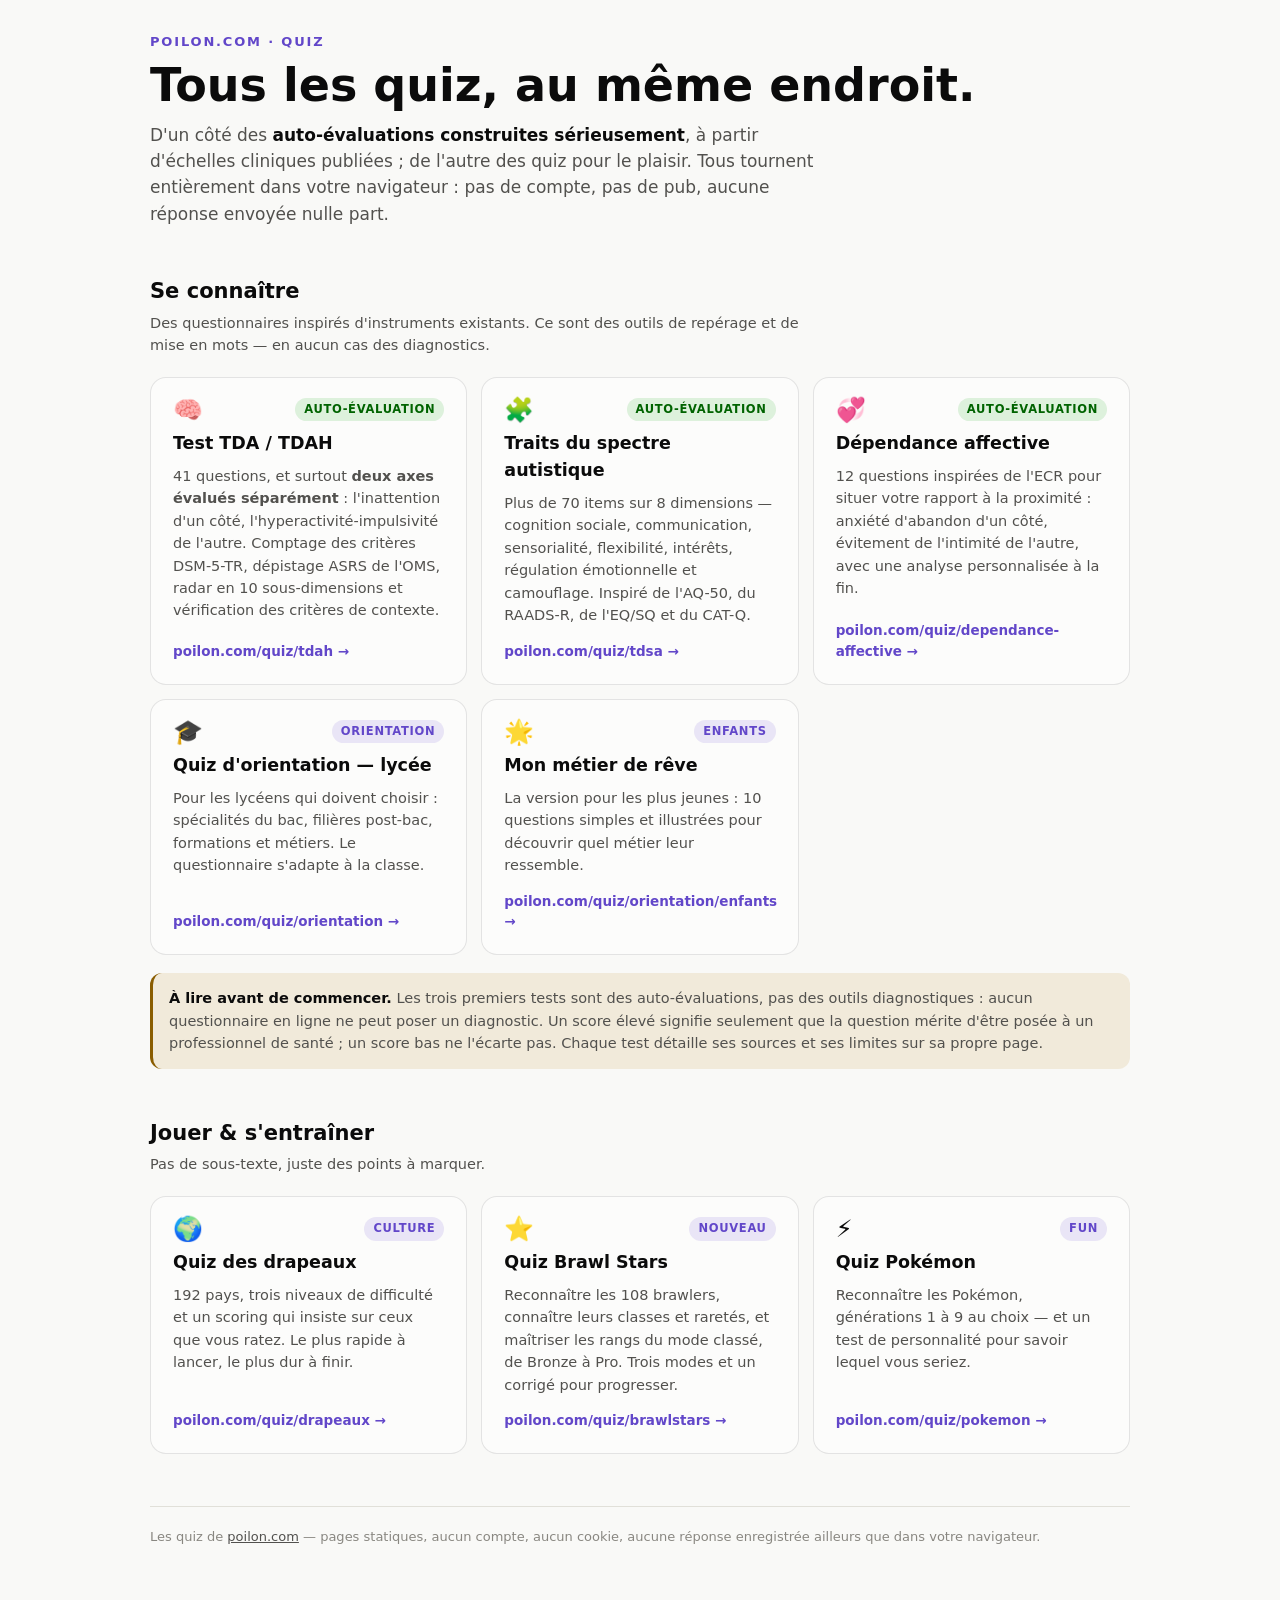
<file: index.html>
<!doctype html>
<html lang="fr">
<head>
<meta charset="utf-8">
<meta name="viewport" content="width=device-width, initial-scale=1">
<title>Les quiz de poilon.com</title>
<meta name="description" content="Tous les quiz et tests de poilon.com au même endroit : TDAH, traits autistiques, dépendance affective, orientation, drapeaux, Pokémon, Brawl Stars. Gratuits, sans inscription, rien n'est envoyé nulle part.">
<meta property="og:title" content="Les quiz de poilon.com">
<meta property="og:description" content="Des auto-évaluations sérieuses et des quiz pour le plaisir. Gratuits, sans inscription, tout se passe dans votre navigateur.">
<meta property="og:type" content="website">
<style>
  :root {
    color-scheme: light;
    --surface-1: #fcfcfb;
    --page: #f9f9f7;
    --ink: #0b0b0b;
    --ink-2: #52514e;
    --muted: #898781;
    --grid: #e1e0d9;
    --ring: rgba(11,11,11,0.10);
    --accent: #6247c9;
    --accent-soft: rgba(98,71,201,0.12);
    --good-text: #006300;
    --good-soft: rgba(12,163,12,0.13);
    --warn-soft: rgba(180,120,10,0.12);
    --warn-text: #8a5d00;
  }
  @media (prefers-color-scheme: dark) {
    :root:where(:not([data-theme="light"])) {
      color-scheme: dark;
      --surface-1: #1a1a19;
      --page: #0d0d0d;
      --ink: #ffffff;
      --ink-2: #c3c2b7;
      --muted: #898781;
      --grid: #2c2c2a;
      --ring: rgba(255,255,255,0.10);
      --accent: #9b86ff;
      --accent-soft: rgba(155,134,255,0.16);
      --good-text: #0ca30c;
      --warn-soft: rgba(235,170,40,0.14);
      --warn-text: #e0a94a;
    }
  }
  :root[data-theme="dark"] {
    color-scheme: dark;
    --surface-1: #1a1a19;
    --page: #0d0d0d;
    --ink: #ffffff;
    --ink-2: #c3c2b7;
    --muted: #898781;
    --grid: #2c2c2a;
    --ring: rgba(255,255,255,0.10);
    --accent: #9b86ff;
    --accent-soft: rgba(155,134,255,0.16);
    --good-text: #0ca30c;
    --warn-soft: rgba(235,170,40,0.14);
    --warn-text: #e0a94a;
  }

  * { margin: 0; box-sizing: border-box; }
  body {
    background: var(--page);
    color: var(--ink);
    font: 16px/1.55 system-ui, -apple-system, "Segoe UI", sans-serif;
    padding: 32px 20px 80px;
  }
  .wrap { max-width: 980px; margin: 0 auto; }

  .kicker {
    font-size: 13px; font-weight: 700; letter-spacing: .14em;
    text-transform: uppercase; color: var(--accent);
  }
  h1 { font-size: clamp(32px, 6vw, 46px); line-height: 1.12; margin: 8px 0 10px; }
  .sub { color: var(--ink-2); max-width: 680px; font-size: 17px; }
  .sub strong { color: var(--ink); }

  h2 { font-size: 21px; margin: 48px 0 4px; }
  .h2sub { color: var(--ink-2); font-size: 14.5px; margin-bottom: 20px; max-width: 680px; }

  .cards { display: grid; grid-template-columns: repeat(auto-fit, minmax(272px, 1fr)); gap: 14px; }
  .card {
    display: flex; flex-direction: column; gap: 8px;
    background: var(--surface-1); border: 1px solid var(--ring);
    border-radius: 16px; padding: 20px 22px 22px;
    text-decoration: none; color: inherit;
    transition: border-color .2s, transform .2s;
  }
  a.card:hover, a.card:focus-visible { border-color: var(--accent); transform: translateY(-2px); }
  a.card:focus-visible { outline: 2px solid var(--accent); outline-offset: 3px; }
  .card .top { display: flex; align-items: center; justify-content: space-between; gap: 10px; }
  .card .emoji { font-size: 24px; line-height: 1; }
  .card h3 { font-size: 17.5px; margin: 0; }
  .card p { color: var(--ink-2); font-size: 14.5px; }
  .card .go { font-size: 13.5px; font-weight: 600; color: var(--accent); margin-top: auto; padding-top: 6px; }

  .badge {
    font-size: 11.5px; font-weight: 700; letter-spacing: .06em; text-transform: uppercase;
    padding: 3px 9px; border-radius: 999px; white-space: nowrap;
    background: var(--accent-soft); color: var(--accent);
  }
  .badge.serieux { background: var(--good-soft); color: var(--good-text); }

  .avert {
    margin-top: 18px; padding: 14px 16px; border-radius: 12px;
    background: var(--warn-soft); border-left: 3px solid var(--warn-text);
    color: var(--ink-2); font-size: 14.5px;
  }
  .avert strong { color: var(--ink); }

  footer { margin-top: 52px; padding-top: 20px; border-top: 1px solid var(--grid); font-size: 13px; color: var(--muted); }
  footer a { color: var(--ink-2); }

  @media (prefers-reduced-motion: reduce) { a.card:hover, a.card:focus-visible { transform: none; } }
</style>
</head>
<body>
<div class="wrap">

  <header>
    <div class="kicker">poilon.com · quiz</div>
    <h1>Tous les quiz, au même endroit.</h1>
    <p class="sub">D'un côté des <strong>auto-évaluations construites sérieusement</strong>, à partir
    d'échelles cliniques publiées ; de l'autre des quiz pour le plaisir. Tous tournent entièrement
    dans votre navigateur : pas de compte, pas de pub, aucune réponse envoyée nulle part.</p>
  </header>

  <h2>Se connaître</h2>
  <p class="h2sub">Des questionnaires inspirés d'instruments existants. Ce sont des outils de
  repérage et de mise en mots — en aucun cas des diagnostics.</p>

  <div class="cards">

    <a class="card" href="./tdah/">
      <div class="top"><span class="emoji">🧠</span><span class="badge serieux">Auto-évaluation</span></div>
      <h3>Test TDA / TDAH</h3>
      <p>41 questions, et surtout <strong>deux axes évalués séparément</strong> : l'inattention d'un
      côté, l'hyperactivité-impulsivité de l'autre. Comptage des critères DSM-5-TR, dépistage ASRS
      de l'OMS, radar en 10 sous-dimensions et vérification des critères de contexte.</p>
      <div class="go">poilon.com/quiz/tdah →</div>
    </a>

    <a class="card" href="./tdsa/">
      <div class="top"><span class="emoji">🧩</span><span class="badge serieux">Auto-évaluation</span></div>
      <h3>Traits du spectre autistique</h3>
      <p>Plus de 70 items sur 8 dimensions — cognition sociale, communication, sensorialité,
      flexibilité, intérêts, régulation émotionnelle et camouflage. Inspiré de l'AQ-50, du RAADS-R,
      de l'EQ/SQ et du CAT-Q.</p>
      <div class="go">poilon.com/quiz/tdsa →</div>
    </a>

    <a class="card" href="./dependance-affective/">
      <div class="top"><span class="emoji">💞</span><span class="badge serieux">Auto-évaluation</span></div>
      <h3>Dépendance affective</h3>
      <p>12 questions inspirées de l'ECR pour situer votre rapport à la proximité : anxiété
      d'abandon d'un côté, évitement de l'intimité de l'autre, avec une analyse personnalisée
      à la fin.</p>
      <div class="go">poilon.com/quiz/dependance-affective →</div>
    </a>

    <a class="card" href="./orientation/">
      <div class="top"><span class="emoji">🎓</span><span class="badge">Orientation</span></div>
      <h3>Quiz d'orientation — lycée</h3>
      <p>Pour les lycéens qui doivent choisir : spécialités du bac, filières post-bac, formations
      et métiers. Le questionnaire s'adapte à la classe.</p>
      <div class="go">poilon.com/quiz/orientation →</div>
    </a>

    <a class="card" href="./orientation/enfants/">
      <div class="top"><span class="emoji">🌟</span><span class="badge">Enfants</span></div>
      <h3>Mon métier de rêve</h3>
      <p>La version pour les plus jeunes : 10 questions simples et illustrées pour découvrir
      quel métier leur ressemble.</p>
      <div class="go">poilon.com/quiz/orientation/enfants →</div>
    </a>

  </div>

  <div class="avert">
    <strong>À lire avant de commencer.</strong> Les trois premiers tests sont des auto-évaluations,
    pas des outils diagnostiques : aucun questionnaire en ligne ne peut poser un diagnostic. Un
    score élevé signifie seulement que la question mérite d'être posée à un professionnel de santé ;
    un score bas ne l'écarte pas. Chaque test détaille ses sources et ses limites sur sa propre page.
  </div>

  <h2>Jouer &amp; s'entraîner</h2>
  <p class="h2sub">Pas de sous-texte, juste des points à marquer.</p>

  <div class="cards">

    <a class="card" href="./drapeaux/">
      <div class="top"><span class="emoji">🌍</span><span class="badge">Culture</span></div>
      <h3>Quiz des drapeaux</h3>
      <p>192 pays, trois niveaux de difficulté et un scoring qui insiste sur ceux que vous ratez.
      Le plus rapide à lancer, le plus dur à finir.</p>
      <div class="go">poilon.com/quiz/drapeaux →</div>
    </a>

    <a class="card" href="./brawlstars/">
      <div class="top"><span class="emoji">⭐</span><span class="badge">Nouveau</span></div>
      <h3>Quiz Brawl Stars</h3>
      <p>Reconnaître les 108 brawlers, connaître leurs classes et raretés, et maîtriser les rangs
      du mode classé, de Bronze à Pro. Trois modes et un corrigé pour progresser.</p>
      <div class="go">poilon.com/quiz/brawlstars →</div>
    </a>

    <a class="card" href="./pokemon/">
      <div class="top"><span class="emoji">⚡</span><span class="badge">Fun</span></div>
      <h3>Quiz Pokémon</h3>
      <p>Reconnaître les Pokémon, générations 1 à 9 au choix — et un test de personnalité
      pour savoir lequel vous seriez.</p>
      <div class="go">poilon.com/quiz/pokemon →</div>
    </a>

  </div>

  <footer>
    Les quiz de <a href="https://poilon.com">poilon.com</a> — pages statiques, aucun compte,
    aucun cookie, aucune réponse enregistrée ailleurs que dans votre navigateur.
  </footer>

</div>
</body>
</html>
</file>
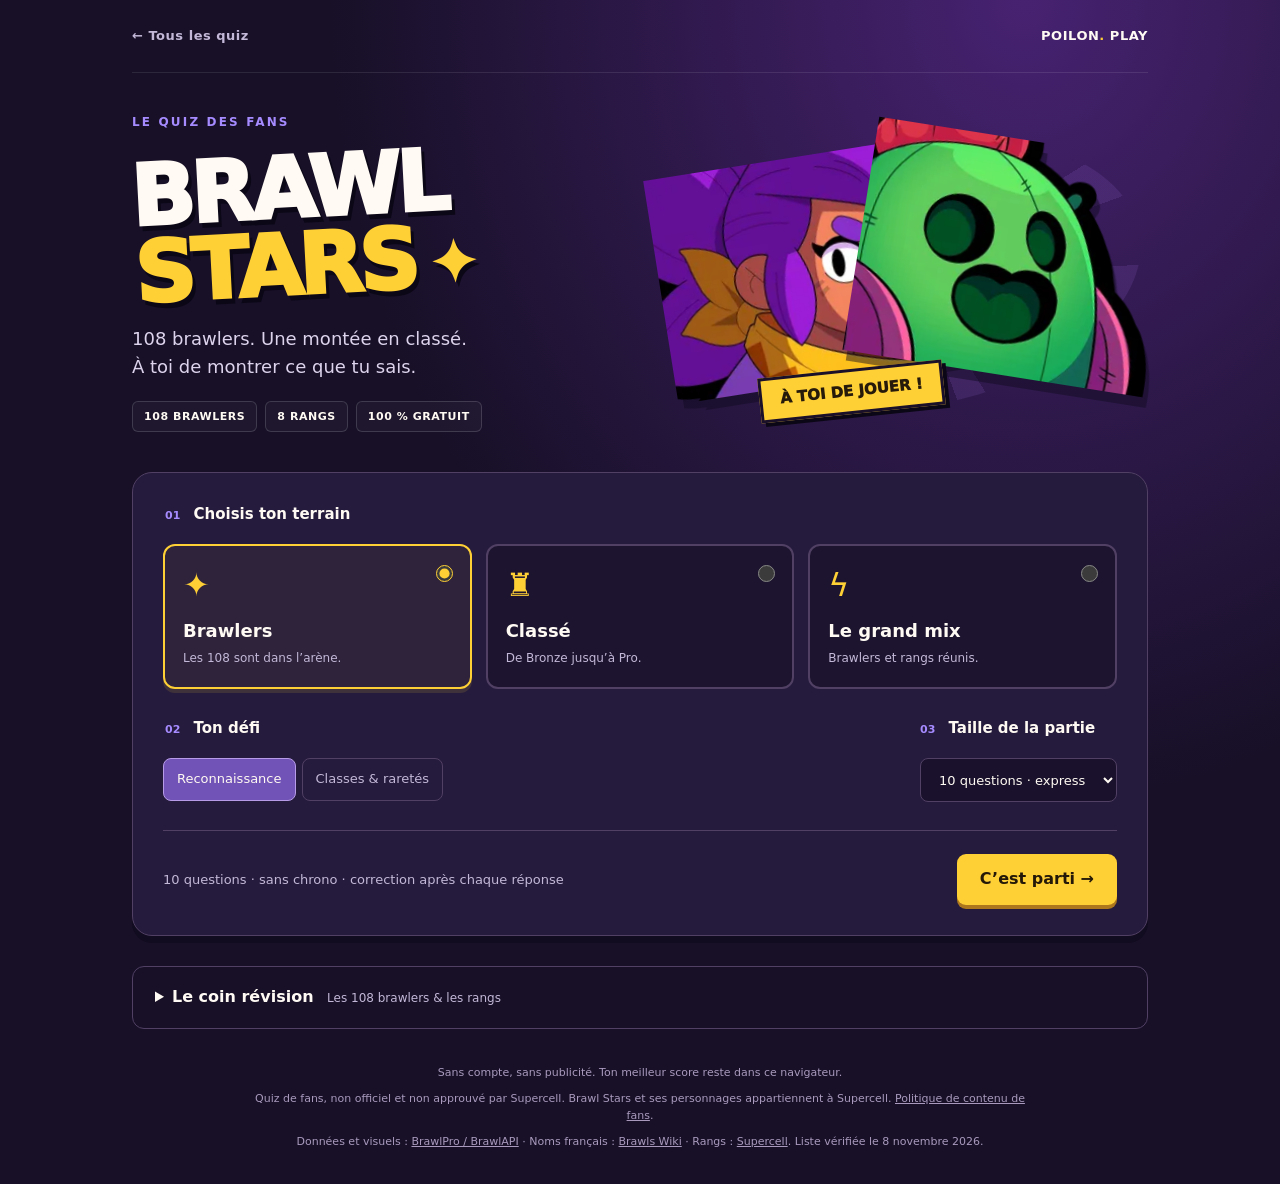
<file: brawlstars/index.html>
<!doctype html>
<html lang="fr">
  <head>
    <meta charset="utf-8" />
    <meta name="viewport" content="width=device-width, initial-scale=1" />
    <title>Quiz Brawl Stars · 108 brawlers & rangs classés</title>
    <meta
      name="description"
      content="Reconnais les 108 brawlers de Brawl Stars, teste tes connaissances sur leurs classes, leurs raretés et les rangs classés. Quiz gratuit en français."
    />
    <meta name="theme-color" content="#211344" />
    <link rel="stylesheet" href="styles.css" />
    <script src="app.js" defer></script>
  </head>
  <body>
    <div class="wrap">
      <header class="topbar">
        <a href="../">← Tous les quiz</a
        ><span>POILON<span class="brand-dot">.</span> PLAY</span>
      </header>
      <main>
        <section id="home" aria-labelledby="home-title">
          <div class="hero">
            <div class="hero-copy">
              <p class="eyebrow">LE QUIZ DES FANS</p>
              <h1 id="home-title">
                BRAWL<span
                  >STARS<span class="title-star" aria-hidden="true"
                    >✦</span
                  ></span
                >
              </h1>
              <p class="intro">
                108 brawlers. Une montée en classé.<br />À toi de montrer ce que
                tu sais.
              </p>
              <div class="hero-tags">
                <span>108 brawlers</span><span>8 rangs</span
                ><span>100 % gratuit</span>
              </div>
            </div>
            <div class="hero-art" aria-hidden="true">
              <div class="orbit"></div>
              <img
                class="hero-brawler hero-left"
                src="assets/16000000.webp"
                alt=""
              /><img
                class="hero-brawler hero-right"
                src="assets/16000005.webp"
                alt=""
              /><span class="art-sticker">À TOI DE JOUER !</span>
            </div>
          </div>
          <form id="setup" class="panel">
            <fieldset>
              <legend><span class="step">01</span> Choisis ton terrain</legend>
              <div class="mode-grid">
                <label class="mode-card"
                  ><input
                    type="radio"
                    name="mode"
                    value="brawlers"
                    checked
                  /><span class="mode-icon" aria-hidden="true">✦</span
                  ><strong>Brawlers</strong
                  ><span>Les 108 sont dans l’arène.</span></label
                >
                <label class="mode-card"
                  ><input type="radio" name="mode" value="ranked" /><span
                    class="mode-icon"
                    aria-hidden="true"
                    >♜</span
                  ><strong>Classé</strong
                  ><span>De Bronze jusqu’à Pro.</span></label
                >
                <label class="mode-card"
                  ><input type="radio" name="mode" value="mixed" /><span
                    class="mode-icon"
                    aria-hidden="true"
                    >ϟ</span
                  ><strong>Le grand mix</strong
                  ><span>Brawlers et rangs réunis.</span></label
                >
              </div>
            </fieldset>
            <div class="settings-row">
              <fieldset id="format-setting">
                <legend><span class="step">02</span> Ton défi</legend>
                <div class="segmented">
                  <label
                    ><input
                      type="radio"
                      name="format"
                      value="portrait"
                      checked
                    /><span>Reconnaissance</span></label
                  ><label
                    ><input type="radio" name="format" value="knowledge" /><span
                      >Classes & raretés</span
                    ></label
                  >
                </div>
              </fieldset>
              <div class="length-setting">
                <label for="length"
                  ><span class="step">03</span> Taille de la partie</label
                ><select id="length" name="length">
                  <option value="10">10 questions · express</option>
                  <option value="20">20 questions · défi</option>
                  <option value="all">Tout le parcours</option>
                </select>
              </div>
            </div>
            <div class="start-row">
              <p id="session-info" aria-live="polite">
                Chargement des brawlers…
              </p>
              <button id="start" class="button primary" type="submit" disabled>
                C’est parti <span aria-hidden="true">→</span>
              </button>
            </div>
            <p id="load-error" role="alert" hidden></p>
          </form>
          <details class="revision">
            <summary>
              Le coin révision <span>Les 108 brawlers & les rangs</span>
            </summary>
            <h2>La montée en classé</h2>
            <p>Du rang le plus bas au plus haut :</p>
            <ol id="rank-ladder" class="rank-ladder"></ol>
            <h2>Tous les brawlers</h2>
            <label class="search-label" for="search"
              >Chercher un nom, une classe ou une rareté</label
            ><input
              id="search"
              type="search"
              placeholder="Corbac, Léon, tank…"
              autocomplete="off"
            />
            <p id="roster-count" aria-live="polite"></p>
            <div id="roster" class="roster"></div>
          </details>
        </section>
        <section id="game" hidden aria-labelledby="question-title">
          <div class="game-top">
            <button id="quit" class="text-button" type="button">
              ← Quitter la partie</button
            ><span id="game-mode" class="pill"></span>
          </div>
          <div class="stats">
            <span id="progress-label"></span><span id="score"></span>
          </div>
          <progress
            id="progress"
            value="0"
            max="10"
            aria-label="Questions terminées"
          ></progress>
          <div class="panel question-panel">
            <p id="question-category" class="eyebrow"></p>
            <div id="portrait-frame" class="portrait-frame" hidden>
              <img
                id="portrait"
                alt="Brawler mystère à reconnaître"
                width="250"
                height="220"
              />
              <p id="image-error" hidden>
                Le visuel n’a pas pu être chargé. Tu peux passer cette question.
              </p>
            </div>
            <h2 id="question-title" tabindex="-1"></h2>
            <p id="question-hint" class="muted"></p>
            <div id="answers" class="answers"></div>
            <div id="feedback" class="feedback" role="status" hidden></div>
            <div class="question-actions">
              <button id="skip" class="text-button" type="button">
                Je ne sais pas</button
              ><button id="next" class="button primary" type="button" hidden>
                Question suivante →
              </button>
            </div>
          </div>
          <p class="keyboard-hint">
            Au clavier : 1, 2, 3 ou 4 pour répondre · Entrée pour continuer
          </p>
        </section>
        <section
          id="results"
          class="panel results"
          hidden
          aria-labelledby="results-title"
        >
          <p class="eyebrow">FIN DE PARTIE</p>
          <div class="result-star" aria-hidden="true">★</div>
          <h2 id="results-title" tabindex="-1"></h2>
          <p id="result-score" class="result-score"></p>
          <p id="result-message"></p>
          <p id="record" class="muted"></p>
          <div id="breakdown" class="breakdown"></div>
          <div class="result-actions">
            <button id="replay" class="button primary" type="button">
              Rejouer ↻</button
            ><button id="retry" class="button secondary" type="button" hidden>
              Revoir mes erreurs</button
            ><button id="menu" class="text-button" type="button">
              Changer de mode
            </button>
          </div>
          <details id="review">
            <summary>Voir le corrigé de ma partie</summary>
            <ol id="review-list"></ol>
          </details>
        </section>
        <noscript
          ><p class="panel">
            Active JavaScript pour jouer à ce quiz.
          </p></noscript
        >
      </main>
      <footer>
        <p>
          Sans compte, sans publicité. Ton meilleur score reste dans ce
          navigateur.
        </p>
        <p>
          Quiz de fans, non officiel et non approuvé par Supercell. Brawl Stars
          et ses personnages appartiennent à Supercell.
          <a href="https://supercell.com/en/fan-content-policy/fr/"
            >Politique de contenu de fans</a
          >.
        </p>
        <p>
          Données et visuels :
          <a href="https://brawlpro.app/fr/brawlers/">BrawlPro / BrawlAPI</a> ·
          Noms français :
          <a href="https://brawls.wiki/fr/brawlers/">Brawls Wiki</a> · Rangs :
          <a
            href="https://supercell.com/en/games/brawlstars/blog/news/ranked-is-dead-and-ranked-is-back/"
            >Supercell</a
          >. Liste vérifiée le 8 novembre 2026.
        </p>
      </footer>
    </div>
  </body>
</html>
</file>
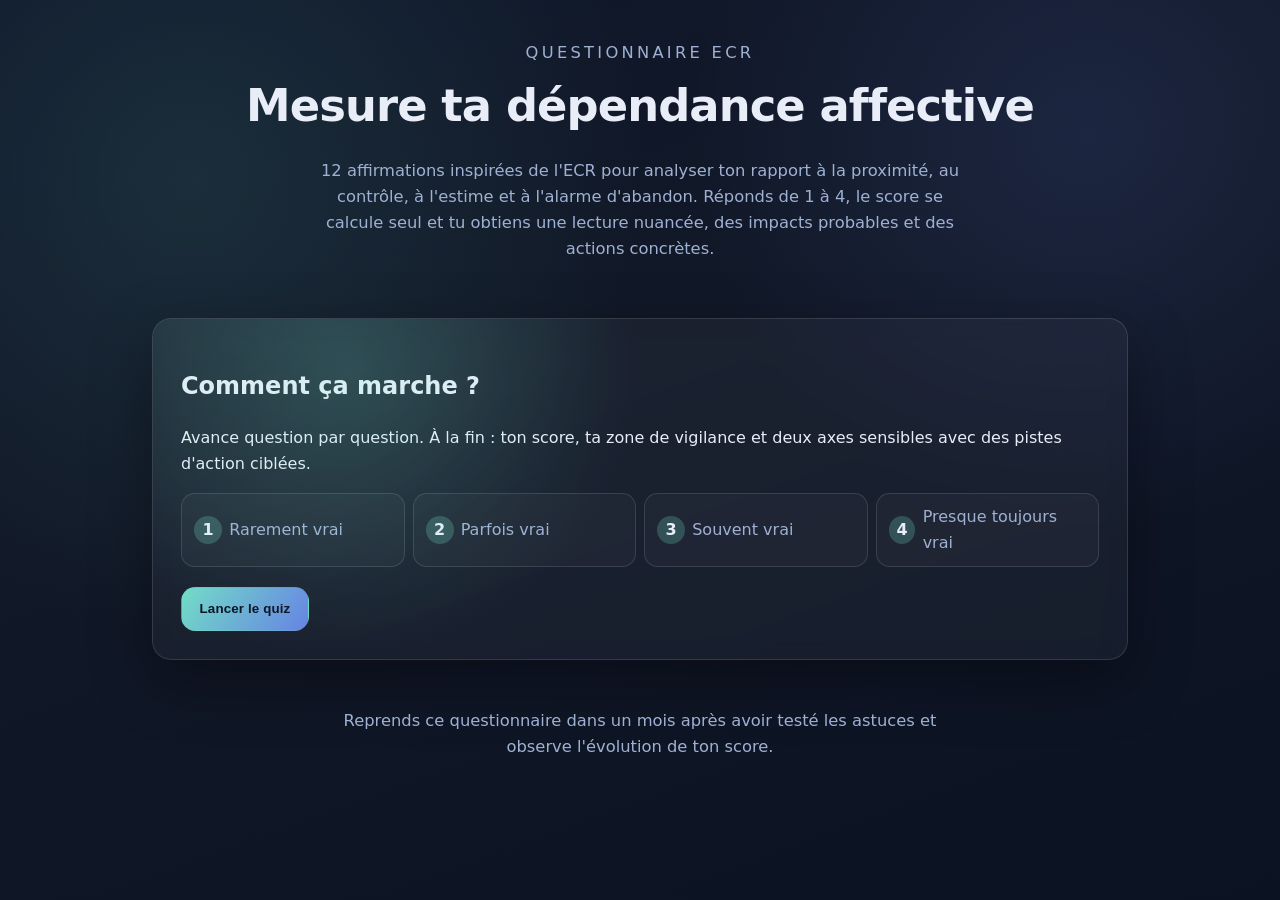
<file: dependance-affective/index.html>
<!DOCTYPE html>
<html lang="fr">
  <head>
    <meta charset="UTF-8" />
    <meta name="viewport" content="width=device-width, initial-scale=1.0" />
    <title>Quiz ECR · Dépendance affective</title>
    <link rel="stylesheet" href="styles.css" />
  </head>
  <body>
    <header class="hero">
      <p class="eyebrow">Questionnaire ECR</p>
      <h1>Mesure ta dépendance affective</h1>
      <p>
        12 affirmations inspirées de l'ECR pour analyser ton rapport à la proximité, au contrôle, à l'estime et à l'alarme d'abandon. Réponds de 1 à 4, le score se calcule seul et tu obtiens une lecture nuancée, des impacts probables et des actions concrètes.
      </p>
    </header>

    <main class="grid">
      <section class="card intro" id="introCard">
        <h2>Comment ça marche&nbsp;?</h2>
        <p>Avance question par question. À la fin&nbsp;: ton score, ta zone de vigilance et deux axes sensibles avec des pistes d'action ciblées.</p>
        <div class="key">
          <div class="key-item"><span>1</span> Rarement vrai</div>
          <div class="key-item"><span>2</span> Parfois vrai</div>
          <div class="key-item"><span>3</span> Souvent vrai</div>
          <div class="key-item"><span>4</span> Presque toujours vrai</div>
        </div>
        <button class="btn primary" id="startBtn" type="button">Lancer le quiz</button>
      </section>

      <section class="card question" id="quizCard" hidden>
        <div class="progress">
          <div class="progress-track"><div class="progress-bar" id="progressBar"></div></div>
          <span class="progress-label" id="progressLabel">Question 1/12</span>
        </div>
        <p class="eyebrow" id="questionNumber">Question 1</p>
        <h2 id="questionText"></h2>
        <p class="micro" id="questionHint"></p>
        <div class="options" id="options"></div>
        <div class="actions">
          <button class="btn ghost" id="prevBtn" type="button">Précédent</button>
          <button class="btn primary" id="nextBtn" type="button" disabled>Question suivante</button>
        </div>
      </section>

      <section class="card results" id="resultCard" hidden>
        <p class="eyebrow">Résultat</p>
        <h2>Ton analyse personnalisée</h2>
        <div class="score-box">
          <div class="score-main">
            <span class="label">Score</span>
            <div class="value"><span id="scoreValue">0</span>/<span id="scoreMax">48</span></div>
          </div>
          <div class="badge" id="scoreBadge">Base sécure</div>
        </div>
        <p class="micro" id="rangeSummary"></p>

        <div class="pill-row" id="pillRow"></div>

        <h3>Conséquences probables</h3>
        <ul class="bullets" id="consequenceList"></ul>

        <h3>Actions ciblées</h3>
        <ul class="bullets" id="tipList"></ul>

        <h3>Ressources pour aller plus loin</h3>
        <ul class="bullets">
          <li><a href="https://en.wikipedia.org/wiki/Attachment_theory" target="_blank" rel="noreferrer">Wikipedia · Attachment theory</a> — panorama complet des styles d'attachement.</li>
          <li><a href="https://www.simplypsychology.org/attachment.html" target="_blank" rel="noreferrer">SimplyPsychology · Attachment</a> — synthèse claire des styles et de leurs effets en adulte.</li>
          <li><a href="https://en.wikipedia.org/wiki/Codependency" target="_blank" rel="noreferrer">Wikipedia · Codependency</a> — repères sur la dépendance affective et les stratégies de sortie.</li>
        </ul>

        <h3>Zones sensibles prioritaires</h3>
        <div class="insights" id="themeInsights"></div>

        <h3>Quand consulter&nbsp;?</h3>
        <ul class="bullets">
          <li>Si l'angoisse relationnelle envahit ton quotidien (sommeil, concentration, crises).</li>
          <li>Si tes stratégies (contrôle, hyper-messages, retrait) créent des conflits répétés.</li>
          <li>Si tu n'arrives plus à diversifier tes appuis et que tout repose sur une seule personne.</li>
        </ul>

        <button class="btn primary" id="restartBtn" type="button">Reprendre le quiz</button>
      </section>
    </main>

    <footer class="hero">
      <p>Reprends ce questionnaire dans un mois après avoir testé les astuces et observe l'évolution de ton score.</p>
    </footer>

    <script>
      const questions = [
        {
          text: "Je me sens en sécurité quand mes proches sont physiquement ou émotionnellement proches de moi.",
          hint: "Mesure ton besoin de proximité pour te rassurer.",
          theme: "proximite"
        },
        {
          text: "Je crains souvent qu'on m'abandonne quand quelqu'un ne répond pas rapidement.",
          hint: "Surévaluation des signes de distance ou de silence.",
          theme: "anxiete"
        },
        {
          text: "Je reformule mentalement chaque interaction pour vérifier si j'ai blessé l'autre.",
          hint: "Rumination et peur de blesser: attachement anxieux.",
          theme: "anxiete"
        },
        {
          text: "Je me sens incomplet·e sans approbation explicite de ceux que j'aime.",
          hint: "Estime régulée par l'autre.",
          theme: "estime"
        },
        {
          text: "Quand je sens la distance monter, je multiplie les messages ou les preuves d'amour.",
          hint: "Stratégies protestataires typiques.",
          theme: "controle"
        },
        {
          text: "Je me dévalorise vite si l'autre ne remarque pas mes efforts.",
          hint: "Dépendance narcissique et validation externe.",
          theme: "estime"
        },
        {
          text: "Je me surprends à surveiller les réseaux sociaux de mes proches pour me rassurer.",
          hint: "Contrôle numérique comme régulation.",
          theme: "controle"
        },
        {
          text: "Il m'est difficile de demander de l'aide à d'autres que mon/ma partenaire.",
          hint: "Soutien centré sur une seule figure.",
          theme: "fusion"
        },
        {
          text: "Je préfère savoir exactement où et avec qui est l'autre pour me sentir calme.",
          hint: "Besoin de contrôle de l'agenda.",
          theme: "controle"
        },
        {
          text: "Quand l'autre prend de la distance, j'imagine rapidement un rejet durable.",
          hint: "Catastrophisation de la distance.",
          theme: "anxiete"
        },
        {
          text: "J'ai du mal à poser mes propres limites par peur de déplaire.",
          hint: "Limites floues, risque de fusion.",
          theme: "fusion"
        },
        {
          text: "Je peux retarder ou annuler mes projets personnels pour rester disponible.",
          hint: "Sacrifice personnel pour maintenir le lien.",
          theme: "proximite"
        }
      ];

      const ranges = [
        {
          id: "secure",
          min: 12,
          max: 20,
          label: "Base sécure",
          summary: "Tu tolères la distance, utilises plusieurs appuis et régules ton alarme sans hyperactivation.",
          consequences: [
            "Bonne flexibilité relationnelle et autonomie préservée.",
            "Les silences ou délais ne déclenchent pas de scénarios catastrophes.",
            "Capacité à demander et recevoir du soutien sans culpabilité."
          ],
          tips: [
            "Continue à diversifier tes appuis et ritualiser des temps de connexion.",
            "Expose clairement tes besoins pour maintenir la clarté relationnelle.",
            "Repère ce qui nourrit ta sécurité et protège ces routines."
          ]
        },
        {
          id: "sensible",
          min: 21,
          max: 28,
          label: "Sensibilité accrue",
          summary: "Tu oscilles entre confiance et crainte ; l'alarme s'active quand la disponibilité baisse.",
          consequences: [
            "Vérifications ponctuelles, besoin de réassurance sur la disponibilité.",
            "Possibles tensions si l'autre ne rassure pas assez vite.",
            "Estime qui fluctue selon les retours reçus."
          ],
          tips: [
            "Contractualise la disponibilité (heures de réponse, moments dédiés).",
            "Pause de 90 secondes respiration avant toute relance impulsive.",
            "Note tes scénarios d'abandon et confronte-les aux faits."
          ]
        },
        {
          id: "vigilant",
          min: 29,
          max: 36,
          label: "Vigilance élevée",
          summary: "Hypervigilance aux signaux de distance, validation externe fréquente, contrôle accru.",
          consequences: [
            "Messages ou vérifications répétées, monitoring numérique.",
            "Difficulté à poser des limites personnelles par peur de perdre le lien.",
            "Fatigue émotionnelle et tensions si l'autre prend de l'autonomie."
          ],
          tips: [
            "Planifie des moments d'auto-apaisement avant toute vérification.",
            "Élargis le cercle de soutien (amis, famille, pro) sur des demandes concrètes.",
            "Clarifie tes limites et communique-les sans t'excuser."
          ]
        },
        {
          id: "hyper",
          min: 37,
          max: 48,
          label: "Hyper-activation",
          summary: "Ton système d'alarme fonctionne en continu : peur de rejet, contrôle, fusion ou sacrifice personnel.",
          consequences: [
            "Hyperactivation (relances, surveillance, annulation de projets).",
            "Estime fortement dépendante des retours de l'autre.",
            "Risque d'épuisement et de conflits répétés."
          ],
          tips: [
            "Construis un trio d'appuis et répartis tes demandes (émotionnel, pratique, partage).",
            "Utilise un script de demande rassurante sans contrôle (ex : « Je ressens du stress, peux-tu me répondre ce soir ? »).",
            "Programme des rituels d'auto-apaisement quotidien (respiration, mouvement, écriture).",
            "Envisage un accompagnement pro pour sécuriser l'attachement et revisiter les modèles internes."
          ]
        }
      ];

      const themes = {
        anxiete: {
          label: "Alarme d'abandon",
          insights: [
            "Surveillance des signaux faibles (silence, délai) et scénarios catastrophes.",
            "Pics d'émotion rapides suivis de ruminations ou de demandes répétées."
          ],
          actions: [
            "Mettre en place des délais de réponse clairs et partagés.",
            "Respiration/grounding avant toute relance ou vérification.",
            "Recadrer les pensées automatiques par un check factuel (evidence log)."
          ]
        },
        controle: {
          label: "Besoin de contrôle",
          insights: [
            "Monitorings numériques ou besoin de connaître l'agenda de l'autre pour se calmer.",
            "Difficulté à tolérer l'incertitude entre deux contacts."
          ],
          actions: [
            "Remplacer le contrôle par des rendez-vous de connexion planifiés.",
            "Identifier un signe de sécurité interne (ancrage corporel, respiration).",
            "Limiter les vérifications à des fenêtres définies (hygiene numérique)."
          ]
        },
        estime: {
          label: "Estime externalisée",
          insights: [
            "Estime personnelle dépendante des retours ou validations explicites.",
            "Peur de déplaire, besoin de preuves récurrentes."],
          actions: [
            "Demander un feedback positif hebdomadaire à un proche choisi.",
            "Lister tes apports (compétences, qualités) et les verbaliser une fois par jour.",
            "Différencier: ce qui t'appartient vs ce qui appartient à l'autre dans une critique."
          ]
        },
        proximite: {
          label: "Recherche de proximité",
          insights: [
            "Apaisement principalement via la présence ou les signes explicites de lien.",
            "Sacrifices ou ajustements fréquents pour maintenir la disponibilité."
          ],
          actions: [
            "Ritualiser des moments de connexion courts mais réguliers.",
            "Maintenir des activités personnelles non négociables (pilier d'autonomie).",
            "Co-construire un langage de reassurance (gestes, mots, timing)."
          ]
        },
        fusion: {
          label: "Fusion / limites",
          insights: [
            "Limites floues, peur d'affirmer tes besoins, délégation de décisions.",
            "Dépendance à une seule figure d'attachement."
          ],
          actions: [
            "Énoncer une limite par jour (horaire, besoin) et la maintenir.",
            "Diversifier les appuis pour réduire la charge sur une personne.",
            "Chercher un feedback externe lorsque tu poses une limite pour renforcer ta légitimité."
          ]
        }
      };

      const startBtn = document.getElementById('startBtn');
      const introCard = document.getElementById('introCard');
      const quizCard = document.getElementById('quizCard');
      const resultCard = document.getElementById('resultCard');
      const questionNumber = document.getElementById('questionNumber');
      const questionText = document.getElementById('questionText');
      const questionHint = document.getElementById('questionHint');
      const optionsContainer = document.getElementById('options');
      const prevBtn = document.getElementById('prevBtn');
      const nextBtn = document.getElementById('nextBtn');
      const progressBar = document.getElementById('progressBar');
      const progressLabel = document.getElementById('progressLabel');
      const scoreValue = document.getElementById('scoreValue');
      const scoreMax = document.getElementById('scoreMax');
      const scoreBadge = document.getElementById('scoreBadge');
      const rangeSummary = document.getElementById('rangeSummary');
      const consequenceList = document.getElementById('consequenceList');
      const tipList = document.getElementById('tipList');
      const restartBtn = document.getElementById('restartBtn');
      const pillRow = document.getElementById('pillRow');
      const themeInsights = document.getElementById('themeInsights');

      let currentIndex = 0;
      let answers = Array(questions.length).fill(null);
      scoreMax.textContent = questions.length * 4;

      function startQuiz() {
        introCard.hidden = true;
        resultCard.hidden = true;
        quizCard.hidden = false;
        currentIndex = 0;
        answers = Array(questions.length).fill(null);
        renderQuestion();
      }

      function renderQuestion() {
        const q = questions[currentIndex];
        questionNumber.textContent = `Question ${currentIndex + 1}`;
        questionText.textContent = q.text;
        questionHint.textContent = q.hint;
        progressLabel.textContent = `Question ${currentIndex + 1}/${questions.length}`;
        const progress = ((currentIndex) / questions.length) * 100;
        progressBar.style.width = `${progress}%`;

        optionsContainer.innerHTML = '';
        for (let value = 1; value <= 4; value++) {
          const label = document.createElement('label');
          const input = document.createElement('input');
          input.type = 'radio';
          input.name = `q${currentIndex}`;
          input.value = value;
          input.checked = answers[currentIndex] === value;
          input.addEventListener('change', () => {
            answers[currentIndex] = value;
            nextBtn.disabled = false;
          });
          const span = document.createElement('span');
          span.textContent = value;
          label.appendChild(input);
          label.appendChild(span);
          optionsContainer.appendChild(label);
        }

        prevBtn.disabled = currentIndex === 0;
        nextBtn.textContent = currentIndex === questions.length - 1 ? 'Voir le résultat' : 'Question suivante';
        nextBtn.disabled = answers[currentIndex] === null;
      }

      function showResults() {
        const total = answers.reduce((sum, v) => sum + (v || 0), 0);
        const selectedRange = ranges.find(r => total >= r.min && total <= r.max) || ranges[ranges.length - 1];

        scoreValue.textContent = total;
        scoreBadge.textContent = selectedRange.label;
        scoreBadge.className = `badge ${selectedRange.id}`;
        rangeSummary.textContent = selectedRange.summary;

        pillRow.innerHTML = '';
        ranges.forEach(r => {
          const pill = document.createElement('div');
          pill.className = 'pill';
          pill.textContent = `${r.min}-${r.max} · ${r.label}`;
          if (selectedRange.id === r.id) pill.classList.add('active');
          pillRow.appendChild(pill);
        });

        consequenceList.innerHTML = '';
        selectedRange.consequences.forEach(item => {
          const li = document.createElement('li');
          li.textContent = item;
          consequenceList.appendChild(li);
        });

        tipList.innerHTML = '';
        selectedRange.tips.forEach(item => {
          const li = document.createElement('li');
          li.textContent = item;
          tipList.appendChild(li);
        });

        // Insights par thème
        const themeScores = {};
        questions.forEach((q, idx) => {
          const val = answers[idx] || 0;
          themeScores[q.theme] = (themeScores[q.theme] || 0) + val;
        });

        const sortedThemes = Object.entries(themeScores)
          .sort((a, b) => b[1] - a[1])
          .slice(0, 2);

        themeInsights.innerHTML = '';
        sortedThemes.forEach(([key, val]) => {
          const data = themes[key];
          if (!data) return;
          const box = document.createElement('div');
          box.className = 'insight-box';
          const title = document.createElement('h4');
          title.textContent = `${data.label} · ${val} pts`;
          const insList = document.createElement('ul');
          data.insights.forEach(text => {
            const li = document.createElement('li');
            li.textContent = text;
            insList.appendChild(li);
          });
          const actTitle = document.createElement('p');
          actTitle.className = 'micro';
          actTitle.textContent = 'Actions suggérées :';
          const actList = document.createElement('ul');
          data.actions.forEach(text => {
            const li = document.createElement('li');
            li.textContent = text;
            actList.appendChild(li);
          });
          box.appendChild(title);
          box.appendChild(insList);
          box.appendChild(actTitle);
          box.appendChild(actList);
          themeInsights.appendChild(box);
        });

        progressBar.style.width = '100%';
        progressLabel.textContent = 'Terminé';
        quizCard.hidden = true;
        resultCard.hidden = false;
      }

      function goNext() {
        if (answers[currentIndex] === null) return;
        if (currentIndex === questions.length - 1) {
          showResults();
        } else {
          currentIndex += 1;
          renderQuestion();
        }
      }

      function goPrev() {
        if (currentIndex === 0) return;
        currentIndex -= 1;
        renderQuestion();
      }

      function restartQuiz() {
        introCard.hidden = false;
        quizCard.hidden = true;
        resultCard.hidden = true;
        currentIndex = 0;
        answers = Array(questions.length).fill(null);
      }

      function handleKeydown(event) {
        const isQuizVisible = !quizCard.hidden;
        const isResultVisible = !resultCard.hidden;

        if (isQuizVisible && ['1', '2', '3', '4'].includes(event.key)) {
          const targetValue = event.key;
          const input = optionsContainer.querySelector(`input[value=\"${targetValue}\"]`);
          if (input) {
            input.click();
          }
        }

        if (event.key === 'Enter') {
          if (isQuizVisible && !nextBtn.disabled) {
            goNext();
          } else if (isResultVisible) {
            restartQuiz();
          }
        }
      }

      startBtn.addEventListener('click', startQuiz);
      nextBtn.addEventListener('click', goNext);
      prevBtn.addEventListener('click', goPrev);
      restartBtn.addEventListener('click', restartQuiz);
      document.addEventListener('keydown', handleKeydown);
    </script>
  </body>
</html>
</file>
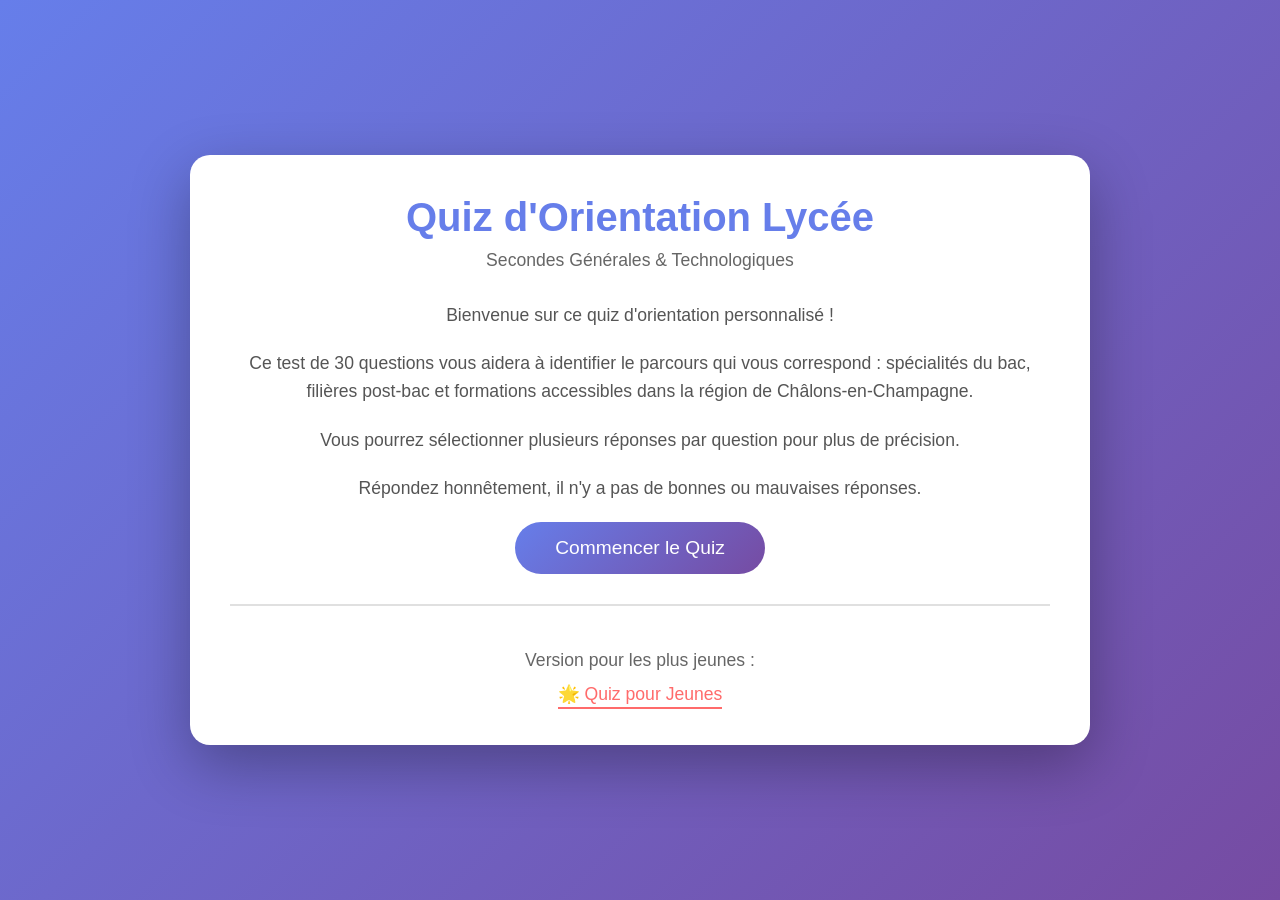
<file: orientation/index.html>
<!DOCTYPE html>
<html lang="fr">
<head>
    <meta charset="UTF-8">
    <meta name="viewport" content="width=device-width, initial-scale=1.0">
    <title>Quiz d'Orientation - Lycée Seconde</title>
    <style>
        * {
            margin: 0;
            padding: 0;
            box-sizing: border-box;
        }

        body {
            font-family: 'Segoe UI', Tahoma, Geneva, Verdana, sans-serif;
            background: linear-gradient(135deg, #667eea 0%, #764ba2 100%);
            min-height: 100vh;
            display: flex;
            justify-content: center;
            align-items: center;
            padding: 20px;
        }

        .container {
            background: white;
            border-radius: 20px;
            box-shadow: 0 20px 60px rgba(0,0,0,0.3);
            max-width: 900px;
            width: 100%;
            padding: 40px;
        }

        h1 {
            color: #667eea;
            text-align: center;
            margin-bottom: 10px;
            font-size: 2.5em;
        }

        .subtitle {
            text-align: center;
            color: #666;
            margin-bottom: 30px;
            font-size: 1.1em;
        }

        .welcome-screen, .class-selection-screen, .quiz-screen, .result-screen {
            display: none;
        }

        .welcome-screen.active, .class-selection-screen.active, .quiz-screen.active, .result-screen.active {
            display: block;
        }

        .class-options {
            display: grid;
            gap: 20px;
            margin: 30px 0;
        }

        .class-card {
            background: linear-gradient(135deg, #f8f9fa 0%, #e9ecef 100%);
            border: 3px solid #e0e0e0;
            padding: 25px;
            border-radius: 15px;
            cursor: pointer;
            transition: all 0.4s cubic-bezier(0.4, 0, 0.2, 1);
            text-align: center;
        }

        .class-card:hover {
            border-color: #667eea;
            background: linear-gradient(135deg, #f0f4ff 0%, #e8ecff 100%);
            transform: translateY(-5px);
            box-shadow: 0 10px 30px rgba(102, 126, 234, 0.2);
        }

        .class-card.selected {
            border-color: #667eea;
            background: linear-gradient(135deg, #667eea 0%, #764ba2 100%);
            color: white;
            transform: scale(1.03);
            box-shadow: 0 15px 40px rgba(102, 126, 234, 0.4);
        }

        .class-card h3 {
            margin-bottom: 10px;
            font-size: 1.4em;
        }

        .class-card p {
            font-size: 0.95em;
            opacity: 0.9;
        }

        .class-card.selected h3,
        .class-card.selected p {
            color: white;
        }

        .welcome-content {
            text-align: center;
        }

        .welcome-content p {
            margin: 20px 0;
            line-height: 1.6;
            color: #555;
            font-size: 1.1em;
        }

        .btn {
            background: linear-gradient(135deg, #667eea 0%, #764ba2 100%);
            color: white;
            border: none;
            padding: 15px 40px;
            font-size: 1.2em;
            border-radius: 50px;
            cursor: pointer;
            transition: transform 0.3s, box-shadow 0.3s;
            margin: 20px auto;
            display: block;
        }

        .btn:hover {
            transform: translateY(-2px);
            box-shadow: 0 10px 25px rgba(102, 126, 234, 0.4);
        }

        .progress-bar {
            width: 100%;
            height: 8px;
            background: #e0e0e0;
            border-radius: 10px;
            margin-bottom: 30px;
            overflow: hidden;
        }

        .progress-fill {
            height: 100%;
            background: linear-gradient(90deg, #667eea 0%, #764ba2 100%);
            transition: width 0.3s ease;
            border-radius: 10px;
        }

        .question-counter {
            text-align: center;
            color: #667eea;
            font-weight: bold;
            margin-bottom: 20px;
            font-size: 1.1em;
        }

        .question {
            margin-bottom: 30px;
        }

        .question h2 {
            color: #333;
            margin-bottom: 25px;
            font-size: 1.5em;
            line-height: 1.4;
        }

        .answers {
            display: grid;
            gap: 15px;
        }

        .answer {
            background: #f8f9fa;
            border: 2px solid #e0e0e0;
            padding: 20px;
            border-radius: 12px;
            cursor: pointer;
            transition: all 0.3s cubic-bezier(0.4, 0, 0.2, 1);
            font-size: 1.05em;
            display: flex;
            align-items: center;
            gap: 15px;
            position: relative;
            overflow: hidden;
        }

        .answer::before {
            content: '';
            width: 22px;
            height: 22px;
            border: 2px solid #667eea;
            border-radius: 4px;
            flex-shrink: 0;
            transition: all 0.3s;
            background: white;
        }

        .answer:hover {
            border-color: #667eea;
            background: #f0f4ff;
            transform: translateX(5px);
            box-shadow: 0 4px 12px rgba(102, 126, 234, 0.15);
        }

        .answer.selected {
            border-color: #667eea;
            background: linear-gradient(135deg, #667eea 0%, #764ba2 100%);
            color: white;
            font-weight: 500;
        }

        .answer.selected::before {
            background: white;
            border-color: white;
            content: '✓';
            display: flex;
            align-items: center;
            justify-content: center;
            color: #667eea;
            font-weight: bold;
            font-size: 16px;
        }

        @keyframes checkmark {
            0% { transform: scale(0); }
            50% { transform: scale(1.2); }
            100% { transform: scale(1); }
        }

        .answer.selected::before {
            animation: checkmark 0.3s ease;
        }

        .navigation {
            display: flex;
            justify-content: space-between;
            margin-top: 30px;
        }

        .btn-nav {
            background: #667eea;
            color: white;
            border: none;
            padding: 12px 30px;
            border-radius: 25px;
            cursor: pointer;
            font-size: 1em;
            transition: all 0.3s;
        }

        .btn-nav:hover:not(:disabled) {
            background: #764ba2;
            transform: translateY(-2px);
        }

        .btn-nav:disabled {
            background: #ccc;
            cursor: not-allowed;
        }

        .result-screen h2 {
            color: #667eea;
            text-align: center;
            margin-bottom: 20px;
            font-size: 2em;
        }

        .result-content {
            background: #f8f9fa;
            padding: 30px;
            border-radius: 15px;
            margin: 20px 0;
        }

        .result-content h3 {
            color: #764ba2;
            margin-bottom: 15px;
            font-size: 1.8em;
        }

        .result-content h4 {
            color: #667eea;
            margin-top: 25px;
            margin-bottom: 15px;
            font-size: 1.3em;
        }

        .result-content p {
            line-height: 1.8;
            color: #555;
            margin-bottom: 15px;
            font-size: 1.05em;
        }

        .result-content ul {
            margin: 15px 0;
            padding-left: 25px;
        }

        .result-content li {
            margin: 10px 0;
            color: #555;
            line-height: 1.6;
        }

        .specialties-box {
            background: linear-gradient(135deg, #f0f4ff 0%, #e8ecff 100%);
            padding: 20px;
            border-radius: 12px;
            margin: 20px 0;
            border-left: 4px solid #667eea;
        }

        .schools-box {
            background: #fff;
            border: 2px solid #e0e0e0;
            padding: 20px;
            border-radius: 12px;
            margin: 15px 0;
        }

        .schools-box h5 {
            color: #764ba2;
            margin-bottom: 12px;
            font-size: 1.1em;
        }

        .school-item {
            margin: 10px 0;
            padding: 10px;
            background: #f8f9fa;
            border-radius: 8px;
        }

        .school-name {
            font-weight: bold;
            color: #333;
        }

        .school-info {
            font-size: 0.95em;
            color: #666;
            margin-top: 5px;
        }

        .skills-tags {
            display: flex;
            flex-wrap: wrap;
            gap: 10px;
            margin-top: 15px;
        }

        .tag {
            background: linear-gradient(135deg, #667eea 0%, #764ba2 100%);
            color: white;
            padding: 8px 16px;
            border-radius: 20px;
            font-size: 0.9em;
        }

        .pathway-box {
            background: linear-gradient(135deg, #fff5e6 0%, #ffe6cc 100%);
            padding: 20px;
            border-radius: 12px;
            margin: 20px 0;
            border-left: 4px solid #ff9800;
        }

        @media (max-width: 600px) {
            .container {
                padding: 20px;
            }

            h1 {
                font-size: 1.8em;
            }

            .question h2 {
                font-size: 1.2em;
            }
        }
    </style>
</head>
<body>
    <div class="container">
        <div class="welcome-screen active">
            <h1>Quiz d'Orientation Lycée</h1>
            <p class="subtitle">Secondes Générales & Technologiques</p>
            <div class="welcome-content">
                <p>Bienvenue sur ce quiz d'orientation personnalisé !</p>
                <p>Ce test de 30 questions vous aidera à identifier le parcours qui vous correspond : spécialités du bac, filières post-bac et formations accessibles dans la région de Châlons-en-Champagne.</p>
                <p>Vous pourrez sélectionner plusieurs réponses par question pour plus de précision.</p>
                <p>Répondez honnêtement, il n'y a pas de bonnes ou mauvaises réponses.</p>
                <button class="btn" onclick="goToClassSelection()">Commencer le Quiz</button>
                <div style="text-align: center; margin-top: 30px; padding-top: 20px; border-top: 2px solid #e0e0e0;">
                    <p style="color: #666; margin-bottom: 10px;">Version pour les plus jeunes :</p>
                    <a href="enfants/" style="color: #ff6b6b; font-size: 1.1em; text-decoration: none; border-bottom: 2px solid #ff6b6b; padding-bottom: 3px;">🌟 Quiz pour Jeunes</a>
                </div>
            </div>
        </div>

        <div class="class-selection-screen">
            <h1>Votre orientation souhaitée</h1>
            <p class="subtitle">Vous êtes actuellement en Seconde Générale et Technologique.<br>Quelle voie souhaitez-vous explorer pour l'année prochaine ?</p>
            <div class="class-options">
                <div class="class-card" onclick="selectClass('generale')">
                    <h3>🎓 Première Générale</h3>
                    <p>Bac Général avec choix de 3 spécialités parmi 13 possibles</p>
                </div>
                <div class="class-card" onclick="selectClass('techno')">
                    <h3>⚙️ Première Technologique</h3>
                    <p>Bac Techno : STI2D, STMG, ST2S, STL, STD2A, STAV, STHR...</p>
                </div>
                <div class="class-card" onclick="selectClass('indecis')">
                    <h3>🤔 Pas encore décidé</h3>
                    <p>Vous hésitez encore, ce quiz vous aidera à choisir</p>
                </div>
            </div>
            <button class="btn" id="startQuizBtn" onclick="startQuizFromClass()" style="display:none; margin-top: 20px;">Démarrer le Quiz</button>
        </div>

        <div class="quiz-screen">
            <div class="progress-bar">
                <div class="progress-fill" id="progressFill"></div>
            </div>
            <div class="question-counter" id="questionCounter"></div>
            <div class="question" id="questionContainer"></div>
            <div class="navigation">
                <button class="btn-nav" id="prevBtn" onclick="previousQuestion()">Précédent</button>
                <button class="btn-nav" id="nextBtn" onclick="nextQuestion()" disabled>Suivant</button>
            </div>
        </div>

        <div class="result-screen">
            <h2>Votre Parcours Recommandé</h2>
            <div class="result-content" id="resultContent"></div>
            <button class="btn" onclick="restartQuiz()">Recommencer</button>
        </div>
    </div>

    <script>
        const questions = [
            {
                question: "Dans quelles matières vous sentez-vous le plus à l'aise ?",
                answers: [
                    { text: "Maths et physique-chimie", profiles: ["science", "tech"] },
                    { text: "Français, langues, histoire-géo", profiles: ["humanites", "social"] },
                    { text: "Arts plastiques, musique, théâtre", profiles: ["creative", "culture"] },
                    { text: "SVT, sports, activités pratiques", profiles: ["sante", "nature"] }
                ]
            },
            {
                question: "Quel type de projet vous motive le plus au lycée ?",
                answers: [
                    { text: "Créer une application ou un site web", profiles: ["tech", "science"] },
                    { text: "Organiser un événement solidaire", profiles: ["social", "humanites"] },
                    { text: "Réaliser un court-métrage ou une expo", profiles: ["creative", "culture"] },
                    { text: "Monter une mini-entreprise", profiles: ["commerce", "tech"] }
                ]
            },
            {
                question: "Comment imaginez-vous vos études après le bac ?",
                answers: [
                    { text: "Études longues à l'université (5 ans+)", profiles: ["science", "humanites"] },
                    { text: "Formation courte et professionnalisante (BTS/BUT)", profiles: ["tech", "commerce"] },
                    { text: "École spécialisée (art, santé, social)", profiles: ["creative", "sante"] },
                    { text: "Alternance pour être vite dans l'action", profiles: ["commerce", "nature"] }
                ]
            },
            {
                question: "Qu'est-ce qui compte le plus pour vous dans votre futur métier ?",
                answers: [
                    { text: "Innover et utiliser les nouvelles technologies", profiles: ["tech", "science"] },
                    { text: "Aider les gens, être utile à la société", profiles: ["social", "sante"] },
                    { text: "Exprimer ma créativité", profiles: ["creative", "culture"] },
                    { text: "Avoir un bon salaire et des responsabilités", profiles: ["commerce", "tech"] }
                ]
            },
            {
                question: "Quel environnement de travail vous attire ?",
                answers: [
                    { text: "Bureau moderne, startup, laboratoire", profiles: ["tech", "science"] },
                    { text: "Hôpital, école, associations", profiles: ["sante", "social"] },
                    { text: "Studio, agence créative, musée", profiles: ["creative", "culture"] },
                    { text: "Extérieur, chantiers, nature", profiles: ["nature", "commerce"] }
                ]
            },
            {
                question: "Comment préférez-vous apprendre ?",
                answers: [
                    { text: "En résolvant des problèmes complexes", profiles: ["science", "tech"] },
                    { text: "En échangeant avec les autres", profiles: ["social", "humanites"] },
                    { text: "En créant et en expérimentant", profiles: ["creative", "tech"] },
                    { text: "En pratiquant concrètement", profiles: ["nature", "sante"] }
                ]
            },
            {
                question: "Quel est votre rapport aux écrans et au numérique ?",
                answers: [
                    { text: "J'adore coder, bidouiller, comprendre comment ça marche", profiles: ["tech", "science"] },
                    { text: "J'utilise surtout pour communiquer et m'informer", profiles: ["social", "commerce"] },
                    { text: "Je crée du contenu (vidéos, design, musique)", profiles: ["creative", "culture"] },
                    { text: "J'utilise modérément, je préfère le contact réel", profiles: ["sante", "nature"] }
                ]
            },
            {
                question: "Dans un travail de groupe, quel rôle prenez-vous ?",
                answers: [
                    { text: "Celui qui trouve les solutions techniques", profiles: ["tech", "science"] },
                    { text: "Celui qui coordonne et motive l'équipe", profiles: ["social", "commerce"] },
                    { text: "Celui qui a les idées créatives", profiles: ["creative", "culture"] },
                    { text: "Celui qui fait avancer concrètement", profiles: ["nature", "sante"] }
                ]
            },
            {
                question: "Quelle activité extra-scolaire vous correspond ?",
                answers: [
                    { text: "Club robotique, coding, sciences", profiles: ["tech", "science"] },
                    { text: "Délégué de classe, bénévolat", profiles: ["social", "humanites"] },
                    { text: "Théâtre, dessin, musique", profiles: ["creative", "culture"] },
                    { text: "Sport, scouts, jardinage", profiles: ["nature", "sante"] }
                ]
            },
            {
                question: "Qu'est-ce qui vous stresse le moins dans le travail scolaire ?",
                answers: [
                    { text: "Les exercices de maths et de logique", profiles: ["science", "tech"] },
                    { text: "Les dissertations et exposés oraux", profiles: ["humanites", "social"] },
                    { text: "Les projets créatifs et artistiques", profiles: ["creative", "culture"] },
                    { text: "Les TP et travaux pratiques", profiles: ["nature", "sante"] }
                ]
            },
            {
                question: "Quelle serait votre journée idéale de stage en entreprise ?",
                answers: [
                    { text: "Développer un logiciel ou analyser des données", profiles: ["tech", "science"] },
                    { text: "Accueillir du public, conseiller des clients", profiles: ["commerce", "social"] },
                    { text: "Créer des visuels, tourner des vidéos", profiles: ["creative", "culture"] },
                    { text: "Soigner, construire, cultiver", profiles: ["sante", "nature"] }
                ]
            },
            {
                question: "Si vous deviez choisir un livre, ce serait plutôt :",
                answers: [
                    { text: "Science-fiction, vulgarisation scientifique", profiles: ["science", "tech"] },
                    { text: "Roman, philosophie, histoire", profiles: ["humanites", "culture"] },
                    { text: "BD, manga, livre d'art", profiles: ["creative", "culture"] },
                    { text: "Développement personnel, biographies", profiles: ["social", "commerce"] }
                ]
            },
            {
                question: "Comment gérez-vous les défis difficiles ?",
                answers: [
                    { text: "J'analyse logiquement et je cherche la solution", profiles: ["science", "tech"] },
                    { text: "Je demande conseil autour de moi", profiles: ["social", "humanites"] },
                    { text: "Je trouve une approche originale", profiles: ["creative", "commerce"] },
                    { text: "Je fonce et j'apprends en faisant", profiles: ["nature", "sante"] }
                ]
            },
            {
                question: "Quel aspect de la transition écologique vous intéresse ?",
                answers: [
                    { text: "Les innovations technologiques (énergie, transport)", profiles: ["tech", "science"] },
                    { text: "Sensibiliser et éduquer aux enjeux", profiles: ["social", "humanites"] },
                    { text: "Créer des campagnes de communication engagées", profiles: ["creative", "culture"] },
                    { text: "Agriculture bio, construction écologique", profiles: ["nature", "sante"] }
                ]
            },
            {
                question: "Qu'attendez-vous de vos professeurs ?",
                answers: [
                    { text: "De la rigueur et de l'expertise technique", profiles: ["science", "tech"] },
                    { text: "De l'écoute et de la bienveillance", profiles: ["social", "sante"] },
                    { text: "De la liberté et de l'inspiration", profiles: ["creative", "culture"] },
                    { text: "Des conseils pratiques et concrets", profiles: ["commerce", "nature"] }
                ]
            },
            {
                question: "Quelle série/film vous captive le plus ?",
                answers: [
                    { text: "Thrillers scientifiques, Black Mirror", profiles: ["tech", "science"] },
                    { text: "Drames historiques, documentaires sociaux", profiles: ["humanites", "social"] },
                    { text: "Films d'auteur, séries créatives", profiles: ["creative", "culture"] },
                    { text: "Aventure, sport, nature", profiles: ["nature", "commerce"] }
                ]
            },
            {
                question: "Dans 10 ans, vous vous voyez plutôt :",
                answers: [
                    { text: "Expert technique dans un domaine de pointe", profiles: ["tech", "science"] },
                    { text: "Accompagner des personnes (prof, psychologue...)", profiles: ["social", "sante"] },
                    { text: "Créer des œuvres ou du contenu", profiles: ["creative", "culture"] },
                    { text: "Manager une équipe ou mon entreprise", profiles: ["commerce", "tech"] }
                ]
            },
            {
                question: "Qu'est-ce qui vous rend fier dans votre travail ?",
                answers: [
                    { text: "La précision et la qualité technique", profiles: ["science", "tech"] },
                    { text: "L'impact positif sur les autres", profiles: ["social", "sante"] },
                    { text: "L'originalité du résultat", profiles: ["creative", "culture"] },
                    { text: "Les résultats visibles et concrets", profiles: ["commerce", "nature"] }
                ]
            },
            {
                question: "Quelle compétence aimeriez-vous développer en priorité ?",
                answers: [
                    { text: "Programmation, data, sciences avancées", profiles: ["tech", "science"] },
                    { text: "Communication, psychologie, langues", profiles: ["social", "humanites"] },
                    { text: "Design, vidéo, arts", profiles: ["creative", "culture"] },
                    { text: "Gestion de projet, entrepreneuriat", profiles: ["commerce", "tech"] }
                ]
            },
            {
                question: "Qu'est-ce qui vous motive à vous lever le matin ?",
                answers: [
                    { text: "Résoudre un problème complexe", profiles: ["science", "tech"] },
                    { text: "Retrouver mes amis et aider les autres", profiles: ["social", "humanites"] },
                    { text: "Créer quelque chose de nouveau", profiles: ["creative", "culture"] },
                    { text: "Atteindre mes objectifs", profiles: ["commerce", "nature"] }
                ]
            },
            {
                question: "Quel type de projet vous stresserait le moins ?",
                answers: [
                    { text: "Concevoir une présentation technique avec graphiques", profiles: ["tech", "science"] },
                    { text: "Mener une enquête et interviewer des gens", profiles: ["social", "humanites"] },
                    { text: "Réaliser un projet artistique libre", profiles: ["creative", "culture"] },
                    { text: "Organiser un événement de A à Z", profiles: ["commerce", "social"] }
                ]
            },
            {
                question: "Comment réagissez-vous face à une nouvelle technologie ?",
                answers: [
                    { text: "J'essaie de comprendre comment elle fonctionne", profiles: ["tech", "science"] },
                    { text: "Je m'intéresse à son impact sur la société", profiles: ["humanites", "social"] },
                    { text: "Je cherche comment l'utiliser de façon créative", profiles: ["creative", "culture"] },
                    { text: "Je vois les opportunités commerciales", profiles: ["commerce", "tech"] }
                ]
            },
            {
                question: "Dans votre chambre ou espace personnel, on trouve surtout :",
                answers: [
                    { text: "Gadgets tech, livres scientifiques, puzzles", profiles: ["tech", "science"] },
                    { text: "Livres, posters inspirants, carnets", profiles: ["humanites", "social"] },
                    { text: "Instruments, matériel artistique, collections", profiles: ["creative", "culture"] },
                    { text: "Équipement sportif, plantes, objets pratiques", profiles: ["nature", "sante"] }
                ]
            },
            {
                question: "Quel type de documentaire regarderiez-vous ?",
                answers: [
                    { text: "Innovations technologiques, espace, sciences", profiles: ["tech", "science"] },
                    { text: "Histoire, géopolitique, enjeux sociaux", profiles: ["humanites", "social"] },
                    { text: "Art, cinéma, musique, culture", profiles: ["creative", "culture"] },
                    { text: "Nature, animaux, environnement", profiles: ["nature", "sante"] }
                ]
            },
            {
                question: "Si vous gagnez un prix au lycée, ce serait plutôt pour :",
                answers: [
                    { text: "Excellence en maths/sciences", profiles: ["science", "tech"] },
                    { text: "Engagement citoyen ou associatif", profiles: ["social", "humanites"] },
                    { text: "Créativité et innovation", profiles: ["creative", "culture"] },
                    { text: "Esprit d'équipe et leadership", profiles: ["commerce", "social"] }
                ]
            },
            {
                question: "Votre relation avec les règles et les procédures :",
                answers: [
                    { text: "Je les respecte si elles sont logiques", profiles: ["science", "tech"] },
                    { text: "Je les comprends dans leur contexte social", profiles: ["humanites", "social"] },
                    { text: "Je préfère la liberté et la flexibilité", profiles: ["creative", "culture"] },
                    { text: "Je sais les utiliser à mon avantage", profiles: ["commerce", "tech"] }
                ]
            },
            {
                question: "Votre façon préférée de résoudre un conflit :",
                answers: [
                    { text: "Analyser objectivement la situation", profiles: ["science", "tech"] },
                    { text: "Écouter toutes les parties et médier", profiles: ["social", "humanites"] },
                    { text: "Trouver une solution originale et créative", profiles: ["creative", "culture"] },
                    { text: "Négocier un compromis gagnant-gagnant", profiles: ["commerce", "social"] }
                ]
            },
            {
                question: "Ce qui vous fascine le plus dans le monde actuel :",
                answers: [
                    { text: "L'intelligence artificielle et les algorithmes", profiles: ["tech", "science"] },
                    { text: "Les mouvements sociaux et le changement", profiles: ["social", "humanites"] },
                    { text: "L'évolution de l'art et des médias", profiles: ["creative", "culture"] },
                    { text: "L'entrepreneuriat et l'innovation business", profiles: ["commerce", "tech"] }
                ]
            },
            {
                question: "Votre rapport au risque et à l'incertitude :",
                answers: [
                    { text: "Je calcule les probabilités avant d'agir", profiles: ["science", "tech"] },
                    { text: "Je consulte les autres avant de décider", profiles: ["social", "humanites"] },
                    { text: "J'ose prendre des risques pour créer", profiles: ["creative", "commerce"] },
                    { text: "Je fonce si je sens que c'est le bon moment", profiles: ["commerce", "nature"] }
                ]
            },
            {
                question: "Si vous pouviez avoir un mentor, ce serait :",
                answers: [
                    { text: "Un ingénieur ou scientifique renommé", profiles: ["tech", "science"] },
                    { text: "Un enseignant ou travailleur social inspirant", profiles: ["social", "humanites"] },
                    { text: "Un artiste ou créateur de contenu", profiles: ["creative", "culture"] },
                    { text: "Un entrepreneur à succès", profiles: ["commerce", "tech"] }
                ]
            }
        ];

        const careers = {
            tech: {
                title: "Profil Numérique & Technologies",
                description: "Vous avez un esprit logique et une passion pour le numérique. Les métiers de la tech et de l'informatique sont faits pour vous !",
                bac: {
                    voie: "Bac Général",
                    specialties: [
                        "Mathématiques (obligatoire)",
                        "Numérique et Sciences Informatiques (NSI)",
                        "Physique-Chimie ou Sciences de l'Ingénieur"
                    ],
                    option: "Maths expertes recommandée"
                },
                bacTechno: {
                    voie: "Bac STI2D",
                    specialite: "Spécialité Systèmes d'Information et Numérique (SIN)"
                },
                postbac: [
                    {
                        name: "BUT Informatique",
                        location: "IUT de Reims (50 km)",
                        info: "3 ans, professionnalisant, parcours cybersécurité ou développement"
                    },
                    {
                        name: "BTS SIO (Services Informatiques aux Organisations)",
                        location: "Lycée Pierre Bayen, Châlons-en-Champagne",
                        info: "2 ans, options SLAM (dev) ou SISR (réseaux)"
                    },
                    {
                        name: "Licence Informatique",
                        location: "Université de Reims Champagne-Ardenne",
                        info: "Puis Master ou école d'ingénieurs"
                    },
                    {
                        name: "École d'ingénieurs",
                        location: "ESIREM Reims, UTBM Belfort (prépa intégrée)",
                        info: "5 ans, formation complète en ingénierie"
                    }
                ],
                careers: ["Développeur web/mobile", "Développeur full-stack", "Data scientist", "Data analyst", "Ingénieur cybersécurité", "Administrateur systèmes et réseaux", "DevOps", "Ingénieur cloud", "Chef de projet tech", "Architecte logiciel", "Ingénieur IA/Machine Learning", "Testeur QA", "Développeur jeux vidéo", "Expert blockchain", "Consultant IT"],
                outlook: "Secteur en forte croissance. Salaires attractifs dès la sortie d'études. Possibilités de télétravail."
            },
            science: {
                title: "Profil Scientifique & Recherche",
                description: "Vous êtes curieux, rigoureux et passionné par les sciences. Les métiers de l'ingénierie et de la recherche vous tendent les bras.",
                bac: {
                    voie: "Bac Général",
                    specialties: [
                        "Mathématiques",
                        "Physique-Chimie",
                        "SVT ou Sciences de l'Ingénieur"
                    ],
                    option: "Maths expertes conseillée"
                },
                bacTechno: {
                    voie: "Bac STL (Sciences et Technologies de Laboratoire)",
                    specialite: "Biotechnologies ou Sciences Physiques et Chimiques"
                },
                postbac: [
                    {
                        name: "CPGE Scientifique (Prépa)",
                        location: "Lycée Pierre Bayen, Châlons / Lycée Clemenceau, Reims",
                        info: "MPSI, PCSI pour intégrer une grande école d'ingénieurs"
                    },
                    {
                        name: "BUT Mesures Physiques / Chimie",
                        location: "IUT Reims-Châlons-Charleville",
                        info: "3 ans, spécialisation matériaux ou techniques d'instrumentation"
                    },
                    {
                        name: "Licence Sciences (Physique, Chimie, Maths)",
                        location: "URCA Reims",
                        info: "Puis Master recherche ou école d'ingénieurs"
                    },
                    {
                        name: "École d'ingénieurs Agro/Environnement",
                        location: "AgroSup Dijon, UniLaSalle (après prépa ou directement)",
                        info: "Spécialisation agriculture, environnement"
                    }
                ],
                careers: ["Ingénieur R&D", "Chercheur scientifique", "Ingénieur qualité", "Technicien de laboratoire", "Ingénieur environnement", "Ingénieur énergies renouvelables", "Bioinformaticien", "Ingénieur matériaux", "Physicien médical", "Chimiste formulateur", "Ingénieur aéronautique", "Roboticien", "Astrophysicien", "Ingénieur biomédical", "Expert en nanotechnologies"],
                outlook: "Recherche en transition écologique, biotech, énergies renouvelables : secteurs d'avenir avec de nombreux débouchés."
            },
            humanites: {
                title: "Profil Littéraire & Sciences Humaines",
                description: "Vous aimez réfléchir, débattre, analyser. Les humanités, l'enseignement et la communication sont vos domaines de prédilection.",
                bac: {
                    voie: "Bac Général",
                    specialties: [
                        "Humanités, Littérature et Philosophie (HLP)",
                        "Histoire-Géographie, Géopolitique et Sciences Politiques (HGGSP)",
                        "Langues, Littératures et Cultures Étrangères (LLCE) ou SES"
                    ],
                    option: "Latin, grec ou LVC"
                },
                postbac: [
                    {
                        name: "Licence Lettres / Histoire / Philo",
                        location: "URCA Reims",
                        info: "Puis Master enseignement, recherche ou communication"
                    },
                    {
                        name: "CPGE Littéraire (Hypokhâgne/Khâgne)",
                        location: "Lycée Clemenceau, Reims",
                        info: "Pour intégrer ENS, IEP ou grandes écoles"
                    },
                    {
                        name: "Licence Sciences de l'Éducation",
                        location: "URCA Reims",
                        info: "Métiers de l'enseignement et de la formation"
                    },
                    {
                        name: "BUT Métiers du Multimédia (MMI)",
                        location: "IUT de Troyes (90 km)",
                        info: "Communication, création de contenu digital"
                    }
                ],
                careers: ["Professeur", "Journaliste", "Rédacteur web", "Chargé de communication", "Bibliothécaire", "Médiateur culturel", "Documentaliste", "Traducteur", "Interprète", "Éditeur", "Critique littéraire", "Scénariste", "Philosophe", "Historien", "Archéologue", "Diplomate", "Chargé d'études"],
                outlook: "Concours de la fonction publique, médias, édition : secteurs stables avec de belles opportunités."
            },
            social: {
                title: "Profil Social & Accompagnement",
                description: "Vous êtes empathique et aimez aider les autres. Les métiers du social, de l'éducation et de la santé vous correspondent.",
                bac: {
                    voie: "Bac Général",
                    specialties: [
                        "Sciences Économiques et Sociales (SES)",
                        "HLP ou HGGSP",
                        "SVT (si orientation santé)"
                    ]
                },
                bacTechno: {
                    voie: "Bac ST2S (Santé et Social)",
                    specialite: "Idéal pour métiers du soin et du social"
                },
                postbac: [
                    {
                        name: "BUT Carrières Sociales",
                        location: "IUT de Troyes",
                        info: "Animation sociale, éducation spécialisée, assistance sociale"
                    },
                    {
                        name: "Écoles du travail social (ES, EJE, ASS)",
                        location: "IRTS Champagne-Ardenne, Reims",
                        info: "3 ans, diplômes d'État (éducateur, assistant social...)"
                    },
                    {
                        name: "Licence Sciences de l'Éducation / Psychologie",
                        location: "URCA Reims",
                        info: "Puis Master psychologie ou sciences de l'éducation"
                    },
                    {
                        name: "Écoles d'infirmiers (IFSI)",
                        location: "IFSI Châlons-en-Champagne / Reims",
                        info: "3 ans, métiers du soin"
                    }
                ],
                careers: ["Éducateur spécialisé", "Assistant social", "Infirmier", "Conseiller d'insertion professionnelle", "Psychologue", "Éducateur de jeunes enfants", "Animateur socioculturel", "Conseiller en économie sociale", "Médiateur social", "Coach professionnel", "Ergothérapeute social", "Accompagnant éducatif et social", "Conseiller conjugal", "Formateur pour adultes"],
                outlook: "Métiers en tension avec beaucoup de recrutements. Sens et impact social garantis."
            },
            creative: {
                title: "Profil Créatif & Artistique",
                description: "Vous débordez d'imagination et aimez créer. Les métiers de l'art, du design et de la culture sont faits pour vous.",
                bac: {
                    voie: "Bac Général",
                    specialties: [
                        "Arts (Arts Plastiques, Cinéma-Audiovisuel, Théâtre...)",
                        "HLP ou LLCE",
                        "Une spécialité au choix (Maths pour design graphique)"
                    ]
                },
                bacTechno: {
                    voie: "Bac STD2A (Design et Arts Appliqués)",
                    specialite: "Pour écoles d'art et design"
                },
                postbac: [
                    {
                        name: "DN MADE (Diplôme National des Métiers d'Art et du Design)",
                        location: "Lycée Libergier, Reims",
                        info: "3 ans, graphisme, espace, mode"
                    },
                    {
                        name: "BUT Métiers du Multimédia et de l'Internet",
                        location: "IUT Troyes",
                        info: "Web design, UX/UI, création de contenu"
                    },
                    {
                        name: "Écoles d'art publiques",
                        location: "ÉSAD Reims (École Supérieure d'Art et Design)",
                        info: "5 ans, DNA puis DNSEP"
                    },
                    {
                        name: "BTS Design Graphique / Communication Visuelle",
                        location: "Lycées à Reims et Troyes",
                        info: "2 ans, insertion rapide"
                    }
                ],
                careers: ["Graphiste", "UX/UI Designer", "Illustrateur", "Motion designer", "Directeur artistique", "Designer produit", "Webdesigner", "Photographe", "Vidéaste", "Monteur vidéo", "Animateur 3D", "Game designer", "Designer d'espace", "Styliste", "Architecte d'intérieur", "Street artist", "Scénographe"],
                outlook: "Forte demande en digital et communication visuelle. Nombreux indépendants et freelances."
            },
            commerce: {
                title: "Profil Commerce & Gestion",
                description: "Vous êtes dynamique, ambitieux et aimez le contact. Les métiers du commerce et du management vous attendent.",
                bac: {
                    voie: "Bac Général",
                    specialties: [
                        "Sciences Économiques et Sociales (SES)",
                        "Mathématiques",
                        "HGGSP ou LLCE (langues)"
                    ]
                },
                bacTechno: {
                    voie: "Bac STMG (Management et Gestion)",
                    specialite: "Mercatique, Gestion-Finance ou Ressources Humaines"
                },
                postbac: [
                    {
                        name: "BUT Techniques de Commercialisation (TC)",
                        location: "IUT Reims-Châlons-Charleville",
                        info: "3 ans, commerce, marketing, vente"
                    },
                    {
                        name: "BUT Gestion des Entreprises et Administrations (GEA)",
                        location: "IUT Reims-Châlons-Charleville",
                        info: "Comptabilité, finance, RH"
                    },
                    {
                        name: "BTS MCO / NDRC",
                        location: "Lycées Châlons et Reims",
                        info: "2 ans, Management Commercial ou Négociation Digitale"
                    },
                    {
                        name: "École de Commerce",
                        location: "NEOMA Reims (post-prépa ou admissions parallèles)",
                        info: "Grande école de commerce reconnue"
                    }
                ],
                careers: ["Chargé de clientèle", "Responsable marketing", "Chef de produit", "Entrepreneur", "Consultant en stratégie", "Commercial export", "Responsable e-commerce", "Chef des ventes", "Acheteur", "Auditeur financier", "Contrôleur de gestion", "Chargé de développement RH", "Analyste de marché", "Business developer", "Chef de projet CRM"],
                outlook: "Excellents débouchés, évolutions rapides. Salaires attractifs dans le commercial et le digital."
            },
            sante: {
                title: "Profil Santé & Paramédical",
                description: "Vous voulez soigner, aider et prendre soin des autres. Les métiers de la santé sont votre vocation.",
                bac: {
                    voie: "Bac Général",
                    specialties: [
                        "SVT (obligatoire)",
                        "Physique-Chimie",
                        "Mathématiques (pour médecine/kiné)"
                    ],
                    option: "Parcours santé dès la Première"
                },
                bacTechno: {
                    voie: "Bac ST2S (Santé et Social)",
                    specialite: "Accès paramédical facilité"
                },
                postbac: [
                    {
                        name: "IFSI (Institut de Formation en Soins Infirmiers)",
                        location: "IFSI Châlons-en-Champagne / Reims / Troyes",
                        info: "3 ans, diplôme d'État infirmier"
                    },
                    {
                        name: "PASS / L.AS (Accès Santé)",
                        location: "URCA Reims",
                        info: "Pour médecine, pharmacie, dentaire, kiné, maïeutique"
                    },
                    {
                        name: "Écoles paramédicales",
                        location: "Région Grand Est",
                        info: "Kiné, orthophoniste, ergothérapeute, psychomotricien"
                    },
                    {
                        name: "BUT Génie Biologique",
                        location: "IUT Reims",
                        info: "Diététique, analyses biomédicales"
                    }
                ],
                careers: ["Infirmier", "Médecin généraliste", "Médecin spécialiste", "Kinésithérapeute", "Pharmacien", "Orthophoniste", "Sage-femme", "Manipulateur radio", "Ergothérapeute", "Psychomotricien", "Diététicien", "Podologue", "Opticien-lunetier", "Dentiste", "Ostéopathe", "Aide-soignant", "Ambulancier"],
                outlook: "Métiers en très forte demande. Sécurité de l'emploi. Secteur porteur avec de nombreuses spécialisations."
            },
            nature: {
                title: "Profil Environnement & Métiers de Terrain",
                description: "Vous aimez l'action, la nature et le travail concret. Les métiers de l'environnement et de l'artisanat sont pour vous.",
                bac: {
                    voie: "Bac Général",
                    specialties: [
                        "SVT",
                        "Physique-Chimie ou Biologie-Écologie",
                        "Mathématiques"
                    ]
                },
                bacTechno: {
                    voie: "Bac STAV (Agronomie et Vivant)",
                    specialite: "En lycée agricole"
                },
                postbac: [
                    {
                        name: "BTSA (BTS Agricole)",
                        location: "LEGTA Avize (51) - Lycée Viticole / CFPPA Châlons",
                        info: "Viticulture-œnologie, agroéquipement, gestion forestière"
                    },
                    {
                        name: "BUT Génie Biologique - Environnement",
                        location: "IUT Reims",
                        info: "Gestion environnementale, écologie"
                    },
                    {
                        name: "Licence Professionnelle Agroalimentaire",
                        location: "URCA / IUT",
                        info: "Industries agroalimentaires de la Champagne"
                    },
                    {
                        name: "École d'ingénieurs agronomes",
                        location: "UniLaSalle Beauvais, AgroSup Dijon",
                        info: "Agriculture, environnement, agroalimentaire"
                    }
                ],
                careers: ["Technicien environnement", "Viticulteur", "Paysagiste", "Ingénieur agronome", "Garde forestier", "Chef d'exploitation agricole", "Œnologue", "Technicien agricole", "Ingénieur agroalimentaire", "Responsable qualité agroalimentaire", "Hydrobiologiste", "Écologue", "Chargé d'études environnement", "Garde-chasse", "Arboriste", "Maître de chai"],
                outlook: "Transition écologique : secteur en plein boom. Champagne = région viticole majeure avec de nombreux débouchés."
            },
            culture: {
                title: "Profil Culture & Communication",
                description: "Vous êtes passionné par la culture, les médias et la communication. Ces secteurs vous offrent de belles perspectives.",
                bac: {
                    voie: "Bac Général",
                    specialties: [
                        "HLP (Humanités, Littérature, Philosophie)",
                        "LLCE ou Arts",
                        "HGGSP ou SES"
                    ]
                },
                postbac: [
                    {
                        name: "BUT Information-Communication",
                        location: "IUT Reims",
                        info: "Journalisme, communication, publicité"
                    },
                    {
                        name: "Licence Lettres / Arts / Histoire de l'Art",
                        location: "URCA Reims",
                        info: "Puis Master médiation culturelle, patrimoine"
                    },
                    {
                        name: "BTS Communication",
                        location: "Lycées Reims et Châlons",
                        info: "2 ans, agences de com et entreprises"
                    },
                    {
                        name: "École de journalisme",
                        location: "IEP Paris (Science Po), écoles spécialisées",
                        info: "Après prépa ou licence"
                    }
                ],
                careers: ["Journaliste", "Chargé de communication", "Community manager", "Médiateur culturel", "Attaché de presse", "Responsable événementiel", "Chef de projet digital", "Content manager", "Rédacteur publicitaire", "Responsable relations publiques", "Chargé de mécénat", "Conservateur de musée", "Critique culturel", "Producteur audiovisuel", "Directeur de communication"],
                outlook: "Transformation digitale des médias. Forte demande en communication digitale et réseaux sociaux."
            }
        };

        const jobsDatabase = {
            "Développeur web/mobile": {
                description: "Crée des sites internet et applications mobiles",
                missions: ["Écrire du code (JavaScript, Python, React...)", "Concevoir des interfaces utilisateur", "Debugger et tester les applications", "Collaborer avec designers et chefs de projet"],
                salaire: "2000-3500€ débutant, jusqu'à 5000€+ senior",
                formation: "Bac+2 à Bac+5 (BTS SIO, BUT Informatique, École d'ingénieurs)",
                qualites: ["Logique", "Créativité", "Rigueur", "Curiosité technique"],
                evolution: "Lead developer, Architecte logiciel, CTO"
            },
            "Développeur full-stack": {
                description: "Maîtrise le développement front-end et back-end",
                missions: ["Développer côté serveur et client", "Gérer bases de données", "Créer des API", "Assurer la sécurité des applications"],
                salaire: "2500-4000€ débutant, jusqu'à 6000€+ confirmé",
                formation: "Bac+3 à Bac+5 (Licence/Master Informatique, École)",
                qualites: ["Polyvalence", "Autonomie", "Résolution de problèmes", "Apprentissage continu"],
                evolution: "Architecte technique, Tech lead, Entrepreneur tech"
            },
            "Data scientist": {
                description: "Analyse et exploite les données massives",
                missions: ["Créer des modèles prédictifs", "Analyser des données complexes", "Développer des algorithmes IA", "Présenter insights aux décideurs"],
                salaire: "3000-4500€ débutant, jusqu'à 7000€+ senior",
                formation: "Bac+5 (Master Data Science, École d'ingénieurs)",
                qualites: ["Mathématiques", "Programmation", "Curiosité", "Communication"],
                evolution: "Lead Data Scientist, Chief Data Officer, Consultant"
            },
            "Data analyst": {
                description: "Transforme les données en insights stratégiques",
                missions: ["Collecter et nettoyer les données", "Créer des tableaux de bord", "Analyser tendances et performances", "Formuler recommandations business"],
                salaire: "2200-3500€ débutant, jusqu'à 5000€+ confirmé",
                formation: "Bac+3 à Bac+5 (BUT, Licence/Master Data)",
                qualites: ["Analyse", "Excel/SQL", "Visualisation", "Esprit de synthèse"],
                evolution: "Data scientist, Business analyst, Manager BI"
            },
            "Ingénieur cybersécurité": {
                description: "Protège systèmes et données des cyberattaques",
                missions: ["Auditer la sécurité des systèmes", "Détecter et contrer les menaces", "Former les équipes à la sécurité", "Mettre en place des protocoles de protection"],
                salaire: "3000-4500€ débutant, jusqu'à 8000€+ expert",
                formation: "Bac+5 (Master Cybersécurité, École d'ingénieurs)",
                qualites: ["Vigilance", "Technique", "Éthique", "Réactivité"],
                evolution: "Expert sécurité, RSSI, Consultant en cybersécurité"
            },
            "Administrateur systèmes et réseaux": {
                description: "Gère l'infrastructure informatique d'une entreprise",
                missions: ["Maintenir serveurs et réseaux opérationnels", "Résoudre incidents techniques", "Sauvegarder les données", "Optimiser les performances"],
                salaire: "2000-3200€ débutant, jusqu'à 5000€+ senior",
                formation: "Bac+2 à Bac+5 (BTS SIO, BUT Réseaux)",
                qualites: ["Méthodologie", "Réactivité", "Organisation", "Patience"],
                evolution: "Architecte systèmes, Directeur IT, DevOps"
            },
            "DevOps": {
                description: "Facilite collaboration développement et opérations",
                missions: ["Automatiser déploiements", "Gérer infrastructures cloud", "Mettre en place CI/CD", "Monitorer performances applicatives"],
                salaire: "2800-4500€ débutant, jusqu'à 7000€+ senior",
                formation: "Bac+3 à Bac+5 (Formation DevOps, École)",
                qualites: ["Automatisation", "Scripting", "Communication", "Agilité"],
                evolution: "Lead DevOps, Site Reliability Engineer, Architecte cloud"
            },
            "Ingénieur cloud": {
                description: "Conçoit et gère infrastructures cloud (AWS, Azure, GCP)",
                missions: ["Architecturer solutions cloud", "Optimiser coûts cloud", "Assurer scalabilité", "Sécuriser infrastructures"],
                salaire: "3000-5000€ débutant, jusqu'à 8000€+ expert",
                formation: "Bac+5 (Master, École d'ingénieurs + certifications cloud)",
                qualites: ["Architecture", "Optimisation", "Vision globale", "Certifications"],
                evolution: "Architecte cloud senior, Cloud consultant, CTO"
            },
            "Chef de projet tech": {
                description: "Pilote projets informatiques de A à Z",
                missions: ["Définir cahier des charges", "Coordonner équipes techniques", "Gérer budget et délais", "Interface client-développeurs"],
                salaire: "2500-4000€ débutant, jusqu'à 6000€+ confirmé",
                formation: "Bac+3 à Bac+5 (École, Master Gestion de projet)",
                qualites: ["Organisation", "Communication", "Leadership", "Gestion"],
                evolution: "Directeur de projet, Product Owner, COO"
            },
            "Architecte logiciel": {
                description: "Conçoit l'architecture technique des applications",
                missions: ["Définir choix technologiques", "Concevoir architecture système", "Garantir scalabilité et performance", "Encadrer équipes dev"],
                salaire: "4000-6000€ confirmé, jusqu'à 9000€+ expert",
                formation: "Bac+5 + expérience développeur (5-10 ans)",
                qualites: ["Vision technique", "Expérience", "Leadership", "Anticipation"],
                evolution: "CTO, Architecte d'entreprise, Consultant expert"
            },
            "Ingénieur IA/Machine Learning": {
                description: "Développe des systèmes d'intelligence artificielle",
                missions: ["Créer modèles de ML", "Entraîner réseaux de neurones", "Optimiser algorithmes", "Déployer solutions IA en production"],
                salaire: "3500-5500€ débutant, jusqu'à 9000€+ expert",
                formation: "Bac+5 (Master IA, Doctorat, École d'ingénieurs)",
                qualites: ["Maths/stats", "Programmation Python", "Recherche", "Innovation"],
                evolution: "Lead ML Engineer, Research scientist, AI consultant"
            },
            "Testeur QA": {
                description: "Assure la qualité des logiciels avant livraison",
                missions: ["Concevoir scénarios de test", "Détecter bugs et anomalies", "Automatiser tests", "Valider fonctionnalités"],
                salaire: "1800-2800€ débutant, jusqu'à 4000€+ senior",
                formation: "Bac+2 à Bac+5 (BTS, BUT, Licence Informatique)",
                qualites: ["Rigueur", "Méthodologie", "Détection d'erreurs", "Communication"],
                evolution: "Lead QA, Testeur automatisation, Chef de projet qualité"
            },
            "Développeur jeux vidéo": {
                description: "Crée les mécaniques et systèmes de jeux vidéo",
                missions: ["Programmer gameplay", "Optimiser performances", "Intégrer assets 3D", "Débugger et polir le jeu"],
                salaire: "2000-3500€ débutant, jusqu'à 5500€+ confirmé",
                formation: "Bac+3 à Bac+5 (École spécialisée jeux vidéo)",
                qualites: ["Passion gaming", "C++/Unity/Unreal", "Créativité", "Travail d'équipe"],
                evolution: "Lead programmer, Game director, Studio founder"
            },
            "Expert blockchain": {
                description: "Développe applications décentralisées et smart contracts",
                missions: ["Créer smart contracts", "Auditer sécurité blockchain", "Développer dApps", "Conseiller projets crypto"],
                salaire: "3500-6000€ débutant, jusqu'à 10000€+ expert",
                formation: "Bac+5 Informatique + formation blockchain",
                qualites: ["Cryptographie", "Solidity/Rust", "Sécurité", "Innovation"],
                evolution: "Architecte blockchain, Consultant crypto, Entrepreneur Web3"
            },
            "Consultant IT": {
                description: "Conseille entreprises sur leurs choix technologiques",
                missions: ["Analyser besoins clients", "Proposer solutions techniques", "Accompagner transformations digitales", "Former équipes"],
                salaire: "2500-4000€ débutant, jusqu'à 7000€+ senior",
                formation: "Bac+5 (École de commerce/ingénieurs)",
                qualites: ["Communication", "Expertise technique", "Conseil", "Adaptabilité"],
                evolution: "Manager, Senior consultant, Directeur associé"
            },
            "Ingénieur R&D": {
                description: "Mène recherches pour innover et développer nouveaux produits",
                missions: ["Concevoir prototypes", "Tester nouvelles technologies", "Publier résultats de recherche", "Collaborer avec équipes produit"],
                salaire: "2800-4000€ débutant, jusqu'à 6000€+ confirmé",
                formation: "Bac+5 à Bac+8 (Master, Doctorat)",
                qualites: ["Curiosité", "Rigueur scientifique", "Innovation", "Persévérance"],
                evolution: "Chef de projet R&D, Directeur innovation, Chercheur senior"
            },
            "Chercheur scientifique": {
                description: "Effectue recherches fondamentales ou appliquées",
                missions: ["Mener expériences", "Publier articles scientifiques", "Enseigner", "Obtenir financements recherche"],
                salaire: "2000-3000€ débutant, jusqu'à 5000€+ directeur",
                formation: "Bac+8 (Doctorat obligatoire)",
                qualites: ["Passion science", "Rigueur", "Rédaction", "Patience"],
                evolution: "Directeur de recherche, Professeur, Expert reconnu"
            },
            "Ingénieur qualité": {
                description: "Garantit qualité et conformité des produits/process",
                missions: ["Mettre en place normes qualité", "Auditer processus production", "Former équipes aux standards", "Gérer non-conformités"],
                salaire: "2200-3500€ débutant, jusqu'à 5000€+ confirmé",
                formation: "Bac+3 à Bac+5 (École d'ingénieurs, Master Qualité)",
                qualites: ["Rigueur", "Normes", "Organisation", "Communication"],
                evolution: "Responsable qualité, Directeur QHSE, Consultant"
            },
            "Technicien de laboratoire": {
                description: "Réalise analyses et expériences en laboratoire",
                missions: ["Préparer échantillons", "Utiliser équipements de mesure", "Analyser résultats", "Rédiger comptes-rendus"],
                salaire: "1700-2500€ débutant, jusqu'à 3500€+ senior",
                formation: "Bac+2 à Bac+3 (BTS, BUT, Licence pro)",
                qualites: ["Précision", "Manipulation", "Protocoles", "Rigueur"],
                evolution: "Technicien expert, Responsable labo, Ingénieur"
            },
            "Ingénieur environnement": {
                description: "Conçoit solutions pour préserver l'environnement",
                missions: ["Évaluer impact environnemental", "Gérer traitement déchets/eau", "Conseiller sur normes écologiques", "Développer énergies renouvelables"],
                salaire: "2500-3800€ débutant, jusqu'à 5500€+ confirmé",
                formation: "Bac+5 (École d'ingénieurs, Master Environnement)",
                qualites: ["Écologie", "Réglementation", "Projet", "Conviction"],
                evolution: "Chef de projet environnemental, Consultant, Directeur RSE"
            },
            "Ingénieur énergies renouvelables": {
                description: "Développe projets d'énergie verte (solaire, éolien...)",
                missions: ["Concevoir installations ENR", "Optimiser rendement énergétique", "Gérer projets de A à Z", "Conseiller collectivités"],
                salaire: "2800-4200€ débutant, jusqu'à 6000€+ senior",
                formation: "Bac+5 (École d'ingénieurs spé énergie)",
                qualites: ["Technique", "Écologie", "Gestion de projet", "Innovation"],
                evolution: "Chef de projet ENR, Directeur technique, Entrepreneur"
            },
            "Bioinformaticien": {
                description: "Analyse données biologiques avec outils informatiques",
                missions: ["Analyser séquences ADN/protéines", "Développer algorithmes bio", "Gérer bases de données génomiques", "Collaborer avec biologistes"],
                salaire: "2500-4000€ débutant, jusqu'à 6000€+ confirmé",
                formation: "Bac+5 (Master Bioinformatique, Double cursus)",
                qualites: ["Bio + Info", "Programmation", "Statistiques", "Recherche"],
                evolution: "Lead bioinformaticien, Chef de projet, Chercheur"
            },
            "Ingénieur matériaux": {
                description: "Développe et améliore matériaux pour l'industrie",
                missions: ["Concevoir nouveaux matériaux", "Tester propriétés mécaniques", "Optimiser procédés fabrication", "Résoudre problèmes techniques"],
                salaire: "2600-3800€ débutant, jusqu'à 5500€+ confirmé",
                formation: "Bac+5 (École d'ingénieurs matériaux)",
                qualites: ["Physique-chimie", "Innovation", "Expérimentation", "Industrie"],
                evolution: "Expert matériaux, Responsable R&D, Consultant"
            },
            "Physicien médical": {
                description: "Applique physique à la médecine (radiothérapie, imagerie)",
                missions: ["Calibrer équipements médicaux", "Assurer radioprotection", "Optimiser traitements radiothérapie", "Contrôler qualité imagerie"],
                salaire: "2800-4000€ débutant, jusqu'à 5500€+ senior",
                formation: "Bac+5 à Bac+8 (Master/Doctorat Physique médicale)",
                qualites: ["Physique", "Médical", "Précision", "Responsabilité"],
                evolution: "Physicien médical senior, Chef de service, Chercheur"
            },
            "Chimiste formulateur": {
                description: "Crée formules de produits (cosmétiques, pharma, alimentaire)",
                missions: ["Développer nouvelles formules", "Tester stabilité produits", "Optimiser textures/efficacité", "Respecter réglementations"],
                salaire: "2200-3500€ débutant, jusqu'à 5000€+ confirmé",
                formation: "Bac+3 à Bac+5 (Licence/Master Chimie, École)",
                qualites: ["Chimie", "Créativité", "Rigueur", "Innovation"],
                evolution: "Chef de projet formulation, Responsable R&D, Expert"
            },
            "Ingénieur aéronautique": {
                description: "Conçoit avions, hélicoptères et engins spatiaux",
                missions: ["Concevoir structures aéronautiques", "Tester aérodynamisme", "Optimiser performances", "Assurer sécurité"],
                salaire: "3000-4500€ débutant, jusqu'à 7000€+ confirmé",
                formation: "Bac+5 (École d'ingénieurs aéronautique)",
                qualites: ["Maths-physique", "Précision", "Innovation", "Passion aéro"],
                evolution: "Ingénieur expert, Chef de projet, Directeur technique"
            },
            "Roboticien": {
                description: "Conçoit et programme robots industriels ou de service",
                missions: ["Concevoir systèmes robotiques", "Programmer comportements", "Intégrer capteurs et actionneurs", "Tester et optimiser"],
                salaire: "2800-4200€ débutant, jusqu'à 6500€+ senior",
                formation: "Bac+5 (École d'ingénieurs robotique)",
                qualites: ["Mécanique + info", "Électronique", "Innovation", "Créativité"],
                evolution: "Lead roboticien, Chef de projet, Entrepreneur robotique"
            },
            "Astrophysicien": {
                description: "Étudie l'univers, étoiles, galaxies et phénomènes cosmiques",
                missions: ["Analyser données télescopes", "Modéliser phénomènes cosmiques", "Publier recherches", "Enseigner"],
                salaire: "2000-3000€ débutant, jusqu'à 5000€+ senior",
                formation: "Bac+8 (Doctorat en astrophysique)",
                qualites: ["Passion cosmos", "Maths avancées", "Patience", "Curiosité"],
                evolution: "Chercheur confirmé, Directeur observatoire, Professeur"
            },
            "Ingénieur biomédical": {
                description: "Développe équipements et technologies médicales",
                missions: ["Concevoir dispositifs médicaux", "Assurer maintenance équipements", "Former personnel médical", "Innover en technologies santé"],
                salaire: "2600-4000€ débutant, jusqu'à 6000€+ confirmé",
                formation: "Bac+5 (École d'ingénieurs biomédical)",
                qualites: ["Ingénierie + santé", "Innovation", "Réglementation", "Service"],
                evolution: "Responsable technique, Chef de projet, Consultant"
            },
            "Expert en nanotechnologies": {
                description: "Manipule matière à l'échelle nanométrique",
                missions: ["Développer nanomatériaux", "Recherche fondamentale/appliquée", "Créer applications innovantes", "Publier travaux"],
                salaire: "3000-5000€ recherche, variable en industrie",
                formation: "Bac+8 (Doctorat nanosciences)",
                qualites: ["Science poussée", "Innovation", "Minutie", "Recherche"],
                evolution: "Chercheur senior, Directeur R&D, Entrepreneur nanotech"
            },
            "Professeur": {
                description: "Enseigne et transmet savoirs aux élèves",
                missions: ["Préparer cours", "Enseigner sa discipline", "Évaluer élèves", "Accompagner parcours scolaire"],
                salaire: "2000-3500€ selon échelon et diplôme",
                formation: "Bac+5 + Concours (CAPES, Agrégation)",
                qualites: ["Pédagogie", "Patience", "Communication", "Passion transmission"],
                evolution: "Certifié, Agrégé, Formateur, Inspecteur"
            },
            "Journaliste": {
                description: "Informe le public via articles, reportages, enquêtes",
                missions: ["Enquêter sur sujets d'actualité", "Interviewer sources", "Rédiger articles/reportages", "Vérifier informations"],
                salaire: "1700-2800€ débutant, variable selon média",
                formation: "Bac+3 à Bac+5 (École de journalisme, IEP)",
                qualites: ["Curiosité", "Rédaction", "Investigation", "Réactivité"],
                evolution: "Journaliste confirmé, Chef de rubrique, Rédacteur en chef"
            },
            "Rédacteur web": {
                description: "Crée contenus optimisés pour internet (SEO)",
                missions: ["Rédiger articles web", "Optimiser SEO", "Gérer ligne éditoriale", "Adapter ton aux cibles"],
                salaire: "1800-2800€ débutant, jusqu'à 4000€+ senior",
                formation: "Bac+2 à Bac+5 (Communication, Lettres, Journalisme)",
                qualites: ["Rédaction", "SEO", "Adaptabilité", "Culture web"],
                evolution: "Rédacteur en chef web, Content manager, Consultant éditorial"
            },
            "Chargé de communication": {
                description: "Gère communication interne/externe d'une organisation",
                missions: ["Élaborer stratégie de communication", "Créer supports (CP, newsletter...)", "Gérer réseaux sociaux", "Organiser événements"],
                salaire: "2000-3000€ débutant, jusqu'à 4500€+ confirmé",
                formation: "Bac+3 à Bac+5 (BUT, Master Communication)",
                qualites: ["Communication", "Créativité", "Relationnel", "Polyvalence"],
                evolution: "Responsable communication, Directeur de la communication"
            },
            "Bibliothécaire": {
                description: "Gère collections et accompagne usagers en bibliothèque",
                missions: ["Gérer fonds documentaires", "Conseiller lecteurs", "Animer ateliers culturels", "Numériser collections"],
                salaire: "1700-2500€ fonction publique",
                formation: "Bac+3 (Licence pro) à Bac+5 + Concours",
                qualites: ["Culture générale", "Organisation", "Médiation", "Numérique"],
                evolution: "Conservateur, Directeur de bibliothèque, Responsable réseau"
            },
            "Médiateur culturel": {
                description: "Rend culture accessible à tous les publics",
                missions: ["Concevoir visites guidées", "Animer ateliers pédagogiques", "Créer parcours culturels", "Développer médiation numérique"],
                salaire: "1700-2600€ débutant, jusqu'à 3500€+ confirmé",
                formation: "Bac+3 à Bac+5 (Médiation culturelle, Histoire de l'art)",
                qualites: ["Pédagogie", "Culture", "Communication", "Créativité"],
                evolution: "Responsable médiation, Chargé de programmation, Directeur"
            },
            "Documentaliste": {
                description: "Gère information et documentation en entreprise/école",
                missions: ["Organiser ressources documentaires", "Rechercher et diffuser infos", "Former aux outils de recherche", "Gérer CDI/centre de doc"],
                salaire: "1900-2800€ selon structure",
                formation: "Bac+5 (Master Documentation, CAPES Doc)",
                qualites: ["Organisation", "Recherche", "Pédagogie", "Numérique"],
                evolution: "Responsable documentation, Veilleur stratégique, KM manager"
            },
            "Traducteur": {
                description: "Traduit textes d'une langue à une autre",
                missions: ["Traduire documents (littéraires, techniques...)", "Respecter style et sens", "Relire et corriger", "Se spécialiser (juridique, médical...)"],
                salaire: "Variable (freelance) 1800-3500€ salarié",
                formation: "Bac+5 (Master LEA, Traduction)",
                qualites: ["Bilinguisme", "Rédaction", "Culture", "Précision"],
                evolution: "Traducteur expert, Réviseur, Chef de projet traduction"
            },
            "Interprète": {
                description: "Traduit oralement en direct (conférences, réunions)",
                missions: ["Interpréter en simultané/consécutif", "Préparer dossiers thématiques", "Missions internationales", "Maintenir niveau langues"],
                salaire: "2500-4500€ selon missions et langues",
                formation: "Bac+5 (Master Interprétation, ESIT)",
                qualites: ["Bilinguisme parfait", "Concentration", "Réactivité", "Aisance orale"],
                evolution: "Interprète de conférence, Expert ONU/UE, Formateur"
            },
            "Éditeur": {
                description: "Découvre, accompagne et publie auteurs et livres",
                missions: ["Sélectionner manuscrits", "Accompagner auteurs", "Coordonner fabrication livres", "Élaborer stratégie éditoriale"],
                salaire: "1900-3200€ débutant, jusqu'à 5000€+ directeur",
                formation: "Bac+3 à Bac+5 (Édition, Lettres)",
                qualites: ["Lecture", "Littéraire", "Commercial", "Relationnel"],
                evolution: "Directeur éditorial, Directeur de collection, Éditeur indépendant"
            },
            "Critique littéraire": {
                description: "Analyse et commente productions littéraires",
                missions: ["Lire et analyser œuvres", "Rédiger critiques", "Participer débats culturels", "Contribuer à revues"],
                salaire: "Variable (piges) à 2500€+ si poste fixe",
                formation: "Bac+5 (Master Lettres, Critique)",
                qualites: ["Culture littéraire", "Analyse", "Rédaction", "Esprit critique"],
                evolution: "Critique reconnu, Essayiste, Éditeur, Enseignant"
            },
            "Scénariste": {
                description: "Écrit scénarios pour films, séries, jeux vidéo",
                missions: ["Développer histoires", "Écrire dialogues", "Structurer récits", "Collaborer avec réalisateurs"],
                salaire: "Variable (droits d'auteur) 2000-5000€+ selon succès",
                formation: "Bac+3 à Bac+5 (École de cinéma, Master Scénario)",
                qualites: ["Imagination", "Écriture", "Structure narrative", "Collaboration"],
                evolution: "Scénariste reconnu, Show runner, Réalisateur, Auteur"
            },
            "Philosophe": {
                description: "Réfléchit questions fondamentales, enseigne philosophie",
                missions: ["Enseigner philosophie", "Publier essais", "Participer débats publics", "Recherche en philosophie"],
                salaire: "2000-3500€ enseignant, variable auteur",
                formation: "Bac+5 à Bac+8 (Agrégation, Doctorat)",
                qualites: ["Réflexion", "Culture", "Rédaction", "Esprit critique"],
                evolution: "Professeur, Chercheur, Essayiste reconnu, Conférencier"
            },
            "Historien": {
                description: "Étudie et analyse le passé",
                missions: ["Recherches en archives", "Publier travaux historiques", "Enseigner histoire", "Expertiser patrimoine"],
                salaire: "2000-3500€ enseignant-chercheur",
                formation: "Bac+5 à Bac+8 (Master, Doctorat Histoire)",
                qualites: ["Recherche", "Analyse", "Rédaction", "Curiosité"],
                evolution: "Maître de conférences, Professeur, Conservateur, Expert"
            },
            "Archéologue": {
                description: "Étudie civilisations passées via vestiges matériels",
                missions: ["Diriger fouilles", "Analyser objets anciens", "Dater et interpréter découvertes", "Publier résultats"],
                salaire: "1800-2800€ débutant, jusqu'à 4000€+ confirmé",
                formation: "Bac+5 à Bac+8 (Master, Doctorat Archéologie)",
                qualites: ["Patience", "Minutie", "Recherche", "Terrain"],
                evolution: "Responsable fouilles, Conservateur, Chercheur CNRS, Professeur"
            },
            "Diplomate": {
                description: "Représente son pays à l'étranger",
                missions: ["Négocier accords internationaux", "Défendre intérêts nationaux", "Analyser situation politique", "Gérer crises diplomatiques"],
                salaire: "3000-6000€+ selon poste et ancienneté",
                formation: "Bac+5 (IEP, ENA, Concours Affaires étrangères)",
                qualites: ["Langues", "Négociation", "Culture générale", "Diplomatie"],
                evolution: "Ambassadeur, Consul général, Conseiller ministériel"
            },
            "Chargé d'études": {
                description: "Analyse données et produit études pour décideurs",
                missions: ["Collecter données", "Réaliser études qualitatives/quantitatives", "Analyser tendances", "Rédiger rapports"],
                salaire: "2000-3200€ débutant, jusqu'à 4500€+ confirmé",
                formation: "Bac+3 à Bac+5 (Sciences sociales, Économie)",
                qualites: ["Analyse", "Méthodologie", "Synthèse", "Rigueur"],
                evolution: "Chargé d'études senior, Responsable études, Consultant"
            },
            "Éducateur spécialisé": {
                description: "Accompagne personnes en difficulté sociale",
                missions: ["Accompagner publics fragilisés", "Élaborer projets éducatifs", "Travailler en équipe pluridisciplinaire", "Favoriser insertion sociale"],
                salaire: "1800-2600€ selon structure et ancienneté",
                formation: "Bac+3 (DEES - Diplôme d'État)",
                qualites: ["Empathie", "Patience", "Communication", "Engagement"],
                evolution: "Éducateur chef, Responsable de service, Directeur établissement"
            },
            "Assistant social": {
                description: "Aide personnes en difficulté à résoudre leurs problèmes",
                missions: ["Évaluer situations sociales", "Orienter vers dispositifs d'aide", "Constituer dossiers administratifs", "Soutenir familles en difficulté"],
                salaire: "1900-2800€ fonction publique/associatif",
                formation: "Bac+3 (DEASS - Diplôme d'État)",
                qualites: ["Écoute", "Empathie", "Connaissances sociales", "Réseau"],
                evolution: "Assistant social chef, Cadre socio-éducatif, Responsable"
            },
            "Infirmier": {
                description: "Dispense soins et accompagne patients",
                missions: ["Prodiguer soins", "Administrer traitements", "Surveiller état de santé", "Accompagner patients et familles"],
                salaire: "2000-2800€ débutant, jusqu'à 3500€+ cadre",
                formation: "Bac+3 (Diplôme d'État Infirmier)",
                qualites: ["Empathie", "Résistance stress", "Technique", "Disponibilité"],
                evolution: "Infirmier spécialisé, Cadre de santé, Directeur de soins"
            },
            "Conseiller d'insertion professionnelle": {
                description: "Accompagne demandeurs d'emploi vers insertion pro",
                missions: ["Réaliser bilans de compétences", "Élaborer projets professionnels", "Mettre en relation avec employeurs", "Former à recherche d'emploi"],
                salaire: "1800-2600€ selon structure",
                formation: "Bac+2 à Bac+3 (BTS, Licence pro Insertion)",
                qualites: ["Écoute", "Relationnel", "Connaissance marché emploi", "Accompagnement"],
                evolution: "Conseiller senior, Responsable agence, Formateur"
            },
            "Psychologue": {
                description: "Écoute, évalue et accompagne personnes en souffrance psychique",
                missions: ["Mener entretiens thérapeutiques", "Réaliser bilans psychologiques", "Accompagner patients", "Travailler en équipe médicale"],
                salaire: "2000-3200€ débutant, jusqu'à 4500€+ libéral",
                formation: "Bac+5 (Master Psychologie + stage)",
                qualites: ["Écoute", "Empathie", "Analyse", "Discrétion"],
                evolution: "Psychologue spécialisé, Psychothérapeute, Chercheur, Formateur"
            },
            "Éducateur de jeunes enfants": {
                description: "Accompagne développement enfants 0-7 ans",
                missions: ["Concevoir activités d'éveil", "Accompagner développement", "Soutenir parentalité", "Travailler en crèche/halte-garderie"],
                salaire: "1800-2500€ selon structure",
                formation: "Bac+3 (DEEJE - Diplôme d'État)",
                qualites: ["Patience", "Créativité", "Pédagogie", "Bienveillance"],
                evolution: "EJE coordinateur, Directeur de crèche, Formateur"
            },
            "Animateur socioculturel": {
                description: "Anime activités pour différents publics (jeunes, seniors...)",
                missions: ["Concevoir programmes d'animation", "Animer ateliers et sorties", "Gérer groupes", "Développer projets culturels"],
                salaire: "1600-2300€ selon structure",
                formation: "Bac à Bac+3 (BPJEPS, Licence Animation)",
                qualites: ["Dynamisme", "Créativité", "Relationnel", "Polyvalence"],
                evolution: "Coordinateur, Directeur centre social, Responsable animation"
            },
            "Conseiller en économie sociale": {
                description: "Conseille familles sur gestion budget et droits sociaux",
                missions: ["Accompagner gestion budgétaire", "Informer sur droits sociaux", "Prévenir surendettement", "Éduquer à consommation responsable"],
                salaire: "1900-2700€",
                formation: "Bac+2 à Bac+3 (BTS ESF, Licence)",
                qualites: ["Pédagogie", "Écoute", "Gestion", "Connaissances sociales"],
                evolution: "Conseiller senior, Responsable service, Formateur"
            },
            "Médiateur social": {
                description: "Facilite dialogue et résout conflits dans espaces publics",
                missions: ["Prévenir conflits de voisinage", "Médier entre habitants", "Faciliter accès aux droits", "Apaiser tensions"],
                salaire: "1700-2400€",
                formation: "Bac à Bac+3 (Titre professionnel, Licence Médiation)",
                qualites: ["Neutralité", "Écoute", "Communication", "Sang-froid"],
                evolution: "Médiateur référent, Coordinateur médiation, Formateur"
            },
            "Coach professionnel": {
                description: "Accompagne développement professionnel et personnel",
                missions: ["Mener séances de coaching", "Fixer objectifs avec coaché", "Développer compétences", "Accompagner transitions"],
                salaire: "Variable freelance, 2500-5000€+ expérimenté",
                formation: "Bac+5 + Certification coaching",
                qualites: ["Écoute", "Questionnement", "Empathie", "Inspiration"],
                evolution: "Coach expert, Formateur coachs, Consultant RH, Auteur"
            },
            "Ergothérapeute social": {
                description: "Aide personnes handicapées à retrouver autonomie quotidienne",
                missions: ["Évaluer capacités fonctionnelles", "Adapter environnement", "Rééduquer gestes quotidiens", "Conseiller aides techniques"],
                salaire: "2000-2800€ débutant, jusqu'à 3500€+ confirmé",
                formation: "Bac+3 (Diplôme d'État Ergothérapeute)",
                qualites: ["Patience", "Créativité", "Technique", "Empathie"],
                evolution: "Ergothérapeute cadre, Formateur, Consultant accessibilité"
            },
            "Accompagnant éducatif et social": {
                description: "Accompagne au quotidien personnes dépendantes",
                missions: ["Aider aux actes de la vie quotidienne", "Stimuler capacités", "Accompagner sorties", "Soutien moral"],
                salaire: "1600-2000€",
                formation: "Bac (DEAES - Diplôme d'État)",
                qualites: ["Patience", "Bienveillance", "Disponibilité", "Empathie"],
                evolution: "AES référent, Moniteur-éducateur, Éducateur spécialisé"
            },
            "Conseiller conjugal": {
                description: "Accompagne couples et familles en difficulté relationnelle",
                missions: ["Mener entretiens de couple", "Accompagner crises familiales", "Informer sur vie affective", "Animer ateliers"],
                salaire: "1800-2800€ selon mode exercice",
                formation: "Bac+3 + Formation conseiller conjugal (400h)",
                qualites: ["Écoute", "Neutralité", "Empathie", "Communication"],
                evolution: "Conseiller senior, Formateur, Thérapeute familial, Superviseur"
            },
            "Formateur pour adultes": {
                description: "Forme adultes à nouvelles compétences professionnelles",
                missions: ["Concevoir programmes pédagogiques", "Animer formations", "Évaluer acquisitions", "Accompagner reconversions"],
                salaire: "2000-3200€ salarié, variable freelance",
                formation: "Bac+3 à Bac+5 + Titre professionnel Formateur",
                qualites: ["Pédagogie", "Expertise métier", "Adaptabilité", "Communication"],
                evolution: "Formateur expert, Responsable formation, Consultant, Ingénieur pédagogique"
            },
            "Graphiste": {
                description: "Crée l'identité visuelle de marques, produits et supports",
                missions: ["Concevoir logos et chartes graphiques", "Créer supports print et web", "Proposer concepts créatifs", "Collaborer avec clients et équipes"],
                salaire: "1800-2800€ débutant, jusqu'à 4500€+ senior/freelance",
                formation: "Bac+2 à Bac+5 (BTS Design, DN MADE, École d'art)",
                qualites: ["Créativité", "Maîtrise logiciels (Photoshop, Illustrator)", "Sens esthétique", "Écoute client"],
                evolution: "Directeur artistique, DA senior, Freelance reconnu, Studio owner"
            },
            "UX/UI Designer": {
                description: "Conçoit expériences utilisateur et interfaces digitales",
                missions: ["Créer wireframes et prototypes", "Tester ergonomie interfaces", "Designer parcours utilisateur", "Collaborer avec développeurs"],
                salaire: "2500-3800€ débutant, jusqu'à 6000€+ senior",
                formation: "Bac+3 à Bac+5 (Licence Design, Master UX, École)",
                qualites: ["Empathie utilisateur", "Design thinking", "Outils (Figma, Sketch)", "Logique"],
                evolution: "Lead UX, Product designer, Design manager, Consultant UX"
            },
            "Illustrateur": {
                description: "Crée illustrations pour livres, presse, publicité, digital",
                missions: ["Dessiner personnages et univers", "Illustrer articles et livres", "Créer visuels pour marques", "Développer style personnel"],
                salaire: "Variable freelance 1500-3500€, 2000-3000€ salarié",
                formation: "Bac+2 à Bac+5 (École d'art, DN MADE Illustration)",
                qualites: ["Dessin", "Créativité", "Polyvalence styles", "Autonomie"],
                evolution: "Illustrateur reconnu, Auteur BD, Directeur artistique, Formateur"
            },
            "Motion designer": {
                description: "Anime graphismes pour vidéos, publicités, sites web",
                missions: ["Créer animations 2D/3D", "Designer génériques et habillages", "Animer logos et éléments graphiques", "Synchroniser avec son"],
                salaire: "2200-3500€ débutant, jusqu'à 5500€+ confirmé",
                formation: "Bac+3 à Bac+5 (DN MADE, École motion design)",
                qualites: ["Créativité", "After Effects", "Sens du rythme", "Rigueur"],
                evolution: "Senior motion designer, Réalisateur, Directeur créatif, Freelance"
            },
            "Directeur artistique": {
                description: "Pilote création visuelle de projets et campagnes",
                missions: ["Définir direction créative", "Manager équipe créative", "Présenter concepts aux clients", "Superviser production"],
                salaire: "3000-5000€ confirmé, jusqu'à 8000€+ senior",
                formation: "Bac+5 (École d'art, publicité) + expérience",
                qualites: ["Vision créative", "Leadership", "Culture visuelle", "Stratégie"],
                evolution: "Directeur de création, Creative director, Entrepreneur, Consultant"
            },
            "Designer produit": {
                description: "Conçoit design d'objets et produits industriels",
                missions: ["Créer formes et ergonomie produits", "Réaliser prototypes", "Collaborer avec ingénieurs", "Suivre fabrication"],
                salaire: "2500-3800€ débutant, jusqu'à 5500€+ confirmé",
                formation: "Bac+5 (DN MADE Objet, École design produit)",
                qualites: ["Créativité", "Dessin technique", "Matériaux", "3D"],
                evolution: "Designer senior, Chef de projet design, Consultant, Studio owner"
            },
            "Webdesigner": {
                description: "Crée design et ergonomie de sites internet",
                missions: ["Designer interfaces web", "Créer maquettes responsive", "Définir identité visuelle web", "Intégrer HTML/CSS basique"],
                salaire: "2000-3200€ débutant, jusqu'à 4500€+ senior",
                formation: "Bac+2 à Bac+5 (BUT MMI, Licence web design)",
                qualites: ["Design web", "UX", "Outils web", "Responsive"],
                evolution: "Lead webdesigner, UI/UX designer, Directeur créatif web, Freelance"
            },
            "Photographe": {
                description: "Capture images pour presse, mode, pub, événementiel",
                missions: ["Réaliser shootings photo", "Retoucher images", "Gérer matériel et lumière", "Développer portfolio"],
                salaire: "Variable freelance 1800-4000€+, 2000-3000€ salarié",
                formation: "Bac+2 à Bac+5 (BTS Photo, École photographie)",
                qualites: ["Œil artistique", "Technique photo", "Retouche (Lightroom)", "Relationnel"],
                evolution: "Photographe reconnu, Directeur photo, Formateur, Galeriste"
            },
            "Vidéaste": {
                description: "Filme et réalise contenus vidéo variés",
                missions: ["Tourner vidéos (événements, clips, reportages)", "Cadrer et gérer lumière/son", "Réaliser montage", "Livrer contenus finalisés"],
                salaire: "1800-3200€ débutant, jusqu'à 5000€+ confirmé",
                formation: "Bac+2 à Bac+5 (BTS Audiovisuel, École cinéma)",
                qualites: ["Cadrage", "Sens du récit", "Technique", "Créativité"],
                evolution: "Réalisateur, Chef opérateur, Directeur de production, Freelance"
            },
            "Monteur vidéo": {
                description: "Assemble et monte contenus vidéo",
                missions: ["Monter rushes vidéo", "Créer rythme et narration", "Étalonner couleurs", "Mixer son"],
                salaire: "2000-3200€ débutant, jusqu'à 4500€+ senior",
                formation: "Bac+2 à Bac+5 (BTS Audiovisuel option montage)",
                qualites: ["Sens du rythme", "Logiciels (Premiere, DaVinci)", "Patience", "Créativité"],
                evolution: "Monteur senior, Réalisateur, Chef monteur, Formateur"
            },
            "Animateur 3D": {
                description: "Crée animations 3D pour films, jeux, publicités",
                missions: ["Modéliser personnages et objets 3D", "Animer mouvements", "Texturer et éclairer scènes", "Collaborer avec équipe production"],
                salaire: "2200-3500€ débutant, jusqu'à 5500€+ senior",
                formation: "Bac+3 à Bac+5 (École 3D/animation, Master)",
                qualites: ["Maîtrise 3D (Maya, Blender)", "Créativité", "Rigueur", "Travail d'équipe"],
                evolution: "Lead animator, Superviseur 3D, Réalisateur 3D, Freelance"
            },
            "Game designer": {
                description: "Conçoit gameplay et mécaniques de jeux vidéo",
                missions: ["Créer concept et règles de jeu", "Designer niveaux et progression", "Équilibrer difficulté", "Documenter game design"],
                salaire: "2200-3800€ débutant, jusqu'à 6000€+ senior",
                formation: "Bac+3 à Bac+5 (École jeux vidéo, Master game design)",
                qualites: ["Passion gaming", "Créativité", "Game feel", "Communication"],
                evolution: "Lead game designer, Creative director, Studio founder, Consultant"
            },
            "Designer d'espace": {
                description: "Aménage espaces commerciaux, expo, scénographie",
                missions: ["Concevoir aménagements spatiaux", "Créer plans et 3D", "Choisir matériaux et mobilier", "Suivre chantiers"],
                salaire: "2200-3500€ débutant, jusqu'à 5000€+ confirmé",
                formation: "Bac+5 (DN MADE Espace, École architecture intérieure)",
                qualites: ["Vision spatiale", "Dessin technique", "Matériaux", "Gestion projet"],
                evolution: "Designer senior, Scénographe, Architecte d'intérieur, Agence propre"
            },
            "Styliste": {
                description: "Crée collections de vêtements et accessoires mode",
                missions: ["Dessiner modèles et collections", "Choisir tissus et matières", "Suivre prototypage", "Présenter défilés"],
                salaire: "1800-3000€ débutant, très variable selon renommée",
                formation: "Bac+3 à Bac+5 (DN MADE Mode, École de mode)",
                qualites: ["Créativité mode", "Dessin", "Couture", "Tendances"],
                evolution: "Styliste confirmé, Créateur de marque, Directeur de collection, Consultant"
            },
            "Architecte d'intérieur": {
                description: "Réaménage espaces intérieurs (logements, bureaux, commerces)",
                missions: ["Concevoir projets d'aménagement", "Créer plans et 3D", "Choisir matériaux, couleurs, mobilier", "Coordonner travaux"],
                salaire: "2200-3500€ débutant, jusqu'à 5500€+ confirmé",
                formation: "Bac+4 à Bac+5 (DN MADE, École reconnue CFAI)",
                qualites: ["Vision spatiale", "Dessin", "Relationnel client", "Technique"],
                evolution: "Architecte d'intérieur confirmé, Agence propre, Enseignant, Scénographe"
            },
            "Street artist": {
                description: "Crée œuvres d'art urbain (fresques, graffitis, installations)",
                missions: ["Réaliser fresques murales", "Créer œuvres urbaines", "Répondre à commandes publiques/privées", "Développer univers artistique"],
                salaire: "Variable selon commandes et renommée",
                formation: "Autodidacte ou Bac+3 à Bac+5 (École d'art)",
                qualites: ["Talent artistique", "Technique bombe/pinceau", "Audace", "Réseau"],
                evolution: "Artiste reconnu, Galeriste, Formateur, Entrepreneur artistique"
            },
            "Scénographe": {
                description: "Conçoit décors et espaces pour théâtre, expo, événements",
                missions: ["Créer univers scéniques", "Designer décors et lumières", "Réaliser maquettes", "Superviser réalisation"],
                salaire: "2000-3500€ selon projets et renommée",
                formation: "Bac+5 (École d'art, Scénographie)",
                qualites: ["Vision artistique", "Espace 3D", "Technique", "Collaboration"],
                evolution: "Scénographe renommé, Directeur artistique, Enseignant, Curateur"
            },
            "Chargé de clientèle": {
                description: "Gère portefeuille clients et développe relation commerciale",
                missions: ["Conseiller et fidéliser clients", "Développer ventes", "Résoudre réclamations", "Atteindre objectifs commerciaux"],
                salaire: "2000-3000€ fixe + primes variables",
                formation: "Bac+2 à Bac+5 (BTS, BUT TC, Licence/Master Commerce)",
                qualites: ["Relationnel", "Écoute", "Persuasion", "Résilience"],
                evolution: "Responsable clientèle, Manager commercial, Directeur d'agence"
            },
            "Responsable marketing": {
                description: "Élabore et pilote stratégie marketing de l'entreprise",
                missions: ["Définir stratégie marketing", "Piloter campagnes publicitaires", "Analyser marché et concurrence", "Manager équipe marketing"],
                salaire: "3000-5000€ confirmé, jusqu'à 7000€+ senior",
                formation: "Bac+5 (École de commerce, Master Marketing)",
                qualites: ["Stratégie", "Créativité", "Analyse", "Leadership"],
                evolution: "Directeur marketing, CMO, Consultant, Entrepreneur"
            },
            "Chef de produit": {
                description: "Pilote développement et commercialisation d'un produit",
                missions: ["Définir positionnement produit", "Coordonner développement", "Lancer campagnes marketing", "Analyser performances"],
                salaire: "2800-4500€ débutant, jusqu'à 7000€+ senior",
                formation: "Bac+5 (École de commerce, Master Marketing/Gestion)",
                qualites: ["Vision produit", "Gestion projet", "Analyse", "Communication"],
                evolution: "Senior product manager, Directeur produit, Directeur marketing"
            },
            "Entrepreneur": {
                description: "Crée et développe sa propre entreprise",
                missions: ["Identifier opportunités business", "Créer entreprise et lever fonds", "Piloter croissance", "Manager équipes"],
                salaire: "Variable selon succès de l'entreprise",
                formation: "Tous parcours possibles, souvent Bac+5 commerce/ingé",
                qualites: ["Vision", "Prise de risque", "Leadership", "Résilience"],
                evolution: "CEO reconnu, Serial entrepreneur, Investisseur, Business angel"
            },
            "Consultant en stratégie": {
                description: "Conseille entreprises sur stratégie et transformation",
                missions: ["Analyser problématiques clients", "Proposer recommandations stratégiques", "Accompagner mise en œuvre", "Mener missions de conseil"],
                salaire: "3000-5000€ junior, jusqu'à 10000€+ senior/partner",
                formation: "Bac+5 (Grande école commerce/ingé, Master)",
                qualites: ["Analyse", "Synthèse", "Communication", "Excel/PowerPoint"],
                evolution: "Senior consultant, Manager, Partner, Directeur cabinet"
            },
            "Commercial export": {
                description: "Développe ventes à l'international",
                missions: ["Prospecter marchés étrangers", "Négocier contrats internationaux", "Gérer logistique export", "Suivre réglementation douanière"],
                salaire: "2500-4000€ + primes export importantes",
                formation: "Bac+3 à Bac+5 (Licence/Master Commerce international)",
                qualites: ["Langues étrangères", "Négociation", "Culture internationale", "Mobilité"],
                evolution: "Responsable zone export, Directeur export, Directeur commercial"
            },
            "Responsable e-commerce": {
                description: "Pilote stratégie et ventes en ligne",
                missions: ["Gérer site e-commerce", "Optimiser tunnel de conversion", "Piloter campagnes digitales", "Analyser KPIs et CA"],
                salaire: "2800-4500€ débutant, jusqu'à 7000€+ senior",
                formation: "Bac+3 à Bac+5 (Master E-commerce, Digital marketing)",
                qualites: ["Digital", "Marketing", "Analyse data", "Webmarketing"],
                evolution: "Directeur e-commerce, Head of digital, CMO, Entrepreneur"
            },
            "Chef des ventes": {
                description: "Manage équipe commerciale et pilote performance ventes",
                missions: ["Manager commerciaux", "Définir objectifs de vente", "Former et coacher équipe", "Piloter performance"],
                salaire: "3000-5000€ + primes selon résultats",
                formation: "Bac+3 à Bac+5 (Commerce) + expérience commerciale",
                qualites: ["Leadership", "Commercial", "Management", "Motivation"],
                evolution: "Directeur commercial, Directeur régional, DG"
            },
            "Acheteur": {
                description: "Négocie achats de produits/services pour l'entreprise",
                missions: ["Sélectionner fournisseurs", "Négocier prix et conditions", "Gérer approvisionnements", "Optimiser coûts"],
                salaire: "2500-4000€ débutant, jusqu'à 6000€+ senior",
                formation: "Bac+3 à Bac+5 (Master Achats, École de commerce)",
                qualites: ["Négociation", "Analyse", "Relationnel", "Rigueur"],
                evolution: "Acheteur senior, Responsable achats, Directeur achats"
            },
            "Auditeur financier": {
                description: "Vérifie et certifie comptes d'entreprises",
                missions: ["Auditer états financiers", "Vérifier conformité comptable", "Rédiger rapports d'audit", "Conseiller améliorations"],
                salaire: "2800-4000€ junior, jusqu'à 7000€+ senior",
                formation: "Bac+5 (Master CCA, DSCG, École de commerce)",
                qualites: ["Rigueur", "Comptabilité", "Analyse", "Éthique"],
                evolution: "Senior auditor, Manager audit, Expert-comptable, DAF"
            },
            "Contrôleur de gestion": {
                description: "Pilote performance financière de l'entreprise",
                missions: ["Élaborer budgets et prévisionnels", "Analyser écarts budget/réalisé", "Produire reporting financier", "Conseiller direction"],
                salaire: "2500-4000€ débutant, jusqu'à 6000€+ confirmé",
                formation: "Bac+5 (Master Contrôle de gestion, École)",
                qualites: ["Chiffres", "Excel avancé", "Analyse", "Synthèse"],
                evolution: "Contrôleur de gestion senior, Directeur contrôle, DAF"
            },
            "Chargé de développement RH": {
                description: "Développe compétences et carrières des collaborateurs",
                missions: ["Gérer formation et développement", "Piloter mobilité interne", "Accompagner carrières", "Mettre en place GPEC"],
                salaire: "2500-3800€ débutant, jusqu'à 5500€+ confirmé",
                formation: "Bac+5 (Master RH, École)",
                qualites: ["Écoute", "RH", "Pédagogie", "Gestion projet"],
                evolution: "Responsable développement RH, DRH, Consultant RH"
            },
            "Analyste de marché": {
                description: "Analyse marchés et comportements consommateurs",
                missions: ["Réaliser études de marché", "Analyser données consommateurs", "Identifier tendances", "Produire recommandations"],
                salaire: "2500-3800€ débutant, jusqu'à 5500€+ senior",
                formation: "Bac+5 (Master Marketing, Études, Stats)",
                qualites: ["Analyse", "Statistiques", "Synthèse", "Curiosité"],
                evolution: "Senior analyst, Responsable études, Directeur marketing"
            },
            "Business developer": {
                description: "Développe nouveaux marchés et partenariats",
                missions: ["Identifier opportunités business", "Développer partenariats stratégiques", "Prospecter nouveaux clients", "Négocier accords"],
                salaire: "3000-5000€ + primes selon deals",
                formation: "Bac+5 (École de commerce, Master)",
                qualites: ["Vision stratégique", "Négociation", "Réseau", "Entrepreneuriat"],
                evolution: "Senior BD, Directeur développement, Directeur commercial, Entrepreneur"
            },
            "Chef de projet CRM": {
                description: "Pilote stratégie et outils de relation client",
                missions: ["Gérer plateforme CRM", "Segmenter base clients", "Piloter campagnes CRM", "Analyser satisfaction client"],
                salaire: "2800-4500€ débutant, jusqu'à 6500€+ senior",
                formation: "Bac+5 (Master Marketing digital, CRM)",
                qualites: ["Outils CRM", "Marketing", "Data", "Gestion projet"],
                evolution: "Responsable CRM, Directeur relation client, CDO"
            },
            "Médecin généraliste": {
                description: "Diagnostique et soigne patients en médecine de premier recours",
                missions: ["Consulter et diagnostiquer", "Prescrire traitements", "Orienter vers spécialistes", "Suivre patients au long cours"],
                salaire: "3500-7000€+ libéral selon activité, 3000-5000€ salarié",
                formation: "Bac+9 minimum (6 ans études + 3 ans internat)",
                qualites: ["Écoute", "Diagnostic", "Humanité", "Résistance"],
                evolution: "Médecin installé, Enseignant, Chef de service si hospitalier"
            },
            "Médecin spécialiste": {
                description: "Médecin expert dans une spécialité (cardio, dermato, pédiatrie...)",
                missions: ["Diagnostiquer et traiter pathologies spécialisées", "Réaliser actes techniques", "Collaborer avec généralistes", "Se former continuellement"],
                salaire: "4000-12000€+ selon spécialité et mode exercice",
                formation: "Bac+10 à Bac+12 (6 ans études + 4-6 ans internat)",
                qualites: ["Expertise", "Précision", "Écoute", "Rigueur scientifique"],
                evolution: "PU-PH (enseignant-chercheur), Chef de service, Expert reconnu"
            },
            "Kinésithérapeute": {
                description: "Rééduque patients par mouvements et massages",
                missions: ["Établir bilans kiné", "Rééduquer suite traumatismes/opérations", "Soulager douleurs", "Prévenir troubles posturaux"],
                salaire: "2000-3000€ salarié, 3000-6000€+ libéral",
                formation: "Bac+5 (Diplôme d'État de masseur-kinésithérapeute)",
                qualites: ["Contact", "Anatomie", "Patience", "Pédagogie"],
                evolution: "Kiné expert, Ostéopathe, Formateur, Cadre de santé"
            },
            "Pharmacien": {
                description: "Dispense médicaments et conseille patients",
                missions: ["Délivrer médicaments sur ordonnance", "Conseiller patients", "Gérer stock officine", "Vigilance interactions médicamenteuses"],
                salaire: "2500-4000€ salarié, 4000-8000€+ titulaire",
                formation: "Bac+6 (Diplôme d'État de Docteur en Pharmacie)",
                qualites: ["Rigueur", "Conseil", "Connaissances médicales", "Gestion"],
                evolution: "Pharmacien titulaire, Pharmacien hospitalier, Biologiste, Industrie pharma"
            },
            "Orthophoniste": {
                description: "Rééduque troubles du langage et de la communication",
                missions: ["Diagnostiquer troubles du langage", "Rééduquer parole et déglutition", "Accompagner handicaps", "Travailler avec familles"],
                salaire: "2000-2800€ salarié, 2500-4000€+ libéral",
                formation: "Bac+5 (Certificat de Capacité d'Orthophoniste)",
                qualites: ["Patience", "Écoute", "Pédagogie", "Empathie"],
                evolution: "Orthophoniste expert, Formateur, Chercheur, Cadre"
            },
            "Sage-femme": {
                description: "Accompagne femmes enceintes et accouche",
                missions: ["Suivre grossesses", "Pratiquer accouchements", "Assurer suivi post-natal", "Prévention santé femme"],
                salaire: "2200-3200€ hospitalier, 2500-4500€+ libéral",
                formation: "Bac+5 (Diplôme d'État de Sage-femme)",
                qualites: ["Calme", "Technique médicale", "Empathie", "Réactivité"],
                evolution: "Sage-femme coordinatrice, Enseignante, Cadre supérieur"
            },
            "Manipulateur radio": {
                description: "Réalise examens d'imagerie médicale (radio, scanner, IRM)",
                missions: ["Réaliser examens radiologiques", "Positionner patients", "Gérer équipements imagerie", "Assurer radioprotection"],
                salaire: "2000-3000€ selon établissement et grade",
                formation: "Bac+3 (DE Manipulateur radio ou BUT Imagerie)",
                qualites: ["Rigueur", "Technique", "Relationnel", "Prudence"],
                evolution: "Manip expert, Cadre de santé, Formateur, Application specialist"
            },
            "Ergothérapeute": {
                description: "Aide personnes à retrouver autonomie dans actes quotidiens",
                missions: ["Évaluer capacités fonctionnelles", "Rééduquer gestes quotidiens", "Adapter environnement", "Préconiser aides techniques"],
                salaire: "2000-2800€ salarié, jusqu'à 3500€+ libéral",
                formation: "Bac+3 (Diplôme d'État Ergothérapeute)",
                qualites: ["Empathie", "Créativité", "Technique", "Patience"],
                evolution: "Ergothérapeute cadre, Formateur, Consultant accessibilité"
            },
            "Psychomotricien": {
                description: "Rééduque troubles psychomoteurs par médiation corporelle",
                missions: ["Évaluer développement psychomoteur", "Rééduquer par le corps et le mouvement", "Accompagner handicaps", "Relaxation thérapeutique"],
                salaire: "1900-2700€ salarié, 2500-3500€+ libéral",
                formation: "Bac+3 (Diplôme d'État Psychomotricien)",
                qualites: ["Observation", "Corporalité", "Empathie", "Créativité"],
                evolution: "Psychomotricien expert, Cadre, Formateur, Chercheur"
            },
            "Diététicien": {
                description: "Conseille nutrition pour santé et pathologies",
                missions: ["Établir bilans nutritionnels", "Élaborer régimes thérapeutiques", "Éduquer à l'alimentation", "Prévenir troubles nutritionnels"],
                salaire: "1800-2600€ salarié, 2200-3500€+ libéral",
                formation: "Bac+2 à Bac+3 (BTS Diététique, BUT Génie bio diététique)",
                qualites: ["Nutrition", "Pédagogie", "Écoute", "Sciences"],
                evolution: "Diététicien expert, Nutritionniste (si médecin), Consultant, Formateur"
            },
            "Podologue": {
                description: "Soigne affections du pied",
                missions: ["Traiter pathologies du pied", "Réaliser semelles orthopédiques", "Soins des ongles et cors", "Prévention diabète"],
                salaire: "2000-3000€ salarié, 3000-5000€+ libéral",
                formation: "Bac+3 (Diplôme d'État Pédicure-podologue)",
                qualites: ["Précision", "Manuel", "Relationnel", "Hygiène"],
                evolution: "Podologue installé, Formateur, Podologue du sport"
            },
            "Opticien-lunetier": {
                description: "Vend lunettes et lentilles, conseille clients",
                missions: ["Analyser prescriptions", "Conseiller montures et verres", "Ajuster lunettes", "Gérer magasin"],
                salaire: "1800-2800€ salarié, variable gérant",
                formation: "Bac+2 à Bac+3 (BTS OL, Licence pro Optique)",
                qualites: ["Commercial", "Technique optique", "Conseil", "Esthétique"],
                evolution: "Responsable magasin, Gérant, Formateur, Opticien spécialisé"
            },
            "Dentiste": {
                description: "Soigne dents et bouche",
                missions: ["Diagnostiquer pathologies dentaires", "Soigner caries et gencives", "Poser prothèses", "Prévention bucco-dentaire"],
                salaire: "3000-5000€ salarié, 5000-15000€+ libéral",
                formation: "Bac+6 à Bac+9 (Diplôme d'État Docteur en Chirurgie Dentaire)",
                qualites: ["Précision", "Manuel", "Relationnel", "Rigueur"],
                evolution: "Dentiste expert, Orthodontiste, Chirurgien maxillo-facial, Enseignant"
            },
            "Ostéopathe": {
                description: "Traite troubles fonctionnels par manipulations",
                missions: ["Diagnostiquer dysfonctionnements", "Manipuler articulations et tissus", "Soulager douleurs", "Prévenir troubles"],
                salaire: "2000-3500€ débutant, 3000-6000€+ confirmé libéral",
                formation: "Bac+5 (Diplôme d'ostéopathe, école agréée)",
                qualites: ["Anatomie", "Toucher", "Écoute", "Douceur et force"],
                evolution: "Ostéopathe renommé, Formateur, Ostéopathe du sport, Chercheur"
            },
            "Aide-soignant": {
                description: "Assure soins d'hygiène et confort des patients",
                missions: ["Aide à la toilette et repas", "Surveillance état patients", "Soutien moral", "Collaboration avec infirmiers"],
                salaire: "1700-2300€ selon grade et ancienneté",
                formation: "Bac ou équivalent + Diplôme d'État Aide-soignant (1 an)",
                qualites: ["Empathie", "Résistance physique", "Dévouement", "Travail d'équipe"],
                evolution: "AS spécialisé, Infirmier (par passerelle), Faisant fonction cadre"
            },
            "Ambulancier": {
                description: "Transporte patients et urgences médicales",
                missions: ["Transporter malades et blessés", "Premiers secours", "Entretien véhicule sanitaire", "Gestion administrative"],
                salaire: "1600-2200€",
                formation: "Diplôme d'État Ambulancier (6 mois)",
                qualites: ["Conduite", "Secourisme", "Sang-froid", "Disponibilité"],
                evolution: "Ambulancier régulateur, Formateur, Gérant entreprise ambulances"
            },
            "Technicien environnement": {
                description: "Contrôle et préserve qualité environnementale",
                missions: ["Prélever et analyser échantillons", "Contrôler pollution", "Suivre réglementation", "Sensibiliser à l'écologie"],
                salaire: "1900-2800€ débutant, jusqu'à 3800€+ confirmé",
                formation: "Bac+2 à Bac+3 (BTS Métiers de l'eau, BUT Génie bio environnement)",
                qualites: ["Écologie", "Analyse", "Rigueur", "Terrain"],
                evolution: "Technicien expert, Ingénieur environnement, Responsable QHSE"
            },
            "Viticulteur": {
                description: "Cultive vignes et produit vin",
                missions: ["Cultiver et tailler vignes", "Vendanger", "Vinifier et élever vins", "Commercialiser production"],
                salaire: "Variable selon exploitation et production",
                formation: "Bac+2 à Bac+5 (BTSA Viticulture-œnologie, Diplôme d'ingénieur)",
                qualites: ["Passion vin", "Travail physique", "Patience", "Commerce"],
                evolution: "Viticulteur propriétaire, Maître de chai, Œnologue, Négociant"
            },
            "Paysagiste": {
                description: "Conçoit et aménage espaces verts",
                missions: ["Concevoir projets paysagers", "Planter et entretenir végétaux", "Aménager jardins", "Gérer chantiers"],
                salaire: "1800-2800€ salarié, variable entrepreneur",
                formation: "Bac+2 à Bac+5 (BTSA Aménagements paysagers, Ingénieur paysage)",
                qualites: ["Créativité", "Botanique", "Technique", "Extérieur"],
                evolution: "Paysagiste concepteur, Chef d'entreprise, Ingénieur, Formateur"
            },
            "Ingénieur agronome": {
                description: "Optimise production agricole et développement durable",
                missions: ["Conseiller agriculteurs", "Développer nouvelles cultures", "Recherche agronomique", "Gérer exploitations"],
                salaire: "2500-4000€ débutant, jusqu'à 6000€+ confirmé",
                formation: "Bac+5 (École d'ingénieurs agronomes)",
                qualites: ["Sciences", "Agriculture", "Innovation", "Conseil"],
                evolution: "Ingénieur expert, Responsable R&D, Directeur exploitation, Consultant"
            },
            "Garde forestier": {
                description: "Protège et gère espaces forestiers",
                missions: ["Surveiller forêts", "Préserver biodiversité", "Gérer coupes de bois", "Sensibiliser public"],
                salaire: "1800-2600€ fonction publique",
                formation: "Bac à Bac+2 (BTSA Gestion forestière) + Concours ONF",
                qualites: ["Nature", "Observation", "Physique", "Solitude"],
                evolution: "Technicien forestier, Responsable secteur, Ingénieur forestier"
            },
            "Chef d'exploitation agricole": {
                description: "Dirige exploitation agricole (céréales, élevage...)",
                missions: ["Gérer cultures ou élevages", "Piloter matériel et personnel", "Commercialiser production", "Gérer comptabilité"],
                salaire: "Variable selon taille et résultats exploitation",
                formation: "Bac+2 à Bac+5 (BTSA, École d'ingénieurs agricoles)",
                qualites: ["Polyvalence", "Gestion", "Passion agriculture", "Résistance"],
                evolution: "Propriétaire terrien, Président coopérative, Formateur, Conseiller"
            },
            "Œnologue": {
                description: "Expert du vin, conseille vinification",
                missions: ["Conseiller vinification", "Analyser vins", "Créer assemblages", "Contrôler qualité"],
                salaire: "2200-4000€ salarié, variable consultant",
                formation: "Bac+5 (DN Œnologue, Master)",
                qualites: ["Palais", "Chimie", "Passion vin", "Conseil"],
                evolution: "Œnologue conseil, Maître de chai, Directeur technique, Formateur"
            },
            "Technicien agricole": {
                description: "Accompagne agriculteurs sur plan technique",
                missions: ["Conseiller pratiques culturales", "Suivre cultures et élevages", "Former aux nouvelles techniques", "Expérimenter innovations"],
                salaire: "1900-2800€",
                formation: "Bac+2 (BTSA Productions animales/végétales)",
                qualites: ["Technique agricole", "Conseil", "Terrain", "Pédagogie"],
                evolution: "Technicien expert, Conseiller agricole, Responsable secteur"
            },
            "Ingénieur agroalimentaire": {
                description: "Conçoit et optimise process de transformation alimentaire",
                missions: ["Développer nouveaux produits", "Optimiser process fabrication", "Contrôler qualité", "Innover en agroalimentaire"],
                salaire: "2600-4200€ débutant, jusqu'à 6500€+ senior",
                formation: "Bac+5 (École d'ingénieurs agroalimentaire)",
                qualites: ["Technique", "Innovation", "Qualité", "Gestion projet"],
                evolution: "Responsable production, Directeur R&D, Directeur usine"
            },
            "Responsable qualité agroalimentaire": {
                description: "Garantit sécurité et qualité produits alimentaires",
                missions: ["Mettre en place normes HACCP", "Auditer process", "Former équipes", "Gérer non-conformités"],
                salaire: "2400-3800€ débutant, jusqu'à 5500€+ confirmé",
                formation: "Bac+3 à Bac+5 (Licence/Master Qualité agroalimentaire)",
                qualites: ["Rigueur", "Normes", "Pédagogie", "Organisation"],
                evolution: "Directeur qualité, Responsable QHSE, Consultant, Auditeur"
            },
            "Hydrobiologiste": {
                description: "Étudie organismes aquatiques et qualité de l'eau",
                missions: ["Analyser écosystèmes aquatiques", "Évaluer qualité eau", "Surveiller pollution", "Proposer mesures protection"],
                salaire: "2000-3500€ selon structure",
                formation: "Bac+5 à Bac+8 (Master/Doctorat Hydrobiologie)",
                qualites: ["Biologie", "Analyse", "Terrain", "Écologie"],
                evolution: "Chercheur, Ingénieur études, Responsable environnement"
            },
            "Écologue": {
                description: "Étudie et protège écosystèmes",
                missions: ["Étudier biodiversité", "Réaliser inventaires faune/flore", "Proposer mesures conservation", "Suivre sites protégés"],
                salaire: "2000-3200€ débutant, jusqu'à 4500€+ confirmé",
                formation: "Bac+5 à Bac+8 (Master/Doctorat Écologie)",
                qualites: ["Naturaliste", "Observation", "Analyse", "Passion nature"],
                evolution: "Écologue expert, Chargé de mission, Chercheur, Responsable réserve"
            },
            "Chargé d'études environnement": {
                description: "Réalise études d'impact et diagnostics environnementaux",
                missions: ["Réaliser études d'impact", "Diagnostics écologiques", "Proposer mesures compensatoires", "Suivre chantiers"],
                salaire: "2200-3500€ débutant, jusqu'à 5000€+ confirmé",
                formation: "Bac+5 (Master Environnement, Écologie)",
                qualites: ["Écologie", "Rédaction", "Réglementation", "Terrain"],
                evolution: "Chef de projet, Responsable études, Ingénieur écologue"
            },
            "Garde-chasse": {
                description: "Surveille et gère population gibier",
                missions: ["Surveiller territoire de chasse", "Gérer populations gibier", "Aménager habitats", "Réguler braconnage"],
                salaire: "1700-2400€ fonction publique/privé",
                formation: "Bac pro à Bac+2 (BTSA Gestion et protection de la nature)",
                qualites: ["Nature", "Observation", "Solitude", "Autorité"],
                evolution: "Garde-chasse principal, Technicien cynégétique, Responsable territoire"
            },
            "Arboriste": {
                description: "Spécialiste soins et taille arbres",
                missions: ["Tailler et élaguer arbres", "Diagnostiquer maladies", "Sécuriser arbres dangereux", "Grimper en toute sécurité"],
                salaire: "1800-3000€ selon expérience",
                formation: "CAP à Bac+2 (CS Arboriste-élagueur, BTSA)",
                qualites: ["Escalade", "Botanique", "Force physique", "Sécurité"],
                evolution: "Arboriste-grimpeur expert, Chef d'équipe, Entrepreneur, Formateur"
            },
            "Maître de chai": {
                description: "Responsable vinification et élevage des vins",
                missions: ["Superviser vinification", "Gérer cuves et élevage", "Assembler vins", "Manager équipe chai"],
                salaire: "2500-5000€+ selon domaine",
                formation: "Bac+2 à Bac+5 (BTSA Viti-œno, DN Œnologue)",
                qualites: ["Technique", "Palais", "Management", "Rigueur"],
                evolution: "Maître de chai prestigieux, Directeur technique, Œnologue conseil"
            },
            "Responsable événementiel": {
                description: "Organise et pilote événements professionnels/culturels",
                missions: ["Concevoir événements", "Gérer budget et prestataires", "Coordonner logistique", "Piloter jour J"],
                salaire: "2200-3800€ débutant, jusqu'à 6000€+ confirmé",
                formation: "Bac+3 à Bac+5 (Licence/Master Communication événementiel)",
                qualites: ["Organisation", "Stress", "Créativité", "Relationnel"],
                evolution: "Directeur d'agence événementiel, Chef de projet senior, Entrepreneur"
            },
            "Chef de projet digital": {
                description: "Pilote projets web et digital",
                missions: ["Gérer projets digitaux", "Coordonner équipes (dev, design, marketing)", "Respecter délais et budget", "Interface client"],
                salaire: "2800-4500€ débutant, jusqu'à 7000€+ senior",
                formation: "Bac+5 (Master Digital, Chef de projet web)",
                qualites: ["Gestion projet", "Digital", "Organisation", "Communication"],
                evolution: "Directeur de projet, Product Owner, Directeur digital"
            },
            "Content manager": {
                description: "Pilote stratégie de contenu digital",
                missions: ["Définir ligne éditoriale", "Coordonner production contenu", "Optimiser SEO", "Analyser performances"],
                salaire: "2500-4000€ débutant, jusqu'à 6000€+ senior",
                formation: "Bac+3 à Bac+5 (Master Communication digitale)",
                qualites: ["Rédaction", "SEO", "Stratégie", "Créativité"],
                evolution: "Responsable éditorial, Directeur contenu, CMO"
            },
            "Rédacteur publicitaire": {
                description: "Crée messages et slogans publicitaires",
                missions: ["Concevoir concepts créatifs", "Rédiger accroches et messages pub", "Collaborer avec DA", "Pitcher clients"],
                salaire: "2200-3800€ débutant, jusqu'à 6000€+ senior",
                formation: "Bac+3 à Bac+5 (École de publicité, Master Communication)",
                qualites: ["Créativité", "Copywriting", "Culture pub", "Synthèse"],
                evolution: "Concepteur-rédacteur senior, Directeur de création, Freelance"
            },
            "Responsable relations publiques": {
                description: "Gère image et relations médias de l'organisation",
                missions: ["Gérer relations presse", "Organiser conférences de presse", "Rédiger communiqués", "Gérer crises médiatiques"],
                salaire: "2800-4500€ débutant, jusqu'à 7000€+ senior",
                formation: "Bac+5 (École de communication, IEP, Master RP)",
                qualites: ["Relationnel", "Communication", "Réseau médias", "Réactivité"],
                evolution: "Directeur RP, Directeur communication, Consultant, Porte-parole"
            },
            "Chargé de mécénat": {
                description: "Développe partenariats mécénat pour institutions culturelles",
                missions: ["Identifier mécènes potentiels", "Monter dossiers mécénat", "Fidéliser mécènes", "Organiser événements mécènes"],
                salaire: "2200-3800€ selon structure",
                formation: "Bac+5 (Master Mécénat, Communication, Gestion culturelle)",
                qualites: ["Relationnel", "Fundraising", "Culture", "Négociation"],
                evolution: "Responsable mécénat, Directeur développement, Directeur partenariats"
            },
            "Conservateur de musée": {
                description: "Gère collections et programmation muséale",
                missions: ["Conserver et enrichir collections", "Concevoir expositions", "Rechercher sur œuvres", "Valoriser patrimoine"],
                salaire: "2500-4000€ fonction publique selon grade",
                formation: "Bac+5 + Concours (INP, Master patrimoine)",
                qualites: ["Culture", "Recherche", "Gestion", "Pédagogie"],
                evolution: "Conservateur en chef, Directeur de musée, Conservateur général"
            },
            "Critique culturel": {
                description: "Analyse et critique productions culturelles",
                missions: ["Assister spectacles/expos/projections", "Rédiger critiques", "Animer débats culturels", "Détecter talents"],
                salaire: "Variable piges, 2000-3500€ salarié",
                formation: "Bac+5 (Master Lettres, Arts, Journalisme culturel)",
                qualites: ["Culture", "Analyse", "Rédaction", "Esprit critique"],
                evolution: "Critique reconnu, Rédacteur en chef culturel, Programmateur, Essayiste"
            },
            "Producteur audiovisuel": {
                description: "Produit contenus audiovisuels (films, séries, docs)",
                missions: ["Développer projets audiovisuels", "Lever financements", "Gérer budgets et planning", "Superviser production"],
                salaire: "Variable selon projets et succès",
                formation: "Bac+5 (École cinéma, Master Production)",
                qualites: ["Vision", "Gestion", "Réseau", "Négociation"],
                evolution: "Producteur reconnu, Producteur exécutif, Directeur production"
            },
            "Directeur de communication": {
                description: "Pilote stratégie communication globale de l'organisation",
                missions: ["Définir stratégie de communication", "Manager équipe communication", "Gérer budget communication", "Représenter entreprise"],
                salaire: "4000-8000€+ selon taille entreprise",
                formation: "Bac+5 (Grande école, Master Communication) + expérience",
                qualites: ["Stratégie", "Leadership", "Communication", "Vision"],
                evolution: "DirCom groupe, Consultant senior, DG"
            },
            "Community manager": {
                description: "Anime communautés sur réseaux sociaux",
                missions: ["Gérer réseaux sociaux", "Créer contenu engageant", "Animer communauté", "Analyser performance social media"],
                salaire: "1900-3200€ débutant, jusqu'à 4500€+ senior",
                formation: "Bac+3 à Bac+5 (Licence/Master Communication digitale)",
                qualites: ["Réseaux sociaux", "Créativité", "Réactivité", "Rédaction"],
                evolution: "Social media manager, Responsable digital, Consultant réseaux sociaux"
            },
            "Attaché de presse": {
                description: "Gère relations avec journalistes et médias",
                missions: ["Rédiger et diffuser communiqués", "Organiser conférences de presse", "Gérer interviews", "Suivre retombées presse"],
                salaire: "2200-3500€ débutant, jusqu'à 5500€+ confirmé",
                formation: "Bac+3 à Bac+5 (École de journalisme, Communication)",
                qualites: ["Relationnel médias", "Rédaction", "Réactivité", "Réseau"],
                evolution: "Responsable RP, Directeur communication, Consultant, Porte-parole"
            }
        };

        let currentQuestion = 0;
        let answers = [];
        let selectedClass = null;
        let shuffledQuestions = [];
        let scores = {
            tech: 0,
            science: 0,
            humanites: 0,
            social: 0,
            creative: 0,
            commerce: 0,
            sante: 0,
            nature: 0,
            culture: 0
        };

        function shuffleArray(array) {
            const shuffled = [...array];
            for (let i = shuffled.length - 1; i > 0; i--) {
                const j = Math.floor(Math.random() * (i + 1));
                [shuffled[i], shuffled[j]] = [shuffled[j], shuffled[i]];
            }
            return shuffled;
        }

        function goToClassSelection() {
            document.querySelector('.welcome-screen').classList.remove('active');
            document.querySelector('.class-selection-screen').classList.add('active');
        }

        function selectClass(classType) {
            selectedClass = classType;
            document.querySelectorAll('.class-card').forEach(card => {
                card.classList.remove('selected');
            });
            event.target.closest('.class-card').classList.add('selected');
            document.getElementById('startQuizBtn').style.display = 'block';
        }

        function startQuizFromClass() {
            if (!selectedClass) return;
            shuffledQuestions = shuffleArray(questions);
            document.querySelector('.class-selection-screen').classList.remove('active');
            document.querySelector('.quiz-screen').classList.add('active');
            showQuestion();
        }

        function startQuiz() {
            document.querySelector('.welcome-screen').classList.remove('active');
            document.querySelector('.quiz-screen').classList.add('active');
            showQuestion();
        }

        function showQuestion() {
            const question = shuffledQuestions[currentQuestion];
            const questionCounter = document.getElementById('questionCounter');
            const questionContainer = document.getElementById('questionContainer');
            const progressFill = document.getElementById('progressFill');

            questionCounter.textContent = `Question ${currentQuestion + 1} sur ${shuffledQuestions.length}`;
            progressFill.style.width = `${((currentQuestion + 1) / shuffledQuestions.length) * 100}%`;

            let html = `
                <h2>${question.question}</h2>
                <div class="answers">
            `;

            question.answers.forEach((answer, index) => {
                const currentAnswers = answers[currentQuestion] || [];
                const isSelected = currentAnswers.includes(index);
                html += `
                    <div class="answer ${isSelected ? 'selected' : ''}" onclick="selectAnswer(${index})">
                        <span>${answer.text}</span>
                    </div>
                `;
            });

            html += '<p style="text-align: center; color: #666; margin-top: 15px; font-size: 0.9em;">💡 Vous pouvez sélectionner plusieurs réponses</p>';

            html += '</div>';
            questionContainer.innerHTML = html;

            updateNavButtons();
        }

        function selectAnswer(answerIndex) {
            if (!answers[currentQuestion]) {
                answers[currentQuestion] = [];
            }
            
            const index = answers[currentQuestion].indexOf(answerIndex);
            if (index > -1) {
                answers[currentQuestion].splice(index, 1);
            } else {
                answers[currentQuestion].push(answerIndex);
            }
            
            showQuestion();
        }

        function updateNavButtons() {
            const prevBtn = document.getElementById('prevBtn');
            const nextBtn = document.getElementById('nextBtn');

            prevBtn.disabled = currentQuestion === 0;
            const currentAnswers = answers[currentQuestion] || [];
            nextBtn.disabled = currentAnswers.length === 0;

            if (currentQuestion === shuffledQuestions.length - 1 && currentAnswers.length > 0) {
                nextBtn.textContent = 'Voir les résultats';
            } else {
                nextBtn.textContent = 'Suivant';
            }
        }

        function previousQuestion() {
            if (currentQuestion > 0) {
                currentQuestion--;
                showQuestion();
            }
        }

        function nextQuestion() {
            if (currentQuestion < shuffledQuestions.length - 1) {
                currentQuestion++;
                showQuestion();
            } else {
                calculateResults();
            }
        }

        function calculateResults() {
            scores = {
                tech: 0,
                science: 0,
                humanites: 0,
                social: 0,
                creative: 0,
                commerce: 0,
                sante: 0,
                nature: 0,
                culture: 0
            };

            answers.forEach((answerIndexes, questionIndex) => {
                if (!answerIndexes || answerIndexes.length === 0) return;
                
                answerIndexes.forEach(answerIndex => {
                    const answer = shuffledQuestions[questionIndex].answers[answerIndex];
                    const weight = 1 / answerIndexes.length;
                    answer.profiles.forEach(profile => {
                        scores[profile] += weight;
                    });
                });
            });

            if (selectedClass === 'techno') {
                scores.tech *= 1.3;
                scores.commerce *= 1.2;
            } else if (selectedClass === 'generale') {
                scores.science *= 1.2;
                scores.humanites *= 1.2;
            }

            const sortedProfiles = Object.entries(scores)
                .sort((a, b) => b[1] - a[1])
                .filter(([_, score]) => score > 0);

            const topProfiles = sortedProfiles.slice(0, 3);

            showResults(topProfiles);
        }

        function showResults(topProfiles) {
            const resultContent = document.getElementById('resultContent');
            const [primaryProfile] = topProfiles;
            const career = careers[primaryProfile[0]];

            let html = `
                <div style="text-align: center; margin-bottom: 30px;">
                    <div style="display: inline-block; background: linear-gradient(135deg, #667eea 0%, #764ba2 100%); color: white; padding: 8px 20px; border-radius: 20px; font-size: 0.9em; margin-bottom: 15px;">
                        Profil Principal
                    </div>
                </div>

                <h3>${career.title}</h3>
                <p><strong>${career.description}</strong></p>

                <div class="specialties-box">
                    <h4>🎓 Spécialités recommandées au Bac</h4>
                    <p><strong>${career.bac.voie}</strong></p>
                    <ul>
                        ${career.bac.specialties.map(s => `<li>${s}</li>`).join('')}
                    </ul>
                    ${career.bac.option ? `<p style="margin-top: 10px;"><em>💡 ${career.bac.option}</em></p>` : ''}
                    ${career.bacTechno ? `
                        <p style="margin-top: 15px;"><strong>Ou ${career.bacTechno.voie}</strong></p>
                        <p>${career.bacTechno.specialite}</p>
                    ` : ''}
                </div>

                <h4>📚 Formations Post-Bac dans la région</h4>
                ${career.postbac.map(school => `
                    <div class="schools-box">
                        <div class="school-name">${school.name}</div>
                        <div class="school-info">📍 ${school.location}</div>
                        <div class="school-info">${school.info}</div>
                    </div>
                `).join('')}

                <div class="pathway-box">
                    <h4>💼 Exemples de métiers (cliquez pour détails)</h4>
                    <div style="display: flex; flex-wrap: wrap; gap: 10px; margin-top: 15px;">
                        ${career.careers.map(job => `
                            <span onclick="showJobDetails(\`${job}\`)" style="background: linear-gradient(135deg, #667eea 0%, #764ba2 100%); color: white; padding: 8px 16px; border-radius: 20px; font-size: 0.9em; cursor: pointer; transition: all 0.3s;" onmouseover="this.style.transform='scale(1.05)'; this.style.boxShadow='0 4px 12px rgba(102, 126, 234, 0.3)'" onmouseout="this.style.transform='scale(1)'; this.style.boxShadow='none'">
                                ${job}
                            </span>
                        `).join('')}
                    </div>
                </div>

                <h4>🚀 Perspectives 2025</h4>
                <p>${career.outlook}</p>
            `;

            if (topProfiles.length > 1) {
                html += `
                    <div style="margin-top: 40px; padding: 25px; background: linear-gradient(135deg, #fff5e6 0%, #ffe6cc 100%); border-radius: 15px; border-left: 4px solid #ff9800;">
                        <h4 style="color: #ff9800; margin-bottom: 20px;">🎯 Profils Complémentaires</h4>
                        <p style="margin-bottom: 15px; color: #666;">Votre profil montre également des affinités avec :</p>
                `;
                
                topProfiles.slice(1).forEach(([profile, score], index) => {
                    const otherCareer = careers[profile];
                    const percentage = Math.round((score / primaryProfile[1]) * 100);
                    html += `
                        <div onclick="showProfileDetails('${profile}')" style="background: white; padding: 15px; border-radius: 10px; margin: 10px 0; border-left: 3px solid #667eea; cursor: pointer; transition: all 0.3s;" onmouseover="this.style.transform='translateX(5px)'; this.style.boxShadow='0 4px 12px rgba(102, 126, 234, 0.2)'" onmouseout="this.style.transform='translateX(0)'; this.style.boxShadow='none'">
                            <div style="display: flex; justify-content: space-between; align-items: center; margin-bottom: 8px;">
                                <strong style="color: #667eea;">${otherCareer.title}</strong>
                                <span style="background: #667eea; color: white; padding: 4px 12px; border-radius: 12px; font-size: 0.85em;">${percentage}% de compatibilité</span>
                            </div>
                            <p style="font-size: 0.95em; margin: 8px 0; color: #555;">${otherCareer.description}</p>
                            <p style="font-size: 0.9em; color: #666; margin-top: 8px;"><strong>Spécialités :</strong> ${otherCareer.bac.specialties.slice(0, 2).join(', ')}</p>
                            <p style="font-size: 0.85em; color: #667eea; margin-top: 8px; font-weight: 500;">→ Cliquez pour voir les détails</p>
                        </div>
                    `;
                });
                
                html += `</div>`;
            }

            html += `
                <p style="margin-top: 25px; padding: 15px; background: #e8f5e9; border-radius: 8px; border-left: 4px solid #4caf50;">
                    <strong>💬 Conseil :</strong> Parlez-en avec votre professeur principal et votre conseiller d'orientation. Participez aux Journées Portes Ouvertes des établissements qui vous intéressent !
                </p>
            `;

            resultContent.innerHTML = html;
            savedResults = html;

            document.querySelector('.quiz-screen').classList.remove('active');
            document.querySelector('.result-screen').classList.add('active');
        }

        function showProfileDetails(profileKey) {
            navigationHistory.push(document.getElementById('resultContent').innerHTML);
            const career = careers[profileKey];
            const resultContent = document.getElementById('resultContent');

            let html = `
                <div style="text-align: center; margin-bottom: 30px;">
                    <button onclick="showPreviousResults()" style="background: #667eea; color: white; border: none; padding: 10px 20px; border-radius: 20px; cursor: pointer; font-size: 0.9em;">← Retour aux résultats</button>
                </div>

                <h3>${career.title}</h3>
                <p><strong>${career.description}</strong></p>

                <div class="specialties-box">
                    <h4>🎓 Spécialités recommandées au Bac</h4>
                    <p><strong>${career.bac.voie}</strong></p>
                    <ul>
                        ${career.bac.specialties.map(s => `<li>${s}</li>`).join('')}
                    </ul>
                    ${career.bac.option ? `<p style="margin-top: 10px;"><em>💡 ${career.bac.option}</em></p>` : ''}
                    ${career.bacTechno ? `
                        <p style="margin-top: 15px;"><strong>Ou ${career.bacTechno.voie}</strong></p>
                        <p>${career.bacTechno.specialite}</p>
                    ` : ''}
                </div>

                <h4>📚 Formations Post-Bac dans la région</h4>
                ${career.postbac.map(school => `
                    <div class="schools-box">
                        <div class="school-name">${school.name}</div>
                        <div class="school-info">📍 ${school.location}</div>
                        <div class="school-info">${school.info}</div>
                    </div>
                `).join('')}

                <div class="pathway-box">
                    <h4>💼 Exemples de métiers (cliquez pour détails)</h4>
                    <div style="display: flex; flex-wrap: wrap; gap: 10px; margin-top: 15px;">
                        ${career.careers.map(job => `
                            <span onclick="showJobDetails(\`${job}\`)" style="background: linear-gradient(135deg, #667eea 0%, #764ba2 100%); color: white; padding: 8px 16px; border-radius: 20px; font-size: 0.9em; cursor: pointer; transition: all 0.3s;" onmouseover="this.style.transform='scale(1.05)'; this.style.boxShadow='0 4px 12px rgba(102, 126, 234, 0.3)'" onmouseout="this.style.transform='scale(1)'; this.style.boxShadow='none'">
                                ${job}
                            </span>
                        `).join('')}
                    </div>
                </div>

                <h4>🚀 Perspectives 2025</h4>
                <p>${career.outlook}</p>

                <p style="margin-top: 25px; padding: 15px; background: #e8f5e9; border-radius: 8px; border-left: 4px solid #4caf50;">
                    <strong>💬 Conseil :</strong> Parlez-en avec votre professeur principal et votre conseiller d'orientation. Participez aux Journées Portes Ouvertes des établissements qui vous intéressent !
                </p>
            `;

            resultContent.innerHTML = html;
            savedResults = html;
            window.scrollTo({ top: 0, behavior: 'smooth' });
        }

        let savedResults = null;
        let navigationHistory = [];

        function showPreviousResults() {
            if (navigationHistory.length > 0) {
                const previousPage = navigationHistory.pop();
                const resultContent = document.getElementById('resultContent');
                resultContent.innerHTML = previousPage;
                window.scrollTo({ top: 0, behavior: 'smooth' });
            } else if (savedResults) {
                const resultContent = document.getElementById('resultContent');
                resultContent.innerHTML = savedResults;
                window.scrollTo({ top: 0, behavior: 'smooth' });
            }
        }

        function showJobDetails(jobName) {
            navigationHistory.push(document.getElementById('resultContent').innerHTML);
            const job = jobsDatabase[jobName];
            if (!job) {
                alert(`Désolé, les détails pour "${jobName}" ne sont pas encore disponibles.`);
                return;
            }

            const resultContent = document.getElementById('resultContent');

            let html = `
                <div style="text-align: center; margin-bottom: 30px;">
                    <button onclick="showPreviousResults()" style="background: #667eea; color: white; border: none; padding: 10px 20px; border-radius: 20px; cursor: pointer; font-size: 0.9em;">← Retour aux résultats</button>
                </div>

                <div style="background: linear-gradient(135deg, #667eea 0%, #764ba2 100%); color: white; padding: 30px; border-radius: 15px; margin-bottom: 30px;">
                    <h2 style="color: white; margin-bottom: 15px;">${jobName}</h2>
                    <p style="font-size: 1.2em; color: #ffffff; text-shadow: 0 2px 4px rgba(0,0,0,0.3);">${job.description}</p>
                </div>

                <div style="background: #f8f9fa; padding: 25px; border-radius: 12px; margin: 20px 0;">
                    <h4 style="color: #667eea; margin-bottom: 15px;">🎯 Missions principales</h4>
                    <ul style="list-style: none; padding: 0;">
                        ${job.missions.map(mission => `
                            <li style="padding: 10px 0; border-bottom: 1px solid #e0e0e0; color: #555;">
                                <span style="color: #667eea; margin-right: 10px;">✓</span>${mission}
                            </li>
                        `).join('')}
                    </ul>
                </div>

                <div style="display: grid; grid-template-columns: 1fr 1fr; gap: 20px; margin: 25px 0;">
                    <div style="background: linear-gradient(135deg, #fff5e6 0%, #ffe6cc 100%); padding: 20px; border-radius: 12px; border-left: 4px solid #ff9800;">
                        <h4 style="color: #ff9800; margin-bottom: 12px;">💰 Salaire</h4>
                        <p style="color: #555; font-size: 1.05em;">${job.salaire}</p>
                    </div>
                    <div style="background: linear-gradient(135deg, #e8f5e9 0%, #c8e6c9 100%); padding: 20px; border-radius: 12px; border-left: 4px solid #4caf50;">
                        <h4 style="color: #4caf50; margin-bottom: 12px;">🎓 Formation</h4>
                        <p style="color: #555; font-size: 1.05em;">${job.formation}</p>
                    </div>
                </div>

                <div style="background: #f0f4ff; padding: 25px; border-radius: 12px; margin: 20px 0;">
                    <h4 style="color: #667eea; margin-bottom: 15px;">⭐ Qualités requises</h4>
                    <div style="display: flex; flex-wrap: wrap; gap: 10px;">
                        ${job.qualites.map(qualite => `
                            <span style="background: white; color: #667eea; padding: 8px 16px; border-radius: 20px; border: 2px solid #667eea; font-weight: 500;">
                                ${qualite}
                            </span>
                        `).join('')}
                    </div>
                </div>

                <div style="background: linear-gradient(135deg, #e1f5fe 0%, #b3e5fc 100%); padding: 25px; border-radius: 12px; margin: 20px 0; border-left: 4px solid #03a9f4;">
                    <h4 style="color: #0288d1; margin-bottom: 12px;">🚀 Évolutions possibles</h4>
                    <p style="color: #555; font-size: 1.05em; line-height: 1.6;">${job.evolution}</p>
                </div>

                <p style="margin-top: 30px; padding: 20px; background: #fff3cd; border-radius: 8px; border-left: 4px solid #ffc107; color: #856404;">
                    <strong>💡 Conseil :</strong> Renseignez-vous sur ce métier en consultant des sites comme l'ONISEP, en participant à des forums de métiers ou en contactant des professionnels sur LinkedIn !
                </p>
            `;

            resultContent.innerHTML = html;
            window.scrollTo({ top: 0, behavior: 'smooth' });
        }

        function restartQuiz() {
            currentQuestion = 0;
            answers = [];
            selectedClass = null;
            savedResults = null;
            navigationHistory = [];
            scores = {
                tech: 0,
                science: 0,
                humanites: 0,
                social: 0,
                creative: 0,
                commerce: 0,
                sante: 0,
                nature: 0,
                culture: 0
            };

            document.querySelectorAll('.class-card').forEach(card => {
                card.classList.remove('selected');
            });
            document.getElementById('startQuizBtn').style.display = 'none';

            document.querySelector('.result-screen').classList.remove('active');
            document.querySelector('.welcome-screen').classList.add('active');
        }

        document.addEventListener('keydown', function(event) {
            if (event.key === 'Enter') {
                const quizScreen = document.querySelector('.quiz-screen');
                const nextBtn = document.getElementById('nextBtn');
                
                if (quizScreen.classList.contains('active') && nextBtn && !nextBtn.disabled) {
                    nextQuestion();
                }
            }
        });
    </script>
</body>
</html>
</file>
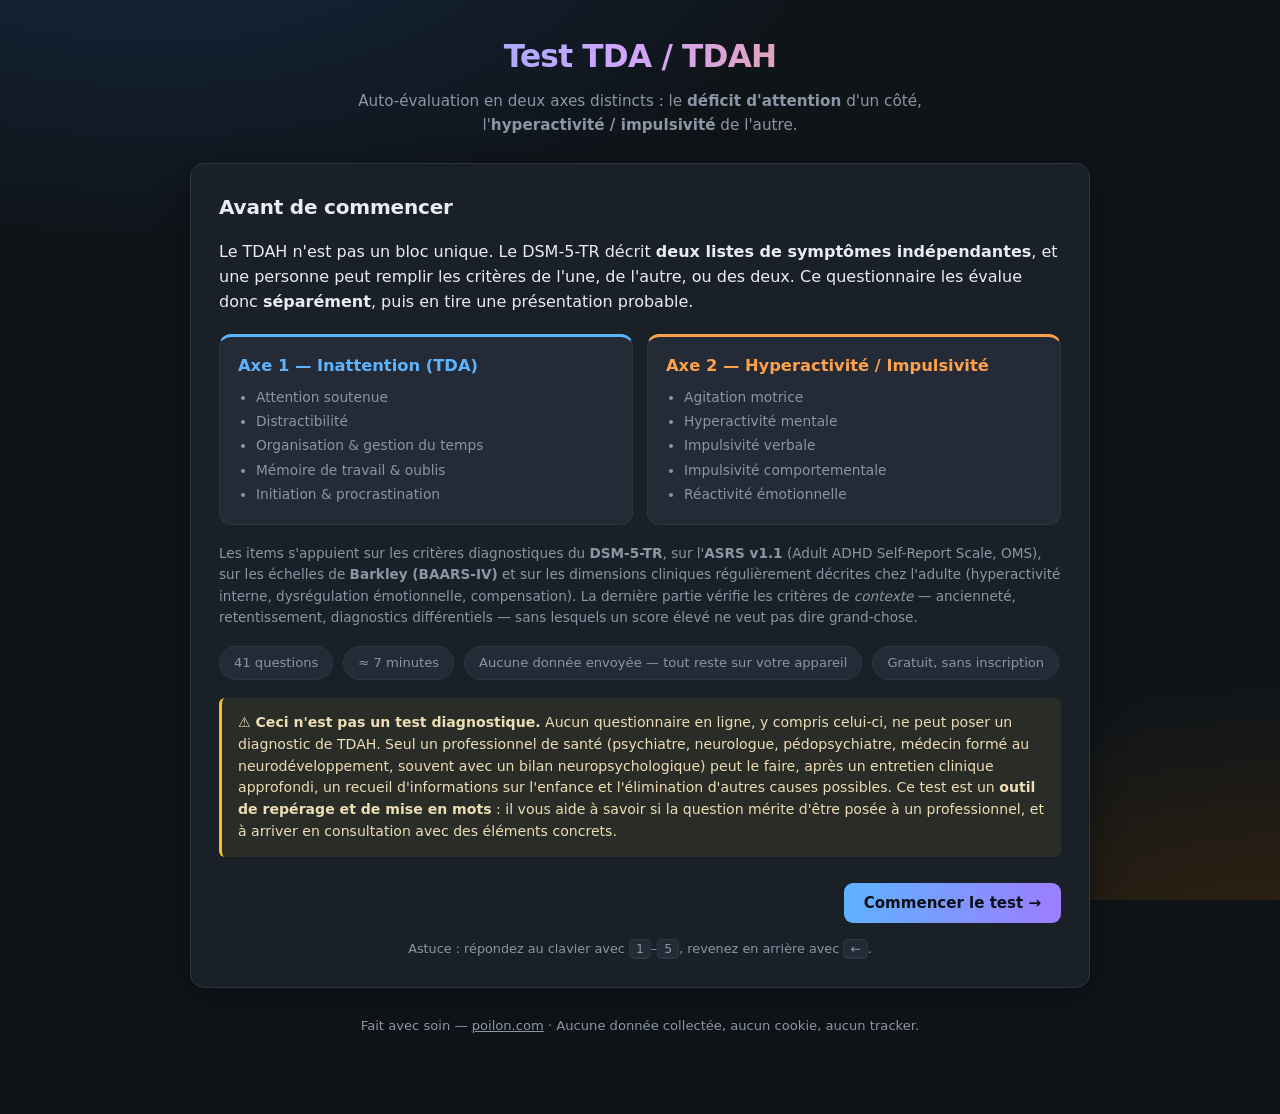
<file: tdah/index.html>
<!DOCTYPE html>
<html lang="fr">
<head>
<meta charset="UTF-8" />
<meta name="viewport" content="width=device-width, initial-scale=1.0" />
<title>Test TDA / TDAH — Inattention et Hyperactivité évaluées séparément</title>
<meta name="description" content="Auto-évaluation détaillée du TDAH chez l'adulte et l'adolescent : deux axes séparés (déficit d'attention d'un côté, hyperactivité-impulsivité de l'autre), inspirée du DSM-5-TR, de l'ASRS v1.1 (OMS) et des échelles de Barkley. Gratuit, sans inscription, 100 % local." />
<meta name="theme-color" content="#0f1419" />
<meta property="og:title" content="Test TDA / TDAH — Inattention et Hyperactivité, évaluées séparément" />
<meta property="og:description" content="40 questions, deux axes analysés séparément, critères DSM-5 détaillés. Ce n'est pas un diagnostic." />
<meta property="og:type" content="website" />
<style>
  :root {
    --bg: #0f1419;
    --panel: #1a2028;
    --panel-2: #242b36;
    --panel-3: #2b3340;
    --text: #e8edf3;
    --muted: #8b95a5;
    --border: #2d3542;
    --att: #5eb3ff;        /* axe attention */
    --att-soft: rgba(94,179,255,.12);
    --hyp: #ffa14a;        /* axe hyperactivité / impulsivité */
    --hyp-soft: rgba(255,161,74,.12);
    --ok: #4ade80;
    --warn: #fbbf24;
    --high: #f87171;
    --violet: #9d7cff;
    --radius: 14px;
    --shadow: 0 8px 32px rgba(0,0,0,0.35);
  }
  * { box-sizing: border-box; }
  html { scroll-behavior: smooth; }
  body {
    margin: 0;
    font-family: -apple-system, BlinkMacSystemFont, "SF Pro Text", "Segoe UI", system-ui, sans-serif;
    background:
      radial-gradient(1100px 560px at 12% -12%, #16283f 0%, transparent 62%),
      radial-gradient(900px 480px at 100% 108%, #34240f 0%, transparent 60%),
      var(--bg);
    background-attachment: fixed;
    color: var(--text);
    min-height: 100vh;
    padding: 32px 16px 64px;
    line-height: 1.55;
    -webkit-font-smoothing: antialiased;
  }
  .container { max-width: 900px; margin: 0 auto; }
  header { text-align: center; margin-bottom: 26px; }
  h1 {
    font-size: 1.95rem; margin: 0 0 10px; font-weight: 650; letter-spacing: -0.025em;
    background: linear-gradient(100deg, var(--att) 5%, #cfa5ff 48%, var(--hyp) 95%);
    -webkit-background-clip: text; background-clip: text; -webkit-text-fill-color: transparent;
  }
  .subtitle { color: var(--muted); font-size: 0.95rem; max-width: 640px; margin: 0 auto; }
  .panel {
    background: var(--panel); border: 1px solid var(--border); border-radius: var(--radius);
    padding: 28px; box-shadow: var(--shadow); margin-bottom: 20px;
  }
  .hidden { display: none !important; }
  h2 { font-size: 1.25rem; font-weight: 600; letter-spacing: -0.01em; }
  h3 { font-size: 1.02rem; font-weight: 600; margin: 0 0 10px; }
  p { margin: 0 0 14px; }
  a { color: var(--att); }
  .muted { color: var(--muted); }
  .small { font-size: 0.85rem; }

  .disclaimer {
    background: rgba(251,191,36,0.07); border-left: 3px solid var(--warn);
    padding: 14px 16px; border-radius: 6px; font-size: 0.88rem; color: #edddb4; margin: 18px 0;
  }
  .note {
    background: rgba(94,179,255,0.06); border-left: 3px solid var(--att);
    padding: 14px 16px; border-radius: 6px; font-size: 0.88rem; color: #cfe3f7; margin: 16px 0;
  }

  .axes-preview { display: grid; grid-template-columns: 1fr 1fr; gap: 14px; margin: 20px 0 6px; }
  .axis-mini { border: 1px solid var(--border); border-radius: 12px; padding: 16px 18px; background: var(--panel-2); }
  .axis-mini.att { border-top: 3px solid var(--att); }
  .axis-mini.hyp { border-top: 3px solid var(--hyp); }
  .axis-mini h3 { margin-bottom: 6px; }
  .axis-mini.att h3 { color: var(--att); }
  .axis-mini.hyp h3 { color: var(--hyp); }
  .axis-mini ul { margin: 8px 0 0; padding-left: 18px; font-size: 0.86rem; color: var(--muted); }
  .axis-mini li { margin-bottom: 3px; }

  .meta-row { display: flex; flex-wrap: wrap; gap: 10px; margin: 18px 0 4px; }
  .chip {
    background: var(--panel-2); border: 1px solid var(--border); border-radius: 999px;
    padding: 6px 14px; font-size: 0.82rem; color: var(--muted);
  }

  /* --- questionnaire --- */
  .progress-wrap { display: flex; align-items: center; gap: 12px; margin-bottom: 20px; }
  .progress-bar { flex: 1; height: 8px; background: var(--panel-2); border-radius: 4px; overflow: hidden; }
  .progress-fill { height: 100%; width: 0; border-radius: 4px; transition: width .32s ease, background .4s ease; background: var(--violet); }
  .progress-text { font-size: 0.82rem; color: var(--muted); min-width: 62px; text-align: right; font-variant-numeric: tabular-nums; }

  .dimension-tag {
    display: inline-block; font-size: 0.72rem; letter-spacing: 0.08em; text-transform: uppercase;
    font-weight: 600; padding: 5px 11px; border-radius: 999px; margin-bottom: 16px;
  }
  .question-text { font-size: 1.22rem; line-height: 1.45; margin-bottom: 22px; font-weight: 500; }
  .question-hint { font-size: 0.86rem; color: var(--muted); margin: -14px 0 20px; }

  .options { display: flex; flex-direction: column; gap: 9px; }
  .option {
    display: flex; align-items: center; gap: 13px; padding: 13px 16px;
    background: var(--panel-2); border: 1px solid var(--border); border-radius: 10px;
    cursor: pointer; transition: border-color .18s, background .18s, transform .12s;
    user-select: none; font-size: 0.98rem;
  }
  .option:hover { border-color: #46536a; background: var(--panel-3); }
  .option:active { transform: scale(.995); }
  .option .key {
    flex-shrink: 0; width: 24px; height: 24px; border-radius: 6px; background: var(--bg);
    border: 1px solid var(--border); display: grid; place-items: center;
    font-size: 0.75rem; color: var(--muted); font-weight: 600;
  }
  .option.selected { border-color: var(--accent, var(--violet)); background: color-mix(in srgb, var(--accent, var(--violet)) 12%, var(--panel-2)); }
  .option.selected .key { background: var(--accent, var(--violet)); color: #0f1419; border-color: transparent; }
  .option .lbl-sub { display: block; font-size: 0.8rem; color: var(--muted); margin-top: 1px; }

  .nav { display: flex; justify-content: space-between; align-items: center; gap: 12px; margin-top: 26px; }
  button {
    font-family: inherit; font-size: 0.94rem; padding: 11px 20px; border-radius: 9px;
    border: 1px solid var(--border); background: var(--panel-2); color: var(--text);
    cursor: pointer; transition: all .18s; font-weight: 500;
  }
  button:hover:not(:disabled) { background: var(--panel-3); border-color: #46536a; }
  button:disabled { opacity: .38; cursor: not-allowed; }
  button.primary {
    background: linear-gradient(100deg, var(--att), var(--violet)); color: #0b1017;
    border: none; font-weight: 650;
  }
  button.primary:hover:not(:disabled) { filter: brightness(1.08); }
  button.ghost { background: transparent; }
  .keyboard-hint { text-align: center; font-size: 0.8rem; color: var(--muted); margin-top: 16px; }
  kbd {
    background: var(--panel-2); border: 1px solid var(--border); border-bottom-width: 2px;
    border-radius: 5px; padding: 1px 6px; font-size: 0.78rem; font-family: inherit;
  }

  /* --- résultats --- */
  .verdict { text-align: center; padding: 6px 0 4px; }
  .verdict .kicker { font-size: 0.78rem; letter-spacing: .1em; text-transform: uppercase; color: var(--muted); }
  .verdict .title { font-size: 1.55rem; font-weight: 650; margin: 8px 0 6px; letter-spacing: -0.02em; }
  .verdict .sub { color: var(--muted); font-size: 0.95rem; max-width: 620px; margin: 0 auto; }

  .axis-grid { display: grid; grid-template-columns: 1fr 1fr; gap: 18px; }
  .axis-card { border: 1px solid var(--border); border-radius: 13px; padding: 20px; background: var(--panel-2); }
  .axis-card.att { border-top: 3px solid var(--att); }
  .axis-card.hyp { border-top: 3px solid var(--hyp); }
  .axis-card .name { font-size: 0.76rem; letter-spacing: .09em; text-transform: uppercase; font-weight: 700; }
  .axis-card.att .name { color: var(--att); }
  .axis-card.hyp .name { color: var(--hyp); }
  .axis-card .pct { font-size: 2.5rem; font-weight: 700; letter-spacing: -0.03em; margin: 6px 0 2px; font-variant-numeric: tabular-nums; }
  .axis-card .pct span { font-size: 1rem; color: var(--muted); font-weight: 500; }
  .bar { height: 9px; background: var(--bg); border-radius: 5px; overflow: hidden; margin: 12px 0 10px; }
  .bar > div { height: 100%; border-radius: 5px; transition: width .8s cubic-bezier(.2,.7,.3,1); }
  .band { font-weight: 600; font-size: 0.95rem; margin-bottom: 4px; }
  .criteria-line { font-size: 0.86rem; color: var(--muted); }
  .criteria-line b { color: var(--text); }
  .met { color: var(--warn); font-weight: 600; }
  .notmet { color: var(--ok); font-weight: 600; }
  .top-items { margin: 14px 0 0; padding: 12px 14px; background: var(--bg); border-radius: 9px; font-size: 0.83rem; color: var(--muted); }
  .top-items ul { margin: 6px 0 0; padding-left: 17px; }
  .top-items li { margin-bottom: 4px; }

  .radar-wrap { display: flex; justify-content: center; margin: 6px 0 4px; }
  canvas { max-width: 100%; height: auto; }
  .legend { display: flex; justify-content: center; gap: 22px; font-size: 0.84rem; color: var(--muted); margin-top: 4px; flex-wrap: wrap; }
  .legend i { display: inline-block; width: 11px; height: 11px; border-radius: 3px; margin-right: 6px; vertical-align: -1px; }

  .subs-grid { display: grid; grid-template-columns: 1fr 1fr; gap: 26px; }
  .sub-row { margin-bottom: 13px; }
  .sub-row .lbl { display: flex; justify-content: space-between; font-size: 0.87rem; margin-bottom: 5px; }
  .sub-row .lbl b { font-variant-numeric: tabular-nums; font-weight: 600; }

  table.dsm { width: 100%; border-collapse: collapse; font-size: 0.89rem; }
  table.dsm td { padding: 11px 8px; border-bottom: 1px solid var(--border); vertical-align: top; }
  table.dsm tr:last-child td { border-bottom: none; }
  table.dsm td.status { width: 34px; text-align: center; font-size: 1.05rem; }
  table.dsm td.crit { width: 30px; color: var(--muted); font-weight: 600; }
  .yes { color: var(--warn); } .no { color: var(--ok); } .unk { color: var(--muted); }

  .steps { counter-reset: s; padding-left: 0; list-style: none; margin: 0; }
  .steps li { counter-increment: s; position: relative; padding-left: 38px; margin-bottom: 14px; font-size: 0.93rem; }
  .steps li::before {
    content: counter(s); position: absolute; left: 0; top: 0; width: 25px; height: 25px;
    border-radius: 50%; background: var(--panel-2); border: 1px solid var(--border);
    display: grid; place-items: center; font-size: 0.78rem; font-weight: 700; color: var(--att);
  }

  details { border: 1px solid var(--border); border-radius: 10px; padding: 12px 16px; background: var(--panel-2); margin-top: 12px; }
  details summary { cursor: pointer; font-weight: 600; font-size: 0.93rem; }
  details[open] summary { margin-bottom: 12px; }
  .ans-list { font-size: 0.85rem; }
  .ans-list div { display: flex; justify-content: space-between; gap: 16px; padding: 6px 0; border-bottom: 1px solid var(--border); }
  .ans-list div:last-child { border-bottom: none; }
  .ans-list span { min-width: 0; }
  .ans-list b { color: var(--muted); font-weight: 500; text-align: right; flex-shrink: 0; max-width: 45%; }

  .btn-row { display: flex; flex-wrap: wrap; gap: 10px; justify-content: center; margin-top: 8px; }
  footer { text-align: center; color: var(--muted); font-size: 0.82rem; margin-top: 28px; }
  footer a { color: var(--muted); }

  @media (max-width: 720px) {
    body { padding: 20px 12px 48px; }
    h1 { font-size: 1.45rem; }
    .panel { padding: 20px 17px; }
    .axes-preview, .axis-grid, .subs-grid { grid-template-columns: 1fr; }
    .subs-grid { gap: 6px; }
    .question-text { font-size: 1.1rem; }
    .verdict .title { font-size: 1.28rem; }
    .nav button { padding: 11px 15px; font-size: 0.9rem; }
    .ans-list div { flex-direction: column; gap: 2px; }
    .ans-list b { text-align: left; max-width: 100%; }
  }
  @media print {
    body { background: #fff; color: #000; padding: 0; }
    .panel { box-shadow: none; border-color: #ccc; background: #fff; break-inside: avoid; }
    .no-print, #screen-intro, #screen-question { display: none !important; }
    h1, .axis-card .name { -webkit-text-fill-color: initial; color: #000; }
    .axis-card, .top-items, details, .sub-row, table.dsm { background: #fff !important; color: #000; }
    .muted, .criteria-line { color: #444; }
  }
</style>
</head>
<body>
<div class="container">

  <header>
    <h1>Test TDA / TDAH</h1>
    <div class="subtitle">
      Auto-évaluation en deux axes distincts : le <strong>déficit d'attention</strong> d'un côté,
      l'<strong>hyperactivité&nbsp;/&nbsp;impulsivité</strong> de l'autre.
    </div>
  </header>

  <!-- ============ INTRO ============ -->
  <div id="screen-intro" class="panel">
    <h2 style="margin-top:0">Avant de commencer</h2>
    <p>
      Le TDAH n'est pas un bloc unique. Le DSM-5-TR décrit <strong>deux listes de symptômes indépendantes</strong>,
      et une personne peut remplir les critères de l'une, de l'autre, ou des deux. Ce questionnaire les évalue
      donc <strong>séparément</strong>, puis en tire une présentation probable.
    </p>

    <div class="axes-preview">
      <div class="axis-mini att">
        <h3>Axe 1 — Inattention (TDA)</h3>
        <ul>
          <li>Attention soutenue</li>
          <li>Distractibilité</li>
          <li>Organisation &amp; gestion du temps</li>
          <li>Mémoire de travail &amp; oublis</li>
          <li>Initiation &amp; procrastination</li>
        </ul>
      </div>
      <div class="axis-mini hyp">
        <h3>Axe 2 — Hyperactivité / Impulsivité</h3>
        <ul>
          <li>Agitation motrice</li>
          <li>Hyperactivité mentale</li>
          <li>Impulsivité verbale</li>
          <li>Impulsivité comportementale</li>
          <li>Réactivité émotionnelle</li>
        </ul>
      </div>
    </div>

    <p class="small muted" style="margin-top:18px">
      Les items s'appuient sur les critères diagnostiques du <strong>DSM-5-TR</strong>, sur l'<strong>ASRS v1.1</strong>
      (Adult ADHD Self-Report Scale, OMS), sur les échelles de <strong>Barkley (BAARS-IV)</strong> et sur les dimensions
      cliniques régulièrement décrites chez l'adulte (hyperactivité interne, dysrégulation émotionnelle, compensation).
      La dernière partie vérifie les critères de <em>contexte</em> — ancienneté, retentissement, diagnostics
      différentiels — sans lesquels un score élevé ne veut pas dire grand-chose.
    </p>

    <div class="meta-row">
      <span class="chip">41 questions</span>
      <span class="chip">≈ 7 minutes</span>
      <span class="chip">Aucune donnée envoyée — tout reste sur votre appareil</span>
      <span class="chip">Gratuit, sans inscription</span>
    </div>

    <div class="disclaimer">
      <strong>⚠ Ceci n'est pas un test diagnostique.</strong> Aucun questionnaire en ligne, y compris celui-ci,
      ne peut poser un diagnostic de TDAH. Seul un professionnel de santé (psychiatre, neurologue, pédopsychiatre,
      médecin formé au neurodéveloppement, souvent avec un bilan neuropsychologique) peut le faire, après un
      entretien clinique approfondi, un recueil d'informations sur l'enfance et l'élimination d'autres causes
      possibles. Ce test est un <strong>outil de repérage et de mise en mots</strong> : il vous aide à savoir si
      la question mérite d'être posée à un professionnel, et à arriver en consultation avec des éléments concrets.
    </div>

    <div class="nav">
      <button id="btn-resume" class="ghost hidden" onclick="resumeTest()">Reprendre où j'en étais</button>
      <span></span>
      <button class="primary" onclick="startTest(true)">Commencer le test →</button>
    </div>
    <div class="keyboard-hint">
      Astuce : répondez au clavier avec <kbd>1</kbd>–<kbd>5</kbd>, revenez en arrière avec <kbd>←</kbd>.
    </div>
  </div>

  <!-- ============ QUESTIONS ============ -->
  <div id="screen-question" class="panel hidden">
    <div class="progress-wrap">
      <div class="progress-bar"><div class="progress-fill" id="progress-fill"></div></div>
      <div class="progress-text" id="progress-text">0 / 0</div>
    </div>
    <div class="dimension-tag" id="dimension-tag"></div>
    <div class="question-text" id="question-text"></div>
    <div class="question-hint hidden" id="question-hint"></div>
    <div class="options" id="options"></div>
    <div class="nav">
      <button id="btn-prev" onclick="prevStep()">← Précédent</button>
      <button id="btn-next" class="primary" onclick="nextStep()">Suivant →</button>
    </div>
    <div class="keyboard-hint" id="kb-hint"></div>
  </div>

  <!-- ============ RÉSULTATS ============ -->
  <div id="screen-results" class="hidden">

    <div class="panel">
      <div class="verdict">
        <div class="kicker">Profil global</div>
        <div class="title" id="verdict-title">—</div>
        <div class="sub" id="verdict-sub">—</div>
      </div>
    </div>

    <div class="panel">
      <h2 style="margin-top:0">Vos deux axes, séparément</h2>
      <div class="axis-grid" id="axis-grid"></div>
    </div>

    <div class="panel">
      <h2 style="margin-top:0">Profil détaillé — 10 sous-dimensions</h2>
      <div class="radar-wrap"><canvas id="radar" width="560" height="470"></canvas></div>
      <div class="legend">
        <span><i style="background:#5eb3ff"></i>Inattention</span>
        <span><i style="background:#ffa14a"></i>Hyperactivité / Impulsivité</span>
      </div>
      <div class="subs-grid" style="margin-top:24px" id="subs-grid"></div>
    </div>

    <div class="panel">
      <h2 style="margin-top:0">Critères DSM-5-TR, point par point</h2>
      <p class="small muted">
        Un diagnostic de TDAH suppose que <em>tous</em> les critères ci-dessous soient réunis, pas seulement un score élevé.
        Voici ce que vos réponses indiquent — à confirmer ou infirmer par un professionnel.
      </p>
      <table class="dsm" id="dsm-table"></table>
      <p class="small muted" style="margin:14px 0 0">
        <span class="yes">●</span> critère rempli d'après vos réponses ·
        <span class="unk">◐</span> incertain ou à vérifier ·
        <span class="no">○</span> critère non rempli
      </p>
    </div>

    <div class="panel">
      <h2 style="margin-top:0">Dépistage ASRS v1.1 (OMS) — partie A</h2>
      <p class="small muted" style="margin-bottom:14px">
        Six items de votre questionnaire correspondent à l'outil de dépistage court validé par l'Organisation mondiale
        de la santé. C'est l'indicateur le plus « standardisé » de cette page.
      </p>
      <div id="asrs-box"></div>
    </div>

    <div class="panel" id="panel-nuances">
      <h2 style="margin-top:0">Nuances importantes</h2>
      <div id="nuances"></div>
    </div>

    <div class="panel">
      <h2 style="margin-top:0">Et maintenant ?</h2>
      <ol class="steps" id="next-steps"></ol>
      <div class="disclaimer" style="margin-bottom:0">
        <strong>Rappel :</strong> ce résultat n'est pas un diagnostic et ne doit pas servir à s'auto-diagnostiquer,
        ni à s'auto-exclure. Un score bas n'écarte pas un TDAH (la compensation, l'intelligence et l'aménagement
        de vie masquent beaucoup de choses) ; un score élevé n'en démontre pas un (anxiété, dépression, troubles du
        sommeil, hypothyroïdie, apnées, séquelles de traumatisme, surmenage ou usage de substances produisent des
        tableaux très proches). La seule conclusion valide d'un test comme celui-ci est : « cela vaut la peine
        d'en parler » — ou non.
      </div>
      <details>
        <summary>Voir le détail de mes réponses</summary>
        <div class="ans-list" id="answers-dump"></div>
      </details>
      <div class="btn-row no-print" style="margin-top:20px">
        <button onclick="window.print()">Imprimer / PDF</button>
        <button onclick="copySummary()" id="btn-copy">Copier le résumé</button>
        <button onclick="exportJSON()">Exporter (JSON)</button>
        <button class="ghost" onclick="restart()">↺ Recommencer</button>
      </div>
    </div>

    <div class="panel small muted">
      <h3 style="color:var(--text)">Sources et limites méthodologiques</h3>
      <p style="margin-bottom:8px">
        Items construits à partir de : <strong>DSM-5-TR</strong> (critères A à E du TDAH) ;
        <strong>ASRS v1.1</strong>, Kessler et al., OMS, 2005 ; <strong>ADHD-RS-IV/5</strong>, DuPaul et al. ;
        <strong>BAARS-IV</strong> et travaux de R. Barkley sur les fonctions exécutives et la dysrégulation
        émotionnelle ; <strong>WURS</strong> (Wender Utah Rating Scale) pour la dimension rétrospective ;
        <strong>CAARS</strong>, Conners, pour la structure en sous-échelles.
      </p>
      <p style="margin-bottom:0">
        <strong>Limites :</strong> cet assemblage n'est <em>pas</em> un instrument validé en tant que tel — il n'a
        ni étalonnage sur population française, ni étude de fidélité ou de validité. Les pourcentages affichés sont
        des scores dimensionnels bruts (moyenne des réponses de l'axe), pas des percentiles normés. Une
        auto-évaluation est par nature sensible au biais de désirabilité, à l'humeur du jour et à la difficulté
        bien documentée qu'ont les personnes TDAH à évaluer leur propre comportement : l'avis d'un proche et,
        idéalement, les bulletins scolaires de l'enfance apportent souvent plus d'information que le questionnaire lui-même.
      </p>
    </div>
  </div>

  <footer class="no-print">
    <p>Fait avec soin — <a href="https://poilon.com">poilon.com</a> · Aucune donnée collectée, aucun cookie, aucun tracker.</p>
  </footer>
</div>

<script>
/* ==========================================================================
   TEST TDA / TDAH — deux axes évalués séparément
   ax   : "IN" (inattention) | "HY" (hyperactivité-impulsivité) | "CTX" (contexte)
   dsm  : code du critère DSM-5-TR correspondant (A1a..A1i / A2a..A2i)
   asrs : { n: numéro de l'item ASRS partie A, thr: seuil de comptage }
   sub  : sous-dimension pour le radar
   ========================================================================== */

const FREQ = ["Jamais", "Rarement", "Parfois", "Souvent", "Très souvent"];

const SUBS = {
  attention:  { ax:"IN", label:"Attention soutenue",           r:["Attention","soutenue"] },
  distract:   { ax:"IN", label:"Distractibilité",              r:["Distractibilité"] },
  orga:       { ax:"IN", label:"Organisation & temps",         r:["Organisation","& temps"] },
  memoire:    { ax:"IN", label:"Mémoire & oublis",             r:["Mémoire","& oublis"] },
  initiation: { ax:"IN", label:"Initiation & procrastination", r:["Initiation &","procrastination"] },
  motrice:    { ax:"HY", label:"Agitation motrice",            r:["Agitation","motrice"] },
  mentale:    { ax:"HY", label:"Hyperactivité mentale",        r:["Hyperactivité","mentale"] },
  verbale:    { ax:"HY", label:"Impulsivité verbale",          r:["Impulsivité","verbale"] },
  compo:      { ax:"HY", label:"Impulsivité comportementale",  r:["Impulsivité","comportementale"] },
  emo:        { ax:"HY", label:"Réactivité émotionnelle",      r:["Réactivité","émotionnelle"] }
};

const AXES = {
  IN:  { label:"Inattention", short:"Attention", color:"#5eb3ff", tag:"Axe 1 · Attention" },
  HY:  { label:"Hyperactivité / Impulsivité", short:"Hyperactivité", color:"#ffa14a", tag:"Axe 2 · Hyperactivité & impulsivité" },
  CTX: { label:"Contexte & retentissement", short:"Contexte", color:"#9d7cff", tag:"Partie 3 · Contexte & retentissement" }
};

const STEPS = [

  /* ---------- 0. Vous ---------- */
  { kind:"sep", ax:"CTX", tag:"Préambule", title:"Quelques repères",
    body:"Deux questions rapides : l'âge change le seuil diagnostique retenu par le DSM-5, et le genre change la façon dont le TDAH se présente et se repère." },

  { id:"age", ax:"CTX", type:"choice", tag:"Vous",
    text:"Quel âge avez-vous ?",
    hint:"Le DSM-5 exige 6 symptômes sur 9 avant 17 ans, et 5 sur 9 à partir de 17 ans.",
    options:[
      {v:"<12",   l:"Moins de 12 ans"},
      {v:"12-16", l:"12 à 16 ans"},
      {v:"17-25", l:"17 à 25 ans"},
      {v:"26-39", l:"26 à 39 ans"},
      {v:"40-59", l:"40 à 59 ans"},
      {v:"60+",   l:"60 ans ou plus"}
    ]},

  { id:"genre", ax:"CTX", type:"choice", tag:"Vous",
    text:"Vous vous identifiez comme :",
    hint:"Facultatif — utilisé uniquement pour nuancer l'interprétation.",
    options:[
      {v:"f",  l:"Une femme"},
      {v:"m",  l:"Un homme"},
      {v:"nb", l:"Non-binaire / autre"},
      {v:"na", l:"Je préfère ne pas répondre"}
    ]},

  /* ---------- 1. INATTENTION ---------- */
  { kind:"sep", ax:"IN", title:"Partie 1 — L'attention",
    body:"16 situations. Répondez en pensant aux <strong>6 derniers mois</strong>, dans votre vie ordinaire (travail, études, maison, administratif), et non à vos meilleurs ou vos pires jours. Comparez-vous à ce que vous attendriez de quelqu'un de votre âge." },

  { id:"IN1", ax:"IN", sub:"attention", dsm:"A1a", type:"freq",
    text:"Vous faites des fautes d'étourderie ou vous manquez des détails, dans votre travail, vos études ou vos démarches (une case oubliée, un chiffre inversé, une consigne lue trop vite)." },

  { id:"IN2", ax:"IN", sub:"attention", dsm:"A1b", type:"freq",
    text:"Vous avez du mal à maintenir votre attention dans la durée : un long document, une réunion, un cours, un film, une conversation qui s'étire." },

  { id:"IN3", ax:"IN", sub:"attention", dsm:"A1c", type:"freq",
    text:"On vous parle directement et votre esprit part ailleurs — vous devez faire répéter, ou vous réalisez que vous n'avez pas suivi." },

  { id:"IN4", ax:"IN", sub:"initiation", dsm:"A1d", type:"freq",
    text:"Vous commencez des tâches sans les terminer : vous perdez le fil, vous partez sur autre chose, et le projet reste à 80 %." },

  { id:"IN5", ax:"IN", sub:"orga", dsm:"A1e", type:"freq", asrs:{n:2, thr:2},
    text:"Vous avez du mal à organiser une tâche ou une activité : ordonner les étapes, tenir un espace de travail rangé, gérer votre temps, respecter les délais." },

  { id:"IN6", ax:"IN", sub:"initiation", dsm:"A1f", type:"freq", asrs:{n:4, thr:3},
    text:"Vous évitez ou repoussez ce qui demande un effort mental soutenu (rapports, paperasse, déclarations, dossiers longs), parce que ça vous coûte anormalement cher." },

  { id:"IN7", ax:"IN", sub:"memoire", dsm:"A1g", type:"freq",
    text:"Vous perdez ou égarez des objets nécessaires : clés, téléphone, papiers, lunettes, portefeuille, carte, document en cours." },

  { id:"IN8", ax:"IN", sub:"distract", dsm:"A1h", type:"freq",
    text:"Vous êtes détourné·e par ce qui se passe autour de vous — un bruit, un mouvement, une notification — ou par vos propres pensées sans rapport." },

  { id:"IN9", ax:"IN", sub:"memoire", dsm:"A1i", type:"freq", asrs:{n:3, thr:2},
    text:"Vous oubliez des choses du quotidien : rendez-vous, rappels, factures, rappeler quelqu'un, un engagement pris." },

  { id:"IN10", ax:"IN", sub:"initiation", type:"freq", asrs:{n:1, thr:2},
    text:"Vous avez du mal à boucler les <em>derniers</em> détails d'un projet, une fois que le plus difficile est fait." },

  { id:"IN11", ax:"IN", sub:"initiation", type:"freq",
    text:"Vous repoussez jusqu'à l'urgence : vous n'arrivez à vous y mettre que quand la date limite est là, ou dépassée." },

  { id:"IN12", ax:"IN", sub:"memoire", type:"freq",
    text:"Vous perdez le fil en pleine phrase, ou vous entrez dans une pièce sans plus savoir pourquoi." },

  { id:"IN13", ax:"IN", sub:"attention", type:"freq",
    text:"À l'inverse, il vous arrive de vous absorber si complètement dans quelque chose d'intéressant que vous en perdez la notion du temps, oubliez de manger, ou n'entendez plus qu'on vous parle.",
    hint:"L'hyperfocus fait partie du tableau : ce n'est pas un manque d'attention mais un défaut de régulation de l'attention." },

  { id:"IN14", ax:"IN", sub:"distract", type:"freq",
    text:"Vous passez d'une tâche à l'autre sans finir : plusieurs chantiers, onglets, projets ou pièces en cours simultanément." },

  { id:"IN15", ax:"IN", sub:"distract", type:"freq",
    text:"Vous lisez une page entière, puis vous devez la relire parce que rien n'est resté." },

  { id:"IN16", ax:"IN", sub:"orga", type:"freq",
    text:"Vous évaluez mal le temps que prennent les choses : vous partez trop tard, vous vous engagez sur des délais intenables, vous arrivez en retard sans l'avoir voulu.",
    hint:"La « cécité temporelle » est l'un des marqueurs les plus constants du TDAH adulte, même sans hyperactivité." },

  /* ---------- 2. HYPERACTIVITÉ / IMPULSIVITÉ ---------- */
  { kind:"sep", ax:"HY", title:"Partie 2 — L'hyperactivité et l'impulsivité",
    body:"15 situations, toujours sur les <strong>6 derniers mois</strong>. Chez l'adulte, l'hyperactivité devient souvent <em>intérieure</em> : moins de course dans le couloir, plus de moteur qui tourne en permanence. Répondez sans filtrer ce qui « ne compte pas »." },

  { id:"HY1", ax:"HY", sub:"motrice", dsm:"A2a", type:"freq", asrs:{n:5, thr:3},
    text:"Vous remuez sans arrêt quand vous devez rester assis·e : jambe qui tressaute, mains qui bougent, position qui change toutes les deux minutes." },

  { id:"HY2", ax:"HY", sub:"motrice", dsm:"A2b", type:"freq",
    text:"Vous vous levez alors qu'il faudrait rester assis·e : en réunion, à table, au cinéma, en cours, dans une salle d'attente." },

  { id:"HY3", ax:"HY", sub:"motrice", dsm:"A2c", type:"freq",
    text:"Vous ressentez une agitation intérieure, un besoin physique de bouger ou de sortir, une impatience corporelle difficile à contenir." },

  { id:"HY4", ax:"HY", sub:"motrice", dsm:"A2d", type:"freq",
    text:"Vous avez du mal à faire quelque chose de calme tranquillement : lire, regarder un film sans téléphone, ne rien faire, rester posé·e sans occuper vos mains." },

  { id:"HY5", ax:"HY", sub:"motrice", dsm:"A2e", type:"freq", asrs:{n:6, thr:3},
    text:"Vous êtes « sur la brèche », comme monté·e sur ressorts : toujours en train de faire quelque chose, et les autres ont du mal à vous suivre." },

  { id:"HY6", ax:"HY", sub:"verbale", dsm:"A2f", type:"freq",
    text:"Vous parlez beaucoup, vous partez dans des digressions, on vous l'a déjà fait remarquer." },

  { id:"HY7", ax:"HY", sub:"verbale", dsm:"A2g", type:"freq",
    text:"Vous répondez avant la fin de la question, ou vous terminez les phrases des autres." },

  { id:"HY8", ax:"HY", sub:"compo", dsm:"A2h", type:"freq",
    text:"Attendre vous coûte : file d'attente, bouchon, tour de parole, réponse qui tarde, chargement trop lent." },

  { id:"HY9", ax:"HY", sub:"verbale", dsm:"A2i", type:"freq",
    text:"Vous interrompez ou vous vous immiscez : vous coupez une conversation, vous prenez la suite de ce que quelqu'un faisait, vous utilisez ses affaires sans demander." },

  { id:"HY10", ax:"HY", sub:"mentale", type:"freq",
    text:"Votre tête ne s'arrête jamais : les pensées s'enchaînent en continu, plusieurs à la fois, sans bouton pause." },

  { id:"HY11", ax:"HY", sub:"mentale", type:"freq",
    text:"Vous mettez longtemps à vous endormir parce que votre cerveau repart : idées, rediffusions de la journée, projets, conversations rejouées." },

  { id:"HY12", ax:"HY", sub:"compo", type:"freq",
    text:"Vous prenez des décisions sur un coup de tête que vous regrettez ensuite : achat impulsif, message envoyé trop vite, engagement accepté, démission, rupture, départ." },

  { id:"HY13", ax:"HY", sub:"compo", type:"freq",
    text:"Vous vous ennuyez très vite et vous cherchez de la stimulation : nouveauté, vitesse, risque, changement de cap, tout plutôt que la routine." },

  { id:"HY14", ax:"HY", sub:"emo", type:"freq",
    text:"Vos émotions montent très vite et très fort — agacement, colère, enthousiasme, larmes — puis retombent en général aussi vite." },

  { id:"HY15", ax:"HY", sub:"emo", type:"freq",
    text:"Une contrariété mineure, une critique ou un refus vous font réagir sur le moment de façon disproportionnée à ce que vous auriez voulu." },

  /* ---------- 3. CONTEXTE ---------- */
  { kind:"sep", ax:"CTX", title:"Partie 3 — Le contexte",
    body:"Un score de symptômes seul ne veut rien dire : ces dernières questions servent à le replacer dans une histoire. <strong>Elles ne présument pas que quelque chose vous pose problème</strong> — si rien de ce qui précède ne vous concerne, répondez-le franchement, c'est une information aussi utile que l'inverse." },

  { id:"C1", ax:"CTX", type:"choice", tag:"Enfance",
    text:"Avant vos 12 ans, certains des comportements décrits jusqu'ici étaient-ils déjà présents ?",
    hint:"Bulletins scolaires (« bavard », « rêveur », « pourrait mieux faire », « étourdi »), souvenirs de vos parents, remarques répétées.",
    options:[
      {v:4, l:"Oui, clairement",  s:"C'était visible et commenté à l'époque"},
      {v:3, l:"Plutôt oui",       s:"Avec le recul, des signes existaient"},
      {v:2, l:"Je ne sais pas",   s:"Trop peu de souvenirs ou d'informations"},
      {v:1, l:"Plutôt non",       s:"S'il y a quelque chose, c'est venu plus tard"},
      {v:0, l:"Non, rien de tel", s:"Ni à l'époque, ni aujourd'hui"}
    ]},

  { id:"C2", ax:"CTX", type:"multi", tag:"Contexte",
    text:"Y a-t-il des domaines où ces comportements vous posent concrètement problème ?",
    hint:"Le DSM-5 exige au moins deux contextes différents. Plusieurs réponses possibles — ou la dernière si aucun.",
    options:[
      {v:"travail",  l:"Travail ou études"},
      {v:"maison",   l:"Maison, tâches domestiques, administratif"},
      {v:"relations",l:"Relations : couple, famille, amis"},
      {v:"loisirs",  l:"Loisirs, sport, activités"},
      {v:"argent",   l:"Argent, santé, conduite, rendez-vous"},
      {v:"aucun",    l:"Aucun : rien de tout cela ne me gêne vraiment", excl:true}
    ]},

  { id:"C3", ax:"CTX", type:"scale", tag:"Retentissement",
    text:"À quel point les comportements décrits vous gênent-ils dans votre travail ou vos études ?",
    scale:["Pas du tout","Un peu","Moyennement","Beaucoup","Énormément"] },

  { id:"C4", ax:"CTX", type:"scale", tag:"Retentissement",
    text:"Et dans votre vie personnelle et vos relations ?",
    scale:["Pas du tout","Un peu","Moyennement","Beaucoup","Énormément"] },

  { id:"C5", ax:"CTX", type:"scale", tag:"Retentissement",
    text:"Et sur votre estime de vous, votre fatigue mentale ou votre moral ?",
    hint:"Effort permanent pour « faire comme tout le monde », sentiment de gâchis, honte, épuisement de fin de journée.",
    scale:["Pas du tout","Un peu","Moyennement","Beaucoup","Énormément"] },

  { id:"C6", ax:"CTX", type:"choice", tag:"Ancienneté",
    text:"Si ces comportements sont présents chez vous, depuis quand le sont-ils ?",
    options:[
      {v:"toujours", l:"Depuis toujours, aussi loin que je me souvienne"},
      {v:"ado",      l:"Depuis l'adolescence"},
      {v:"annees",   l:"Depuis plusieurs années"},
      {v:"recent2",  l:"Depuis moins de 2 ans"},
      {v:"mois",     l:"Depuis quelques mois seulement"},
      {v:"aucune",   l:"Ils ne sont pas vraiment présents chez moi"}
    ]},

  { id:"C7", ax:"CTX", type:"multi", tag:"Diagnostic différentiel",
    text:"Vivez-vous actuellement l'une de ces situations ?",
    hint:"Toutes peuvent produire, à elles seules, des difficultés d'attention majeures. Plusieurs réponses possibles.",
    options:[
      {v:"sommeil",   l:"Sommeil insuffisant ou de mauvaise qualité depuis des mois"},
      {v:"thymie",    l:"Période dépressive, ou anxiété importante"},
      {v:"burnout",   l:"Surmenage, burn-out, charge mentale écrasante"},
      {v:"substances",l:"Consommation régulière d'alcool, de cannabis ou d'autres substances"},
      {v:"evenement", l:"Événement de vie difficile récent (deuil, séparation, licenciement, choc)"},
      {v:"medical",   l:"Problème médical connu : thyroïde, carence, apnées du sommeil, douleurs chroniques, séquelles de traumatisme crânien…"},
      {v:"aucun",     l:"Aucune de ces situations", excl:true}
    ]},

  { id:"C8", ax:"CTX", type:"freq", tag:"Compensation",
    text:"Vous vous appuyez sur des béquilles d'organisation — listes, alarmes, minuteurs, rappels, un proche qui gère — et sans elles les choses vous échappent." }
];

/* ======================= état & navigation ======================= */

const QUESTIONS = STEPS.filter(s => s.kind !== "sep");
const STORE_KEY = "tdah-test-v1";
let idx = 0;
let answers = {};

function saveState() {
  try { localStorage.setItem(STORE_KEY, JSON.stringify({ idx, answers, t: Date.now() })); } catch (e) {}
}
function loadState() {
  try { return JSON.parse(localStorage.getItem(STORE_KEY) || "null"); } catch (e) { return null; }
}
(function checkResume() {
  const s = loadState();
  if (s && s.answers && Object.keys(s.answers).length > 0 && s.idx < STEPS.length) {
    const btn = document.getElementById("btn-resume");
    btn.classList.remove("hidden");
    btn.textContent = "Reprendre (" + Object.keys(s.answers).length + " réponses enregistrées)";
  }
})();

function show(screen) {
  ["intro","question","results"].forEach(s =>
    document.getElementById("screen-" + s).classList.toggle("hidden", s !== screen));
}

function startTest(reset) {
  if (reset) { answers = {}; idx = 0; try { localStorage.removeItem(STORE_KEY); } catch(e){} }
  show("question"); render();
}
function resumeTest() {
  const s = loadState();
  if (s) { answers = s.answers; idx = Math.min(s.idx, STEPS.length - 1); }
  show("question"); render();
}
function restart() {
  answers = {}; idx = 0;
  try { localStorage.removeItem(STORE_KEY); } catch(e){}
  document.getElementById("btn-resume").classList.add("hidden");
  show("intro"); window.scrollTo({ top: 0 });
}

function isAnswered(step) {
  if (!step || step.kind === "sep") return true;
  const v = answers[step.id];
  if (step.type === "multi") return Array.isArray(v) && v.length > 0;
  return v !== undefined && v !== null;
}

function questionNumber(i) {
  let n = 0;
  for (let k = 0; k <= i && k < STEPS.length; k++) if (STEPS[k].kind !== "sep") n++;
  return n;
}

function render() {
  const step = STEPS[idx];
  const tagEl  = document.getElementById("dimension-tag");
  const qText  = document.getElementById("question-text");
  const hintEl = document.getElementById("question-hint");
  const optsEl = document.getElementById("options");
  const nextEl = document.getElementById("btn-next");
  const axis   = AXES[step.ax] || AXES.CTX;

  document.documentElement.style.setProperty("--accent", axis.color);
  tagEl.textContent = step.tag || axis.tag;
  tagEl.style.color = axis.color;
  tagEl.style.background = axis.color + "1f";

  const done = questionNumber(idx - (step.kind === "sep" ? 0 : 1));
  const pct = (questionNumber(idx) - (step.kind === "sep" ? 0 : 1)) / QUESTIONS.length * 100;
  document.getElementById("progress-fill").style.width = Math.max(pct, 1.5) + "%";
  document.getElementById("progress-fill").style.background = axis.color;
  document.getElementById("progress-text").textContent =
    step.kind === "sep" ? done + " / " + QUESTIONS.length : questionNumber(idx) + " / " + QUESTIONS.length;

  optsEl.innerHTML = "";
  hintEl.classList.add("hidden");

  if (step.kind === "sep") {
    qText.innerHTML = step.title;
    hintEl.innerHTML = step.body;
    hintEl.classList.remove("hidden");
    hintEl.style.fontSize = "0.95rem";
    nextEl.textContent = "Continuer →";
    nextEl.disabled = false;
    document.getElementById("kb-hint").innerHTML = "<kbd>Entrée</kbd> pour continuer";
  } else {
    hintEl.style.fontSize = "";
    qText.innerHTML = step.text;
    if (step.hint) { hintEl.innerHTML = step.hint; hintEl.classList.remove("hidden"); }

    const opts = step.type === "freq"  ? FREQ.map((l, i) => ({ v:i, l }))
               : step.type === "scale" ? step.scale.map((l, i) => ({ v:i, l }))
               : step.options;

    opts.forEach((o, i) => {
      const el = document.createElement("div");
      const cur = answers[step.id];
      const sel = step.type === "multi" ? Array.isArray(cur) && cur.includes(o.v) : cur === o.v;
      el.className = "option" + (sel ? " selected" : "");
      el.innerHTML = '<span class="key">' + (i + 1) + '</span><span>' + o.l +
                     (o.s ? '<span class="lbl-sub">' + o.s + '</span>' : '') + '</span>';
      el.onclick = () => choose(o.v);
      optsEl.appendChild(el);
    });

    const last = idx === STEPS.length - 1;
    nextEl.textContent = last ? "Voir mes résultats →" : "Suivant →";
    nextEl.disabled = !isAnswered(step);
    document.getElementById("kb-hint").innerHTML =
      step.type === "multi"
        ? "Touches <kbd>1</kbd>–<kbd>" + opts.length + "</kbd> pour cocher, <kbd>Entrée</kbd> pour valider"
        : "Touches <kbd>1</kbd>–<kbd>" + opts.length + "</kbd> · <kbd>←</kbd> retour";
  }

  document.getElementById("btn-prev").disabled = idx === 0;
  saveState();
}

function choose(v) {
  const step = STEPS[idx];
  if (step.kind === "sep") return;
  if (step.type === "multi") {
    const opt = step.options.find(o => o.v === v);
    let cur = Array.isArray(answers[step.id]) ? answers[step.id].slice() : [];
    if (opt.excl) {
      cur = cur.includes(v) ? [] : [v];
    } else {
      cur = cur.filter(x => !(step.options.find(o => o.v === x) || {}).excl);
      cur = cur.includes(v) ? cur.filter(x => x !== v) : cur.concat([v]);
    }
    answers[step.id] = cur;
    render();
  } else {
    answers[step.id] = v;
    render();
    setTimeout(() => { if (answers[step.id] === v) nextStep(); }, 190);
  }
}

function nextStep() {
  const step = STEPS[idx];
  if (!isAnswered(step)) return;
  if (idx === STEPS.length - 1) return showResults();
  idx++; render();
  if (window.scrollY > 40) window.scrollTo({ top: 0, behavior: "smooth" });
}
function prevStep() {
  if (idx === 0) return;
  idx--; render();
  if (window.scrollY > 40) window.scrollTo({ top: 0, behavior: "smooth" });
}

document.addEventListener("keydown", e => {
  if (document.getElementById("screen-question").classList.contains("hidden")) return;
  const step = STEPS[idx];
  if (e.key === "Enter")      { e.preventDefault(); nextStep(); }
  else if (e.key === "ArrowRight") nextStep();
  else if (e.key === "ArrowLeft")  prevStep();
  else if (/^[1-9]$/.test(e.key) && step.kind !== "sep") {
    const n = parseInt(e.key, 10) - 1;
    const len = step.type === "freq" ? 5 : step.type === "scale" ? step.scale.length : step.options.length;
    if (n < len) {
      const val = step.type === "freq" || step.type === "scale" ? n : step.options[n].v;
      choose(val);
    }
  }
});

/* ======================= scoring ======================= */

function bandOf(p) {
  if (p < 25) return { label:"Peu ou pas de signes",  color:"#4ade80" };
  if (p < 42) return { label:"Signes légers",          color:"#a3e635" };
  if (p < 58) return { label:"Signes modérés",         color:"#fbbf24" };
  if (p < 74) return { label:"Signes marqués",         color:"#fb923c" };
  return       { label:"Signes très marqués",          color:"#f87171" };
}

function compute() {
  const axisItems = ax => QUESTIONS.filter(q => q.ax === ax && q.type === "freq");
  const res = {};

  ["IN","HY"].forEach(ax => {
    const items = axisItems(ax);
    const vals = items.map(q => answers[q.id] || 0);
    const pct = Math.round(vals.reduce((a,b) => a+b, 0) / (items.length * 4) * 100);
    const dsmItems = items.filter(q => q.dsm);
    const dsmCount = dsmItems.filter(q => (answers[q.id] || 0) >= 3).length;
    const near = dsmItems.filter(q => (answers[q.id] || 0) === 2).length;
    const top = items.slice()
      .sort((a,b) => (answers[b.id]||0) - (answers[a.id]||0))
      .filter(q => (answers[q.id]||0) >= 3).slice(0,3);
    res[ax] = { pct, dsmCount, dsmTotal: dsmItems.length, near, top, band: bandOf(pct) };
  });

  // sous-dimensions
  res.subs = {};
  Object.keys(SUBS).forEach(k => {
    const items = QUESTIONS.filter(q => q.sub === k);
    const sum = items.reduce((a,q) => a + (answers[q.id] || 0), 0);
    res.subs[k] = Math.round(sum / (items.length * 4) * 100);
  });

  // seuil DSM selon l'âge
  const young = answers.age === "<12" || answers.age === "12-16";
  res.threshold = young ? 6 : 5;
  res.young = young;

  // ASRS partie A
  const asrsItems = QUESTIONS.filter(q => q.asrs).sort((a,b) => a.asrs.n - b.asrs.n);
  res.asrs = {
    items: asrsItems.map(q => ({
      n: q.asrs.n, text: q.text, val: answers[q.id] || 0,
      hit: (answers[q.id] || 0) >= q.asrs.thr, thr: q.asrs.thr
    }))
  };
  res.asrs.count = res.asrs.items.filter(i => i.hit).length;
  res.asrs.positive = res.asrs.count >= 4;

  // contexte
  res.childhood = answers.C1;              // 0..4
  res.contexts  = (answers.C2 || []).filter(v => v !== "aucun");
  res.impair    = Math.round(((answers.C3||0) + (answers.C4||0) + (answers.C5||0)) / 12 * 100);
  res.impairMax = Math.max(answers.C3||0, answers.C4||0, answers.C5||0);
  res.onset     = answers.C6;
  res.confounds = (answers.C7 || []).filter(v => v !== "aucun");
  res.compens   = answers.C8 || 0;

  res.critA = res.IN.dsmCount >= res.threshold || res.HY.dsmCount >= res.threshold;
  res.critB = res.childhood >= 3;
  res.critB_unknown = res.childhood === 2;
  res.critC = res.contexts.length >= 2;
  res.critD = res.impairMax >= 2;
  res.critE_flag = res.confounds.length > 0 || res.onset === "recent2" || res.onset === "mois";

  // présentation
  const inPos = res.IN.dsmCount >= res.threshold;
  const hyPos = res.HY.dsmCount >= res.threshold;
  res.presentation =
      inPos && hyPos ? "combinee"
    : inPos          ? "inattentive"
    : hyPos          ? "hyperactive"
    : (res.IN.dsmCount >= res.threshold - 1 || res.HY.dsmCount >= res.threshold - 1) ? "sousseuil"
    : "aucune";

  // niveau de convergence global
  let pts = 0;
  if (inPos || hyPos) pts += 3;
  else if (res.presentation === "sousseuil") pts += 1;
  if (res.critB) pts += 2; else if (res.critB_unknown) pts += 1;
  if (res.critC) pts += 1;
  if (res.impairMax >= 3) pts += 2; else if (res.impairMax >= 2) pts += 1;
  if (res.onset === "toujours" || res.onset === "ado") pts += 1;
  res.convergence = pts;   // /9

  // cohérence des réponses
  const freqVals = QUESTIONS.filter(q => q.type === "freq").map(q => answers[q.id] || 0);
  res.flatline = new Set(freqVals).size <= 1;

  return res;
}

/* ======================= rendu des résultats ======================= */

function showResults() {
  const r = compute();
  show("results");
  window.scrollTo({ top: 0 });

  /* --- verdict --- */
  const V = {
    combinee: {
      t: "Présentation combinée — les deux axes sont au-dessus du seuil",
      s: "Vos réponses atteignent le seuil symptomatique du DSM-5 à la fois sur l'inattention et sur l'hyperactivité-impulsivité. C'est la présentation la plus fréquemment diagnostiquée."
    },
    inattentive: {
      t: "Inattention prédominante — le profil « TDA »",
      s: "Seul l'axe attentionnel atteint le seuil symptomatique. C'est la présentation la plus discrète, la plus tardivement repérée, et de loin la plus sous-diagnostiquée — en particulier chez les filles et les femmes."
    },
    hyperactive: {
      t: "Hyperactivité / impulsivité prédominante",
      s: "Seul l'axe hyperactivité-impulsivité atteint le seuil symptomatique. Cette présentation est la plus visible de l'extérieur, et souvent la plus repérée dès l'enfance."
    },
    sousseuil: {
      t: "Profil sous le seuil, mais pas loin",
      s: "Vous approchez le seuil symptomatique sur au moins un axe sans l'atteindre. Cela peut correspondre à des traits sans trouble, à une forme compensée, ou à une sous-estimation de vos propres difficultés — les trois arrivent."
    },
    aucune: {
      t: "Peu d'arguments en faveur d'un TDAH",
      s: "Vos réponses restent nettement en dessous des seuils symptomatiques sur les deux axes. Si vous rencontrez malgré tout des difficultés qui vous pèsent, elles méritent d'être explorées — mais probablement d'un autre côté."
    }
  }[r.presentation];
  document.getElementById("verdict-title").textContent = V.t;
  document.getElementById("verdict-sub").textContent = V.s;

  /* --- cartes par axe --- */
  const grid = document.getElementById("axis-grid");
  grid.innerHTML = "";
  ["IN","HY"].forEach(ax => {
    const a = r[ax], A = AXES[ax];
    const met = a.dsmCount >= r.threshold;
    const card = document.createElement("div");
    card.className = "axis-card " + (ax === "IN" ? "att" : "hyp");
    card.innerHTML =
      '<div class="name">' + (ax === "IN" ? "Axe 1 · Inattention" : "Axe 2 · Hyperactivité / Impulsivité") + '</div>' +
      '<div class="pct">' + a.pct + '<span> / 100</span></div>' +
      '<div class="bar"><div style="width:' + a.pct + '%;background:' + A.color + '"></div></div>' +
      '<div class="band" style="color:' + a.band.color + '">' + a.band.label + '</div>' +
      '<div class="criteria-line">Critères DSM-5 atteints : <b>' + a.dsmCount + ' / ' + a.dsmTotal + '</b> ' +
        '(seuil retenu : ' + r.threshold + ') — <span class="' + (met ? "met" : "notmet") + '">' +
        (met ? "seuil atteint" : "seuil non atteint") + '</span>' +
        (a.near ? '<br><span class="muted">' + a.near + " item" + (a.near>1?"s":"") + " à « Parfois », juste sous le seuil de comptage.</span>" : "") +
      '</div>' +
      (a.top.length
        ? '<div class="top-items">Ce qui ressort le plus :<ul>' +
            a.top.map(q => '<li>' + q.text.replace(/<[^>]+>/g, "").split(/[:—(]/)[0].trim() + '</li>').join("") +
          '</ul></div>'
        : '<div class="top-items">Aucun item de cet axe n\'est coté « Souvent » ou « Très souvent ».</div>');
    grid.appendChild(card);
  });

  /* --- sous-dimensions --- */
  const sg = document.getElementById("subs-grid");
  sg.innerHTML = "";
  ["IN","HY"].forEach(ax => {
    const col = document.createElement("div");
    col.innerHTML = '<h3 style="color:' + AXES[ax].color + '">' + AXES[ax].label + '</h3>' +
      Object.keys(SUBS).filter(k => SUBS[k].ax === ax).map(k => {
        const v = r.subs[k];
        return '<div class="sub-row"><div class="lbl"><span>' + SUBS[k].label + '</span><b>' + v + '</b></div>' +
               '<div class="bar" style="height:7px;margin:0"><div style="width:' + v + '%;background:' + AXES[ax].color + '"></div></div></div>';
      }).join("");
    sg.appendChild(col);
  });

  drawRadar(r);

  /* --- tableau DSM --- */
  const ic = (state) => state === true ? '<span class="yes">●</span>' : state === "unk" ? '<span class="unk">◐</span>' : '<span class="no">○</span>';
  const rows = [
    ["A", r.critA,
     "<b>Symptômes en nombre suffisant</b> — au moins " + r.threshold + " symptômes sur 9, sur au moins un des deux axes, présents depuis 6 mois.",
     "Inattention : " + r.IN.dsmCount + "/9 · Hyperactivité-impulsivité : " + r.HY.dsmCount + "/9."],
    ["B", r.critB_unknown ? "unk" : r.critB,
     "<b>Apparition avant 12 ans</b> — plusieurs symptômes présents dans l'enfance.",
     r.critB ? "Vous décrivez des signes déjà présents avant 12 ans."
     : r.critB_unknown ? "Vous ne savez pas : c'est très fréquent. Un parent, un ancien bulletin scolaire ou un carnet de correspondance sont ici plus fiables que la mémoire."
     : r.childhood === 0 ? "Vous ne décrivez rien de tel dans l'enfance."
     : "Vous situez le début plus tard. Le TDAH n'apparaît pas à l'âge adulte : quand les symptômes sont récents, une autre cause est nettement plus probable."],
    ["C", r.critC,
     "<b>Présence dans au moins deux contextes</b> — travail/études, maison, relations, loisirs…",
     r.contexts.length ? "Contextes cochés : " + r.contexts.length + "." : "Vous n'identifiez aucun domaine où cela vous pose problème."],
    ["D", r.critD,
     "<b>Retentissement significatif</b> — les symptômes réduisent concrètement la qualité du fonctionnement.",
     "Score de retentissement global : " + r.impair + "/100" + (r.impairMax >= 3 ? " — élevé." : r.impairMax >= 2 ? " — modéré." : " — faible.")],
    ["E", r.critE_flag ? "unk" : true,
     "<b>Pas mieux expliqué par autre chose</b> — trouble du sommeil, dépression, anxiété, substances, cause médicale…",
     r.critE_flag
       ? "Vous avez signalé un ou plusieurs éléments (" + [].concat(
             r.confounds.length ? "facteurs confondants" : [],
             (r.onset === "recent2" || r.onset === "mois") ? "début récent" : []
           ).join(", ") + ") qui peuvent produire un tableau identique. À explorer <em>avant</em> de conclure au TDAH — ou en parallèle, les deux coexistant très souvent."
       : "Aucun facteur confondant majeur signalé. Ce critère reste à valider médicalement (bilan sanguin, sommeil, humeur)."]
  ];
  document.getElementById("dsm-table").innerHTML = rows.map(row =>
    '<tr><td class="crit">' + row[0] + '</td><td class="status">' + ic(row[1]) + '</td>' +
    '<td>' + row[2] + '<div class="muted small" style="margin-top:4px">' + row[3] + '</div></td></tr>').join("");

  /* --- ASRS --- */
  document.getElementById("asrs-box").innerHTML =
    '<div style="display:flex;align-items:baseline;gap:14px;flex-wrap:wrap;margin-bottom:12px">' +
      '<div style="font-size:2rem;font-weight:700">' + r.asrs.count + ' / 6</div>' +
      '<div class="band" style="color:' + (r.asrs.positive ? "#fb923c" : "#4ade80") + '">' +
        (r.asrs.positive ? "Dépistage positif" : "Dépistage négatif") + '</div>' +
    '</div>' +
    '<div class="bar"><div style="width:' + (r.asrs.count/6*100) + '%;background:' + (r.asrs.positive ? "#fb923c" : "#4ade80") + '"></div></div>' +
    '<p class="small muted" style="margin-top:12px">' +
      (r.asrs.positive
        ? "À partir de 4 items sur 6 dans la zone grisée, l'ASRS considère que les symptômes sont <strong>compatibles avec un TDAH de l'adulte</strong> et qu'une évaluation clinique complète est justifiée. Ce n'est pas un diagnostic : la sensibilité de l'outil est bonne, sa spécificité est moyenne — beaucoup de dépistages positifs ne se confirment pas."
        : "En dessous de 4 items sur 6, le dépistage ASRS n'est pas en faveur d'un TDAH de l'adulte. Un test de dépistage négatif n'exclut cependant pas complètement le trouble, notamment dans les formes inattentives sans hyperactivité, que ces 6 items captent moins bien.") +
    '</p>' +
    '<details><summary>Voir les 6 items et vos réponses</summary>' +
      r.asrs.items.map(i =>
        '<div style="display:flex;gap:12px;padding:8px 0;border-bottom:1px solid var(--border);font-size:0.86rem">' +
        '<span style="color:' + (i.hit ? "#fb923c" : "var(--muted)") + ';font-weight:700">' + (i.hit ? "✓" : "·") + '</span>' +
        '<span>' + i.text.replace(/<[^>]+>/g, "") +
        '<span class="muted"> — votre réponse : <b>' + FREQ[i.val] + '</b> (compte à partir de « ' + FREQ[i.thr] + ' »)</span></span></div>').join("") +
    '</details>';

  /* --- nuances --- */
  const n = [];
  if (r.flatline)
    n.push(["⚠ Réponses uniformes", "Vous avez répondu la même chose à tous les items symptomatiques. Le résultat n'est probablement pas interprétable — refaites le test en prenant chaque situation séparément."]);

  if (r.critE_flag)
    n.push(["Diagnostic différentiel à lever d'abord",
      "Vous avez signalé " + (r.confounds.length ? "des facteurs (sommeil, humeur, surmenage, substances ou cause médicale)" : "un début récent des difficultés") +
      " capables d'expliquer à eux seuls des troubles de l'attention. Une dette de sommeil chronique ou un épisode dépressif reproduisent presque parfaitement le tableau attentionnel d'un TDAH. Cela ne disqualifie rien : cela veut dire qu'un professionnel devra démêler l'ordre des choses — et que ces situations coexistent très souvent avec un vrai TDAH, qu'elles aggravent."]);

  if (r.IN.pct - r.HY.pct >= 20)
    n.push(["Un profil nettement attentionnel",
      "Votre axe inattention dépasse l'axe hyperactivité de " + (r.IN.pct - r.HY.pct) + " points. C'est le profil qui passe le plus souvent sous les radars : pas de gêne pour l'entourage, donc pas de signalement à l'école, donc un repérage qui arrive parfois à 30 ou 40 ans, après des années de « tu pourrais faire mieux si tu te concentrais »."]);
  else if (r.HY.pct - r.IN.pct >= 20)
    n.push(["Un profil nettement hyperactif-impulsif",
      "Votre axe hyperactivité-impulsivité dépasse l'axe attention de " + (r.HY.pct - r.IN.pct) + " points. L'impulsivité est la dimension qui a le plus de conséquences concrètes (argent, conduite, relations, décisions professionnelles) : c'est souvent elle, plus que l'attention, qu'il est le plus utile de travailler en premier."]);

  if (r.subs.mentale >= 60 && r.subs.motrice < 45)
    n.push(["Hyperactivité intérieure",
      "Votre agitation est surtout mentale (" + r.subs.mentale + "/100) sans agitation motrice marquée (" + r.subs.motrice + "/100). C'est la forme adulte typique : de l'extérieur vous paraissez calme, à l'intérieur rien ne s'arrête. Beaucoup de personnes concernées se croient exclues du diagnostic pour cette raison — à tort."]);

  if (r.subs.emo >= 60)
    n.push(["Dysrégulation émotionnelle",
      "Votre score sur la réactivité émotionnelle est élevé (" + r.subs.emo + "/100). Le DSM-5 ne la compte pas dans ses critères, mais elle est présente chez une large majorité des adultes TDAH et constitue souvent la source principale de souffrance et de conflits. Son absence des critères officiels explique beaucoup de diagnostics manqués."]);

  if (r.compens >= 3)
    n.push(["Compensation active",
      "Vous décrivez un système de béquilles (listes, alarmes, rappels) sans lequel tout déraille. Cette compensation est efficace — et coûteuse : elle abaisse les scores de tous les questionnaires, y compris celui-ci, tout en laissant intact l'épuisement de fond. Mentionnez-la explicitement en consultation : « je m'en sors, mais voilà ce que ça me demande »."]);

  if (answers.genre === "f")
    n.push(["Un mot sur le repérage chez les femmes",
      "Le TDAH est diagnostiqué environ deux à trois fois moins souvent chez les femmes, et bien plus tard — souvent à l'occasion du diagnostic d'un enfant. Trois raisons : une présentation plus fréquemment inattentive, un camouflage social appris tôt, et des symptômes réinterprétés en anxiété, dépression, hypersensibilité ou « caractère ». Les variations hormonales (cycle, post-partum, périménopause) modulent par ailleurs nettement l'intensité des symptômes, ce qu'un questionnaire ponctuel ne capte pas."]);

  if (r.young)
    n.push(["Seuil adapté à l'âge",
      "Avant 17 ans, le DSM-5 exige 6 symptômes sur 9 (contre 5 chez l'adulte) : le seuil appliqué ici est donc plus strict. À cet âge, l'avis des parents et des enseignants pèse davantage qu'une auto-évaluation, et le bilan passe utilement par le médecin traitant, le pédiatre ou le centre médico-psychologique."]);

  if (r.presentation === "aucune" && r.impairMax >= 3)
    n.push(["Scores bas, mais gêne réelle",
      "Vos symptômes TDAH restent sous les seuils, alors que vous décrivez un retentissement important. Quelque chose vous coûte réellement — anxiété, épisode dépressif, sommeil, épuisement, haut niveau de stress, ou tout autre chose. Le fait que ce ne soit probablement pas un TDAH ne rend pas la difficulté moins légitime : elle mérite d'être explorée."]);

  const nx = document.getElementById("nuances");
  nx.innerHTML = n.length
    ? n.map(x => '<div class="note"><strong>' + x[0] + '</strong><br>' + x[1] + '</div>').join("")
    : '<p class="muted">Aucune nuance particulière à signaler : vos réponses forment un ensemble cohérent, sans facteur confondant déclaré.</p>';

  /* --- étapes suivantes --- */
  const strong = r.convergence >= 7;
  const middle = r.convergence >= 4;
  const steps = [];
  if (strong || middle) {
    steps.push("<strong>Imprimez ou exportez cette page.</strong> Le détail item par item, l'ancienneté et le retentissement sont exactement ce qu'un médecin vous demandera, et ce qu'on oublie le jour du rendez-vous.");
    steps.push("<strong>Rassemblez des traces de l'enfance</strong> : bulletins scolaires (les appréciations valent de l'or), carnets de correspondance, souvenirs d'un parent. Le critère « avant 12 ans » est celui qui bloque le plus de dossiers à l'âge adulte.");
    steps.push("<strong>Faites remplir la même chose par un proche.</strong> L'écart entre votre perception et la sienne est en soi une donnée clinique.");
    steps.push("<strong>Commencez par votre médecin traitant</strong> pour éliminer ce qui se traite autrement (bilan thyroïdien, carences martiale et vitaminique, sommeil, humeur) et obtenir une orientation.");
    steps.push("<strong>Prenez rendez-vous en parallèle</strong> — psychiatre, ou centre spécialisé dans le TDAH adulte. Les délais dépassent fréquemment 6 à 18 mois en France : la file d'attente se prend en même temps que le reste, pas après.");
    steps.push("<strong>En attendant, ce qui aide sans diagnostic :</strong> sommeil régulier, activité physique, externalisation systématique de la mémoire (une seule liste, des alarmes), découpage des tâches en unités de 15 minutes, et suppression des sources de distraction plutôt que lutte contre elles.");
  } else {
    steps.push("<strong>Ne concluez pas trop vite dans un sens ou dans l'autre.</strong> Un score bas obtenu un jour de forme, ou après des années d'adaptation, ne suffit pas à écarter la question.");
    steps.push("<strong>Si des difficultés vous pèsent malgré tout</strong>, décrivez-les concrètement à votre médecin — pas en termes de diagnostic, mais en termes de situations : « je n'arrive pas à finir X », « je perds Y toutes les semaines ».");
    steps.push("<strong>Regardez du côté du sommeil, de l'anxiété et de l'humeur</strong> : ce sont les trois causes les plus fréquentes de plaintes attentionnelles chez l'adulte, et les plus accessibles à une prise en charge.");
    steps.push("<strong>Refaites ce test dans quelques mois</strong> si votre situation change. Les symptômes du TDAH fluctuent avec le stress, le sommeil et les périodes de vie.");
  }
  document.getElementById("next-steps").innerHTML = steps.map(s => "<li>" + s + "</li>").join("");

  /* --- dump des réponses --- */
  document.getElementById("answers-dump").innerHTML = QUESTIONS.map(q => {
    const v = answers[q.id];
    let txt;
    if (q.type === "freq")       txt = FREQ[v] !== undefined ? FREQ[v] : "—";
    else if (q.type === "scale") txt = q.scale[v] !== undefined ? q.scale[v] : "—";
    else if (q.type === "multi") txt = (v || []).map(x => (q.options.find(o => o.v === x) || {}).l).join(", ") || "—";
    else                         txt = ((q.options.find(o => o.v === v) || {}).l) || "—";
    return '<div><span>' + (q.dsm ? "[" + q.dsm + "] " : "") + q.text.replace(/<[^>]+>/g, "") + '</span><b>' + txt + '</b></div>';
  }).join("");

  window.__result = r;
}

/* ======================= radar ======================= */

function drawRadar(r) {
  const cv = document.getElementById("radar");
  const dpr = window.devicePixelRatio || 1;
  const W = 560, H = 470;
  cv.width = W * dpr; cv.height = H * dpr;
  cv.style.width = "100%"; cv.style.maxWidth = W + "px";
  const ctx = cv.getContext("2d");
  ctx.setTransform(dpr, 0, 0, dpr, 0, 0);
  ctx.clearRect(0, 0, W, H);

  const keys = ["motrice","mentale","verbale","compo","emo","initiation","memoire","orga","distract","attention"];
  const cx = W/2, cy = H/2 + 4, R = 140, N = keys.length;
  const ang = i => -Math.PI/2 + i * 2*Math.PI/N;

  // toile
  for (let g = 1; g <= 4; g++) {
    ctx.beginPath();
    for (let i = 0; i < N; i++) {
      const rr = R * g/4, x = cx + Math.cos(ang(i))*rr, y = cy + Math.sin(ang(i))*rr;
      i ? ctx.lineTo(x, y) : ctx.moveTo(x, y);
    }
    ctx.closePath();
    ctx.strokeStyle = g === 4 ? "#3a4454" : "#2a3240";
    ctx.lineWidth = 1; ctx.stroke();
  }
  for (let i = 0; i < N; i++) {
    ctx.beginPath(); ctx.moveTo(cx, cy);
    ctx.lineTo(cx + Math.cos(ang(i))*R, cy + Math.sin(ang(i))*R);
    ctx.strokeStyle = "#2a3240"; ctx.stroke();
  }

  // polygone
  const pts = keys.map((k, i) => {
    const v = Math.max(r.subs[k], 2) / 100;
    return [cx + Math.cos(ang(i))*R*v, cy + Math.sin(ang(i))*R*v];
  });
  const grad = ctx.createLinearGradient(cx + R, cy, cx - R, cy);
  grad.addColorStop(0, "rgba(255,161,74,.34)");
  grad.addColorStop(.5, "rgba(157,124,255,.30)");
  grad.addColorStop(1, "rgba(94,179,255,.34)");
  ctx.beginPath();
  pts.forEach((p, i) => i ? ctx.lineTo(p[0], p[1]) : ctx.moveTo(p[0], p[1]));
  ctx.closePath();
  ctx.fillStyle = grad; ctx.fill();
  const gradS = ctx.createLinearGradient(cx + R, cy, cx - R, cy);
  gradS.addColorStop(0, "#ffa14a"); gradS.addColorStop(.5, "#b596ff"); gradS.addColorStop(1, "#5eb3ff");
  ctx.strokeStyle = gradS; ctx.lineWidth = 2; ctx.stroke();

  pts.forEach((p, i) => {
    ctx.beginPath(); ctx.arc(p[0], p[1], 3.4, 0, Math.PI*2);
    ctx.fillStyle = SUBS[keys[i]].ax === "IN" ? "#5eb3ff" : "#ffa14a"; ctx.fill();
  });

  // étiquettes
  ctx.font = "600 11.5px -apple-system, Segoe UI, system-ui, sans-serif";
  keys.forEach((k, i) => {
    const a = ang(i), lr = R + 24;
    const x = cx + Math.cos(a)*lr, y = cy + Math.sin(a)*lr;
    ctx.fillStyle = SUBS[k].ax === "IN" ? "#5eb3ff" : "#ffa14a";
    ctx.textAlign = Math.abs(Math.cos(a)) < 0.25 ? "center" : (Math.cos(a) > 0 ? "left" : "right");
    ctx.textBaseline = "middle";
    const lines = SUBS[k].r;
    lines.forEach((ln, j) => ctx.fillText(ln, x, y + (j - (lines.length-1)/2) * 14));
    ctx.fillStyle = "#8b95a5";
    ctx.font = "500 10.5px -apple-system, Segoe UI, system-ui, sans-serif";
    ctx.fillText(r.subs[k] + "", x, y + ((lines.length-1)/2 + 1) * 14);
    ctx.font = "600 11.5px -apple-system, Segoe UI, system-ui, sans-serif";
  });
}

/* ======================= export ======================= */

function optionLabel(qid, v) {
  const q = QUESTIONS.find(x => x.id === qid);
  const o = q && q.options ? q.options.find(x => x.v === v) : null;
  return o ? o.l : "—";
}

function summaryText() {
  const r = window.__result;
  const L = [];
  L.push("TEST TDA / TDAH — résultats (auto-évaluation, non diagnostique)");
  L.push("poilon.com/tdah — " + new Date().toLocaleDateString("fr-FR"));
  L.push("");
  L.push("AXE 1 — INATTENTION : " + r.IN.pct + "/100 (" + r.IN.band.label + ")");
  L.push("  Critères DSM-5 atteints : " + r.IN.dsmCount + "/9 (seuil " + r.threshold + ")");
  L.push("AXE 2 — HYPERACTIVITÉ / IMPULSIVITÉ : " + r.HY.pct + "/100 (" + r.HY.band.label + ")");
  L.push("  Critères DSM-5 atteints : " + r.HY.dsmCount + "/9 (seuil " + r.threshold + ")");
  L.push("");
  L.push("Dépistage ASRS v1.1 partie A : " + r.asrs.count + "/6 — " + (r.asrs.positive ? "POSITIF" : "négatif"));
  L.push("");
  L.push("Sous-dimensions :");
  Object.keys(SUBS).forEach(k => L.push("  - " + SUBS[k].label + " : " + r.subs[k] + "/100"));
  L.push("");
  L.push("Critères de contexte :");
  L.push("  B. Signes avant 12 ans : " + (r.critB ? "oui" : r.critB_unknown ? "ne sait pas" : "non"));
  L.push("  C. Au moins 2 contextes : " + (r.critC ? "oui (" + r.contexts.length + ")" : "non"));
  L.push("  D. Retentissement : " + r.impair + "/100");
  L.push("  E. Facteurs confondants signalés : " + (r.confounds.length ? r.confounds.join(", ") : "aucun") + " ; ancienneté : " + optionLabel("C6", r.onset));
  L.push("");
  L.push("Présentation suggérée : " + document.getElementById("verdict-title").textContent);
  L.push("");
  L.push("⚠ Ce document n'est pas un diagnostic. Seul un professionnel de santé peut poser un diagnostic de TDAH.");
  return L.join("\n");
}

function copySummary() {
  const btn = document.getElementById("btn-copy");
  navigator.clipboard.writeText(summaryText()).then(() => {
    btn.textContent = "Copié \u2713";
    setTimeout(() => btn.textContent = "Copier le résumé", 1800);
  }).catch(() => { btn.textContent = "Copie impossible"; });
}

function exportJSON() {
  const data = { test: "tdah-poilon-v1", date: new Date().toISOString(), answers, resultat: window.__result };
  const blob = new Blob([JSON.stringify(data, null, 2)], { type: "application/json" });
  const a = document.createElement("a");
  a.href = URL.createObjectURL(blob);
  a.download = "test-tdah-" + new Date().toISOString().slice(0, 10) + ".json";
  a.click();
  setTimeout(() => URL.revokeObjectURL(a.href), 2000);
}
</script>
</body>
</html>
</file>
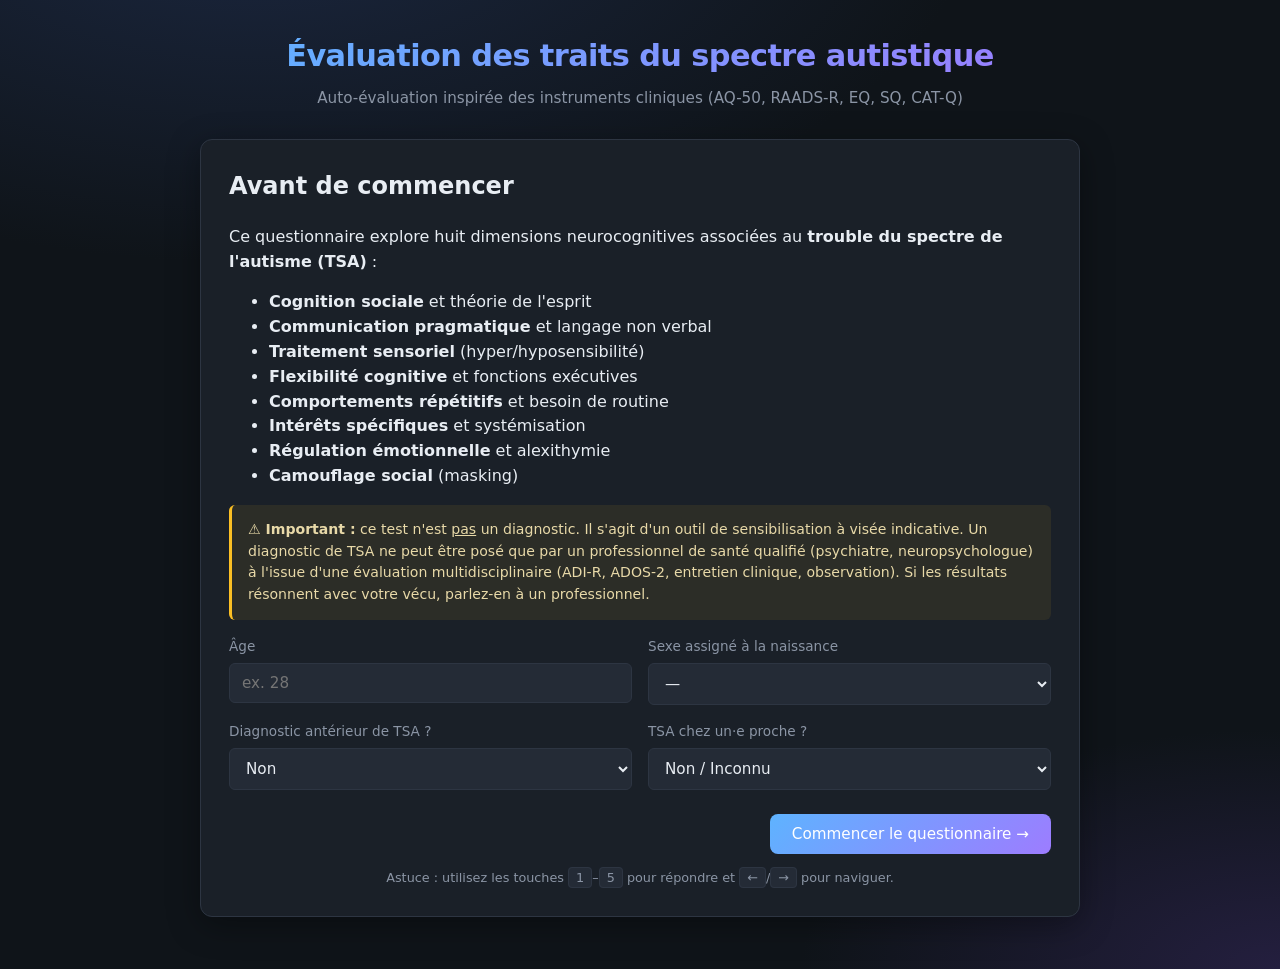
<file: tdsa/index.html>
<!DOCTYPE html>
<html lang="fr">
<head>
<meta charset="UTF-8" />
<meta name="viewport" content="width=device-width, initial-scale=1.0" />
<title>Évaluation des traits du spectre autistique</title>
<style>
  :root {
    --bg: #0f1419;
    --panel: #1a2028;
    --panel-2: #242b36;
    --accent: #5eb3ff;
    --accent-2: #9d7cff;
    --text: #e8edf3;
    --muted: #8b95a5;
    --border: #2d3542;
    --ok: #4ade80;
    --warn: #fbbf24;
    --high: #f87171;
    --radius: 12px;
    --shadow: 0 8px 32px rgba(0,0,0,0.35);
  }
  * { box-sizing: border-box; }
  body {
    margin: 0;
    font-family: -apple-system, BlinkMacSystemFont, "SF Pro Text", "Segoe UI", system-ui, sans-serif;
    background: radial-gradient(1200px 600px at 20% -10%, #1b2740 0%, transparent 60%),
                radial-gradient(800px 400px at 100% 100%, #241f3f 0%, transparent 60%),
                var(--bg);
    color: var(--text);
    min-height: 100vh;
    padding: 32px 16px;
    line-height: 1.55;
  }
  .container {
    max-width: 880px;
    margin: 0 auto;
  }
  header {
    text-align: center;
    margin-bottom: 28px;
  }
  h1 {
    font-size: 1.9rem;
    margin: 0 0 8px;
    font-weight: 600;
    letter-spacing: -0.02em;
    background: linear-gradient(135deg, var(--accent), var(--accent-2));
    -webkit-background-clip: text;
    background-clip: text;
    -webkit-text-fill-color: transparent;
  }
  .subtitle { color: var(--muted); font-size: 0.95rem; }
  .panel {
    background: var(--panel);
    border: 1px solid var(--border);
    border-radius: var(--radius);
    padding: 28px;
    box-shadow: var(--shadow);
    margin-bottom: 20px;
  }
  .disclaimer {
    background: rgba(251, 191, 36, 0.08);
    border-left: 3px solid var(--warn);
    padding: 14px 16px;
    border-radius: 6px;
    font-size: 0.88rem;
    color: #e8d9a8;
    margin: 16px 0;
  }
  .progress-wrap {
    display: flex;
    align-items: center;
    gap: 12px;
    margin-bottom: 8px;
  }
  .progress-bar {
    flex: 1;
    height: 8px;
    background: var(--panel-2);
    border-radius: 4px;
    overflow: hidden;
  }
  .progress-fill {
    height: 100%;
    background: linear-gradient(90deg, var(--accent), var(--accent-2));
    transition: width 0.3s ease;
    border-radius: 4px;
  }
  .progress-text {
    font-size: 0.85rem;
    color: var(--muted);
    min-width: 80px;
    text-align: right;
  }
  .dimension-tag {
    display: inline-block;
    font-size: 0.72rem;
    letter-spacing: 0.06em;
    text-transform: uppercase;
    color: var(--accent);
    background: rgba(94, 179, 255, 0.1);
    padding: 4px 10px;
    border-radius: 999px;
    margin-bottom: 14px;
    font-weight: 500;
  }
  .question-text {
    font-size: 1.15rem;
    line-height: 1.5;
    margin-bottom: 24px;
    font-weight: 400;
  }
  .likert {
    display: grid;
    grid-template-columns: 1fr;
    gap: 8px;
  }
  .likert-option {
    display: flex;
    align-items: center;
    padding: 14px 18px;
    background: var(--panel-2);
    border: 1px solid var(--border);
    border-radius: 8px;
    cursor: pointer;
    transition: all 0.15s ease;
    user-select: none;
  }
  .likert-option:hover {
    border-color: var(--accent);
    background: rgba(94, 179, 255, 0.06);
  }
  .likert-option.selected {
    border-color: var(--accent);
    background: rgba(94, 179, 255, 0.12);
  }
  .likert-option .dot {
    width: 18px; height: 18px;
    border: 2px solid var(--border);
    border-radius: 50%;
    margin-right: 14px;
    flex-shrink: 0;
    position: relative;
    transition: all 0.15s ease;
  }
  .likert-option.selected .dot {
    border-color: var(--accent);
  }
  .likert-option.selected .dot::after {
    content: "";
    position: absolute;
    inset: 3px;
    background: var(--accent);
    border-radius: 50%;
  }
  .nav {
    display: flex;
    justify-content: space-between;
    gap: 12px;
    margin-top: 24px;
  }
  button {
    font-family: inherit;
    font-size: 0.95rem;
    padding: 11px 22px;
    border-radius: 8px;
    border: 1px solid var(--border);
    background: var(--panel-2);
    color: var(--text);
    cursor: pointer;
    transition: all 0.15s ease;
    font-weight: 500;
  }
  button:hover:not(:disabled) {
    border-color: var(--accent);
  }
  button:disabled {
    opacity: 0.4;
    cursor: not-allowed;
  }
  button.primary {
    background: linear-gradient(135deg, var(--accent), var(--accent-2));
    border: none;
    color: #fff;
  }
  button.primary:hover:not(:disabled) {
    transform: translateY(-1px);
    box-shadow: 0 6px 20px rgba(94, 179, 255, 0.3);
  }
  .demographics {
    display: grid;
    grid-template-columns: 1fr 1fr;
    gap: 16px;
    margin-top: 16px;
  }
  .field { display: flex; flex-direction: column; gap: 6px; }
  .field label { font-size: 0.85rem; color: var(--muted); }
  input, select {
    font-family: inherit;
    font-size: 0.95rem;
    padding: 10px 12px;
    background: var(--panel-2);
    border: 1px solid var(--border);
    border-radius: 6px;
    color: var(--text);
  }
  input:focus, select:focus {
    outline: none;
    border-color: var(--accent);
  }
  .results-header {
    text-align: center;
    margin-bottom: 20px;
  }
  .global-score {
    font-size: 3rem;
    font-weight: 700;
    background: linear-gradient(135deg, var(--accent), var(--accent-2));
    -webkit-background-clip: text;
    background-clip: text;
    -webkit-text-fill-color: transparent;
    margin: 8px 0;
  }
  .tranche {
    display: inline-block;
    padding: 8px 18px;
    border-radius: 999px;
    font-weight: 600;
    margin: 8px 0;
    font-size: 0.95rem;
  }
  .tranche.low { background: rgba(74, 222, 128, 0.15); color: var(--ok); }
  .tranche.mid { background: rgba(251, 191, 36, 0.15); color: var(--warn); }
  .tranche.high { background: rgba(248, 113, 113, 0.15); color: var(--high); }
  .interpretation {
    background: var(--panel-2);
    padding: 18px;
    border-radius: 8px;
    margin-top: 16px;
    font-size: 0.95rem;
    color: #d4dae3;
  }
  .dimensions-grid {
    display: grid;
    grid-template-columns: 1fr 1fr;
    gap: 12px;
    margin-top: 20px;
  }
  .dim-card {
    background: var(--panel-2);
    padding: 14px 16px;
    border-radius: 8px;
    border: 1px solid var(--border);
  }
  .dim-card .dim-name {
    font-size: 0.8rem;
    text-transform: uppercase;
    letter-spacing: 0.05em;
    color: var(--muted);
    margin-bottom: 6px;
  }
  .dim-card .dim-score {
    font-size: 1.3rem;
    font-weight: 600;
    margin-bottom: 8px;
  }
  .dim-bar {
    height: 6px;
    background: var(--border);
    border-radius: 3px;
    overflow: hidden;
  }
  .dim-fill {
    height: 100%;
    border-radius: 3px;
    transition: width 0.6s ease;
  }
  .radar-wrap {
    display: flex;
    justify-content: center;
    margin: 20px 0;
  }
  canvas { max-width: 100%; }
  .hidden { display: none !important; }
  .muted { color: var(--muted); font-size: 0.88rem; }
  .keyboard-hint {
    text-align: center;
    font-size: 0.8rem;
    color: var(--muted);
    margin-top: 14px;
  }
  kbd {
    background: var(--panel-2);
    border: 1px solid var(--border);
    border-radius: 4px;
    padding: 2px 7px;
    font-family: inherit;
    font-size: 0.8rem;
  }
  @media (max-width: 600px) {
    .dimensions-grid { grid-template-columns: 1fr; }
    .demographics { grid-template-columns: 1fr; }
    h1 { font-size: 1.5rem; }
    .panel { padding: 20px; }
  }
</style>
</head>
<body>
<div class="container">
  <header>
    <h1>Évaluation des traits du spectre autistique</h1>
    <div class="subtitle">Auto-évaluation inspirée des instruments cliniques (AQ-50, RAADS-R, EQ, SQ, CAT-Q)</div>
  </header>

  <!-- INTRO -->
  <div id="screen-intro" class="panel">
    <h2 style="margin-top:0">Avant de commencer</h2>
    <p>Ce questionnaire explore huit dimensions neurocognitives associées au <strong>trouble du spectre de l'autisme (TSA)</strong> :</p>
    <ul>
      <li><strong>Cognition sociale</strong> et théorie de l'esprit</li>
      <li><strong>Communication pragmatique</strong> et langage non verbal</li>
      <li><strong>Traitement sensoriel</strong> (hyper/hyposensibilité)</li>
      <li><strong>Flexibilité cognitive</strong> et fonctions exécutives</li>
      <li><strong>Comportements répétitifs</strong> et besoin de routine</li>
      <li><strong>Intérêts spécifiques</strong> et systémisation</li>
      <li><strong>Régulation émotionnelle</strong> et alexithymie</li>
      <li><strong>Camouflage social</strong> (masking)</li>
    </ul>
    <div class="disclaimer">
      <strong>⚠ Important :</strong> ce test n'est <u>pas</u> un diagnostic. Il s'agit d'un outil de sensibilisation à visée indicative. Un diagnostic de TSA ne peut être posé que par un professionnel de santé qualifié (psychiatre, neuropsychologue) à l'issue d'une évaluation multidisciplinaire (ADI-R, ADOS-2, entretien clinique, observation). Si les résultats résonnent avec votre vécu, parlez-en à un professionnel.
    </div>
    <div class="demographics">
      <div class="field">
        <label for="age">Âge</label>
        <input type="number" id="age" min="10" max="120" placeholder="ex. 28" />
      </div>
      <div class="field">
        <label for="sex">Sexe assigné à la naissance</label>
        <select id="sex">
          <option value="">—</option>
          <option value="f">Féminin</option>
          <option value="m">Masculin</option>
          <option value="o">Autre / Non précisé</option>
        </select>
      </div>
      <div class="field">
        <label for="prior">Diagnostic antérieur de TSA ?</label>
        <select id="prior">
          <option value="no">Non</option>
          <option value="suspected">Suspecté / en cours</option>
          <option value="yes">Oui</option>
        </select>
      </div>
      <div class="field">
        <label for="family">TSA chez un·e proche ?</label>
        <select id="family">
          <option value="no">Non / Inconnu</option>
          <option value="yes">Oui</option>
        </select>
      </div>
    </div>
    <div class="nav">
      <span></span>
      <button class="primary" onclick="startTest()">Commencer le questionnaire →</button>
    </div>
    <div class="keyboard-hint">Astuce : utilisez les touches <kbd>1</kbd>–<kbd>5</kbd> pour répondre et <kbd>←</kbd>/<kbd>→</kbd> pour naviguer.</div>
  </div>

  <!-- QUESTION -->
  <div id="screen-question" class="panel hidden">
    <div class="progress-wrap">
      <div class="progress-bar"><div class="progress-fill" id="progress-fill"></div></div>
      <div class="progress-text" id="progress-text">0 / 0</div>
    </div>
    <div class="dimension-tag" id="dimension-tag"></div>
    <div class="question-text" id="question-text"></div>
    <div class="likert" id="likert"></div>
    <div class="nav">
      <button id="btn-prev" onclick="prevQuestion()">← Précédent</button>
      <button id="btn-next" class="primary" onclick="nextQuestion()">Suivant →</button>
    </div>
  </div>

  <!-- RESULTS -->
  <div id="screen-results" class="panel hidden">
    <div class="results-header">
      <div class="muted">Score global (traits du spectre autistique)</div>
      <div class="global-score" id="global-score">—</div>
      <div id="tranche-label" class="tranche">—</div>
      <div class="muted" id="percentile-text"></div>
    </div>

    <div class="radar-wrap">
      <canvas id="radar" width="480" height="480"></canvas>
    </div>

    <div class="dimensions-grid" id="dimensions-grid"></div>

    <div class="interpretation" id="interpretation"></div>

    <div class="disclaimer" style="margin-top:20px">
      Rappel : ce résultat n'est pas un diagnostic. Si votre score est élevé et que ces traits ont un impact significatif sur votre quotidien (travail, relations, santé mentale), il peut être utile d'en parler à un professionnel spécialisé dans les troubles du neurodéveloppement adulte.
    </div>

    <div class="nav">
      <button onclick="restart()">Recommencer</button>
      <button class="primary" onclick="exportJSON()">Exporter mes réponses (JSON)</button>
    </div>
  </div>
</div>

<script>
/* ============================================================
   QUESTIONNAIRE — 72 items répartis sur 8 dimensions
   Inspiré de AQ-50 (Baron-Cohen), RAADS-R (Ritvo),
   EQ/SQ, CAT-Q (Hull), GSQ (Robertson).
   reverse: true = score inversé (accord = moins de traits TSA)
   ============================================================ */
const QUESTIONS = [
  // --- 1. COGNITION SOCIALE / THÉORIE DE L'ESPRIT ---
  { d: "social", text: "J'ai du mal à deviner ce qu'une autre personne pense ou ressent simplement en la regardant.", reverse: false },
  { d: "social", text: "Dans une conversation de groupe, je sais facilement quand c'est à mon tour de parler.", reverse: true },
  { d: "social", text: "Je perçois rapidement lorsque quelqu'un se sent mal à l'aise, même s'il ne le dit pas.", reverse: true },
  { d: "social", text: "Les règles sociales implicites (ce qu'il faut faire ou ne pas faire) me paraissent souvent arbitraires ou incompréhensibles.", reverse: false },
  { d: "social", text: "J'ai du mal à maintenir un contact visuel soutenu lors d'une conversation.", reverse: false },
  { d: "social", text: "Je comprends facilement le sarcasme, l'ironie ou le second degré au moment où ils sont dits.", reverse: true },
  { d: "social", text: "Je préfère les interactions en tête-à-tête aux situations sociales de groupe.", reverse: false },
  { d: "social", text: "Lors des fêtes ou rassemblements, je me sens rapidement épuisé·e et j'ai besoin de m'isoler.", reverse: false },
  { d: "social", text: "Je trouve les relations amicales et romantiques plutôt intuitives à naviguer.", reverse: true },

  // --- 2. COMMUNICATION PRAGMATIQUE ---
  { d: "comm", text: "Les autres me disent parfois que je parle sur un ton monocorde, trop formel ou inhabituel.", reverse: false },
  { d: "comm", text: "Quand je parle d'un sujet qui m'intéresse, j'ai du mal à remarquer que mon interlocuteur s'ennuie.", reverse: false },
  { d: "comm", text: "J'utilise spontanément des gestes, expressions faciales et mimiques en parlant.", reverse: true },
  { d: "comm", text: "Je prends les expressions ou métaphores au pied de la lettre avant de comprendre leur sens figuré.", reverse: false },
  { d: "comm", text: "Je préfère les conversations factuelles (données, idées, systèmes) aux bavardages sociaux (small talk).", reverse: false },
  { d: "comm", text: "Il m'arrive de ne pas savoir comment engager ou clore une conversation naturellement.", reverse: false },
  { d: "comm", text: "Je perçois bien les changements subtils dans le ton de voix ou la posture des autres.", reverse: true },
  { d: "comm", text: "J'ai tendance à interrompre les autres ou à répondre à côté sans le réaliser sur le moment.", reverse: false },

  // --- 3. TRAITEMENT SENSORIEL ---
  { d: "sensory", text: "Certains sons (bruits de fond, néons, foule) m'irritent ou me submergent beaucoup plus que la moyenne des gens.", reverse: false },
  { d: "sensory", text: "Les étiquettes de vêtements, coutures ou textures de tissus me dérangent physiquement.", reverse: false },
  { d: "sensory", text: "Les lumières vives, scintillantes ou fluorescentes me fatiguent rapidement.", reverse: false },
  { d: "sensory", text: "J'ai une aversion marquée pour certaines textures ou températures alimentaires.", reverse: false },
  { d: "sensory", text: "Les odeurs (parfums, produits d'entretien, nourriture) me perturbent plus que les autres ne semblent l'être.", reverse: false },
  { d: "sensory", text: "Dans un environnement bruyant, j'ai beaucoup de mal à suivre une conversation.", reverse: false },
  { d: "sensory", text: "Je recherche certaines stimulations sensorielles (pression profonde, balancement, textures particulières).", reverse: false },
  { d: "sensory", text: "Je remarque des détails sensoriels (bruits, motifs) que les autres ignorent complètement.", reverse: false },
  { d: "sensory", text: "Après une journée chargée en stimuli, j'ai besoin d'une longue période de récupération au calme.", reverse: false },

  // --- 4. FLEXIBILITÉ COGNITIVE / EXÉCUTIVE ---
  { d: "exec", text: "Les changements imprévus dans mes plans me déstabilisent beaucoup, même s'ils sont mineurs.", reverse: false },
  { d: "exec", text: "J'ai du mal à passer d'une tâche à une autre, surtout quand je suis absorbé·e.", reverse: false },
  { d: "exec", text: "Je m'adapte facilement à de nouvelles situations ou environnements.", reverse: true },
  { d: "exec", text: "Initier une tâche que je dois faire, même simple, peut me demander un effort disproportionné.", reverse: false },
  { d: "exec", text: "J'ai tendance à procrastiner ou à basculer dans l'hyperfocus, sans juste milieu.", reverse: false },
  { d: "exec", text: "La gestion du temps, des priorités et des échéances est l'une de mes difficultés récurrentes.", reverse: false },
  { d: "exec", text: "Je pense de façon rigide en termes de « vrai/faux » ou « juste/injuste », avec peu de nuances.", reverse: false },

  // --- 5. COMPORTEMENTS RÉPÉTITIFS / ROUTINES ---
  { d: "repet", text: "J'ai des routines précises (matin, repas, travail) et leur rupture me cause un inconfort notable.", reverse: false },
  { d: "repet", text: "Je me livre à des mouvements répétitifs apaisants (balancement, tapotement, torsion des doigts, stimming).", reverse: false },
  { d: "repet", text: "Je suis attaché·e à certains objets, vêtements ou parcours familiers.", reverse: false },
  { d: "repet", text: "Je trouve du réconfort à faire ou regarder la même chose en boucle (même film, mêmes musiques, mêmes itinéraires).", reverse: false },
  { d: "repet", text: "Je remarque immédiatement quand un objet familier a été déplacé ou qu'un détail a changé.", reverse: false },
  { d: "repet", text: "J'apprécie la spontanéité et les surprises dans ma vie quotidienne.", reverse: true },

  // --- 6. INTÉRÊTS SPÉCIFIQUES / SYSTÉMISATION ---
  { d: "sys", text: "J'ai (ou j'ai eu) un ou plusieurs sujets d'intérêt intense auxquels je consacre un temps considérable.", reverse: false },
  { d: "sys", text: "Je prends plaisir à collectionner, classer, ordonner ou cataloguer des éléments.", reverse: false },
  { d: "sys", text: "J'aime comprendre le fonctionnement d'un système (machine, logiciel, règle, langue) dans ses moindres détails.", reverse: false },
  { d: "sys", text: "Je peux passer des heures à apprendre sur un sujet précis en oubliant manger ou dormir.", reverse: false },
  { d: "sys", text: "Je remarque des régularités, motifs ou anomalies que les autres ne voient pas.", reverse: false },
  { d: "sys", text: "Je préfère des domaines structurés et prévisibles (maths, code, sciences, musique, droit) aux domaines flous.", reverse: false },
  { d: "sys", text: "J'aime lire ou apprendre sur des sujets de niche que peu de gens connaissent.", reverse: false },

  // --- 7. RÉGULATION ÉMOTIONNELLE / ALEXITHYMIE ---
  { d: "emo", text: "Il m'est difficile de nommer précisément l'émotion que je ressens à un moment donné.", reverse: false },
  { d: "emo", text: "Je perçois mes émotions d'abord par des sensations physiques (nœud au ventre, tension, chaleur) avant de les identifier.", reverse: false },
  { d: "emo", text: "Mes émotions peuvent passer du calme à une intensité très forte de manière soudaine.", reverse: false },
  { d: "emo", text: "Il m'arrive de « bloquer » (shutdown) ou d'exploser (meltdown) face à une surcharge, sans pouvoir le contrôler.", reverse: false },
  { d: "emo", text: "Quand quelqu'un me décrit un problème émotionnel, je peine à savoir quoi répondre spontanément.", reverse: false },
  { d: "emo", text: "Je comprends facilement mes propres motivations et émotions.", reverse: true },
  { d: "emo", text: "Les conflits interpersonnels me bouleversent longtemps et sont difficiles à « évacuer ».", reverse: false },
  { d: "emo", text: "Je vis de l'anxiété sociale (avant, pendant ou après des interactions) qui m'épuise.", reverse: false },

  // --- 8. CAMOUFLAGE / MASKING (CAT-Q) ---
  { d: "mask", text: "Je prépare mentalement (voire répète) les conversations avant un événement social.", reverse: false },
  { d: "mask", text: "J'observe et j'imite consciemment les expressions faciales ou gestes des autres pour paraître « normal·e ».", reverse: false },
  { d: "mask", text: "J'ai une « version sociale » de moi-même qui est différente de qui je suis vraiment seul·e.", reverse: false },
  { d: "mask", text: "Après un événement social, je suis épuisé·e d'avoir dû gérer mon comportement et mes réactions.", reverse: false },
  { d: "mask", text: "J'ai étudié les règles sociales comme on étudie une matière pour m'y conformer.", reverse: false },
  { d: "mask", text: "Je force des comportements (contact visuel, sourires, ton enjoué) qui ne sont pas naturels pour moi.", reverse: false },
  { d: "mask", text: "Je ressens régulièrement un décalage entre mon apparence sociale et mon vécu intérieur.", reverse: false },

  // --- Items complémentaires couvrant plusieurs dimensions (RAADS-R like) ---
  { d: "social", text: "J'ai eu davantage de difficultés que mes pairs à me faire des ami·e·s durables dans l'enfance ou l'adolescence.", reverse: false },
  { d: "social", text: "Je ressens un besoin fort de solitude pour « me recharger » après toute interaction.", reverse: false },
  { d: "comm", text: "J'utilise parfois des mots inhabituels, précis ou « techniques » dans la conversation courante.", reverse: false },
  { d: "exec", text: "Je pense souvent en images, en systèmes ou en catégories plutôt qu'en mots.", reverse: false },
  { d: "sensory", text: "Je ressens la douleur, la chaleur ou le froid différemment de la plupart des gens (plus ou moins fortement).", reverse: false },
  { d: "repet", text: "Enfant, j'avais des jeux très structurés (aligner, classer, faire tourner des objets) plutôt que des jeux imaginatifs partagés.", reverse: false },
  { d: "sys", text: "Je cherche activement des explications logiques ou mécaniques aux comportements humains.", reverse: false },
  { d: "emo", text: "L'empathie cognitive (comprendre ce que ressent l'autre) est plus difficile pour moi que l'empathie affective (ressentir avec lui).", reverse: false },
  { d: "mask", text: "On m'a déjà dit que je semblais « bizarre », « décalé·e », « trop intense » ou « trop formel·le ».", reverse: false },
  { d: "social", text: "J'ai du mal à suivre une conversation quand plusieurs personnes parlent en même temps.", reverse: false },
  { d: "exec", text: "J'ai besoin de listes, plannings ou systèmes externes pour gérer mon quotidien.", reverse: false },
  { d: "comm", text: "Je préfère communiquer par écrit (mail, chat) que par téléphone ou en face-à-face.", reverse: false }
];

const DIMENSIONS = {
  social:  { label: "Cognition sociale",        color: "#5eb3ff", neuro: "Théorie de l'esprit — jonction temporo-pariétale, cortex préfrontal médian, système des neurones miroirs." },
  comm:    { label: "Communication pragmatique", color: "#9d7cff", neuro: "Pragmatique et prosodie — hémisphère droit, sillon temporal supérieur." },
  sensory: { label: "Traitement sensoriel",      color: "#f472b6", neuro: "Filtrage sensoriel — cortex sensoriels primaires hyperconnectés, thalamus." },
  exec:    { label: "Flexibilité cognitive",     color: "#fbbf24", neuro: "Fonctions exécutives — cortex préfrontal dorsolatéral, cortex cingulaire antérieur." },
  repet:   { label: "Routines & répétition",     color: "#fb923c", neuro: "Circuit des ganglions de la base, striatum, boucles cortico-striato-thalamiques." },
  sys:     { label: "Systémisation & intérêts",  color: "#4ade80", neuro: "Préférence pour les systèmes règles-basés — cortex pariétal, réseau attentionnel dorsal." },
  emo:     { label: "Régulation émotionnelle",   color: "#22d3ee", neuro: "Alexithymie — insula antérieure, cortex cingulaire, amygdale." },
  mask:    { label: "Camouflage social",         color: "#e879f9", neuro: "Coût cognitif du masking — associé à burnout autistique et dépression." }
};

const LIKERT_LABELS = [
  "Tout à fait en désaccord",
  "Plutôt en désaccord",
  "Neutre / Ne sais pas",
  "Plutôt d'accord",
  "Tout à fait d'accord"
];

/* Shuffle for better experience but keep reproducible — we'll actually keep order to preserve dimension coverage */
let currentQ = 0;
const answers = new Array(QUESTIONS.length).fill(null);
let demo = {};

function startTest() {
  demo = {
    age: document.getElementById("age").value || null,
    sex: document.getElementById("sex").value || null,
    prior: document.getElementById("prior").value,
    family: document.getElementById("family").value
  };
  document.getElementById("screen-intro").classList.add("hidden");
  document.getElementById("screen-question").classList.remove("hidden");
  renderQuestion();
}

function renderQuestion() {
  const q = QUESTIONS[currentQ];
  document.getElementById("dimension-tag").textContent = DIMENSIONS[q.d].label;
  document.getElementById("dimension-tag").style.color = DIMENSIONS[q.d].color;
  document.getElementById("dimension-tag").style.background = DIMENSIONS[q.d].color + "1a";
  document.getElementById("question-text").textContent = q.text;
  const likert = document.getElementById("likert");
  likert.innerHTML = "";
  for (let i = 0; i < 5; i++) {
    const opt = document.createElement("div");
    opt.className = "likert-option" + (answers[currentQ] === i ? " selected" : "");
    opt.innerHTML = `<span class="dot"></span><span>${i+1}. ${LIKERT_LABELS[i]}</span>`;
    opt.onclick = () => selectAnswer(i);
    likert.appendChild(opt);
  }
  const pct = ((currentQ) / QUESTIONS.length) * 100;
  document.getElementById("progress-fill").style.width = pct + "%";
  document.getElementById("progress-text").textContent = `${currentQ + 1} / ${QUESTIONS.length}`;
  document.getElementById("btn-prev").disabled = currentQ === 0;
  document.getElementById("btn-next").textContent = currentQ === QUESTIONS.length - 1 ? "Voir mes résultats →" : "Suivant →";
  document.getElementById("btn-next").disabled = answers[currentQ] === null;
}

function selectAnswer(i) {
  answers[currentQ] = i;
  renderQuestion();
}

function nextQuestion() {
  if (answers[currentQ] === null) return;
  if (currentQ === QUESTIONS.length - 1) {
    showResults();
  } else {
    currentQ++;
    renderQuestion();
    window.scrollTo({ top: 0, behavior: "smooth" });
  }
}

function prevQuestion() {
  if (currentQ > 0) {
    currentQ--;
    renderQuestion();
    window.scrollTo({ top: 0, behavior: "smooth" });
  }
}

// Keyboard shortcuts
document.addEventListener("keydown", (e) => {
  if (document.getElementById("screen-question").classList.contains("hidden")) return;
  if (e.key >= "1" && e.key <= "5") {
    selectAnswer(parseInt(e.key) - 1);
    setTimeout(() => nextQuestion(), 180);
  } else if (e.key === "ArrowRight") {
    nextQuestion();
  } else if (e.key === "ArrowLeft") {
    prevQuestion();
  }
});

/* ============================================================
   SCORING
   - Each item: 0..4 (from Likert 1..5)
   - If reverse: score = 4 - raw
   - Per-dimension: mean as percentage 0..100
   - Global: weighted average of dimensions (normalized)
   ============================================================ */
function computeScores() {
  const byDim = {};
  for (const key of Object.keys(DIMENSIONS)) byDim[key] = { sum: 0, n: 0 };
  QUESTIONS.forEach((q, idx) => {
    let raw = answers[idx];
    if (q.reverse) raw = 4 - raw;
    byDim[q.d].sum += raw;
    byDim[q.d].n += 1;
  });
  const dimScores = {};
  for (const k of Object.keys(byDim)) {
    dimScores[k] = Math.round((byDim[k].sum / (byDim[k].n * 4)) * 100);
  }
  const globalScore = Math.round(
    Object.values(dimScores).reduce((a, b) => a + b, 0) / Object.keys(dimScores).length
  );
  return { dimScores, globalScore };
}

function getTranche(score) {
  if (score < 25)  return { key: "low",  label: "Traits très faibles — profil neurotypique probable",
    cls: "low", desc: "Vos réponses situent vos traits autistiques en dessous du seuil qu'on observerait dans la population générale. Un profil TSA paraît peu probable sur la base de ce questionnaire." };
  if (score < 40)  return { key: "sub",  label: "Traits subcliniques — dans la variabilité neurotypique",
    cls: "low", desc: "Vous présentez quelques traits qu'on peut retrouver sur le spectre autistique, mais qui restent dans la variabilité habituelle. Ces traits ne sont probablement pas problématiques au quotidien." };
  if (score < 55)  return { key: "mod",  label: "Traits modérés — profil « large phénotype »",
    cls: "mid", desc: "Vous présentez un nombre notable de traits du spectre autistique sans atteindre le seuil clinique. On parle parfois de « broad autism phenotype » (BAP). Ces traits peuvent colorer votre manière d'être sans constituer un trouble." };
  if (score < 70)  return { key: "high", label: "Traits élevés — évaluation clinique recommandée",
    cls: "high", desc: "Votre score est compatible avec un profil TSA. De nombreuses personnes ayant ce niveau de traits bénéficient d'une évaluation diagnostique formelle, notamment si ces traits ont un impact fonctionnel (travail, relations, santé mentale, épuisement)." };
  return { key: "vhigh", label: "Traits très élevés — fortement évocateur d'un TSA",
    cls: "high", desc: "Votre score est très élevé et très cohérent avec un profil du spectre autistique. Une évaluation par un·e neuropsychologue ou psychiatre spécialisé·e dans le neurodéveloppement adulte est vivement recommandée. Un diagnostic, quand il résonne, peut offrir des clés de compréhension, des aménagements et réduire le coût du camouflage." };
}

function showResults() {
  document.getElementById("screen-question").classList.add("hidden");
  document.getElementById("screen-results").classList.remove("hidden");
  const { dimScores, globalScore } = computeScores();
  document.getElementById("global-score").textContent = globalScore + " / 100";
  const tr = getTranche(globalScore);
  const trancheEl = document.getElementById("tranche-label");
  trancheEl.textContent = tr.label;
  trancheEl.className = "tranche " + tr.cls;
  document.getElementById("interpretation").innerHTML =
    `<strong>Interprétation :</strong> ${tr.desc}` +
    (demo.sex === "f" ? `<br/><br/><em>Note :</em> les profils féminins du TSA sont sous-diagnostiqués. Le camouflage social y est souvent plus élevé, ce qui peut masquer les traits aux yeux des proches et des cliniciens non formés.` : ``);

  // Percentile estimate vs general-population approximation
  // Rough normal curve centered at ~30 (non-autistic mean on AQ-like scales, normalized).
  const mu = 30, sigma = 12;
  const z = (globalScore - mu) / sigma;
  const percentile = Math.round(100 * normalCDF(z));
  document.getElementById("percentile-text").textContent =
    `≈ ${percentile}ᵉ percentile estimé par rapport à la population générale.`;

  // Dim cards
  const grid = document.getElementById("dimensions-grid");
  grid.innerHTML = "";
  for (const key of Object.keys(DIMENSIONS)) {
    const d = DIMENSIONS[key];
    const s = dimScores[key];
    const card = document.createElement("div");
    card.className = "dim-card";
    card.innerHTML = `
      <div class="dim-name" style="color:${d.color}">${d.label}</div>
      <div class="dim-score">${s} / 100</div>
      <div class="dim-bar"><div class="dim-fill" style="width:${s}%;background:${d.color}"></div></div>
      <div class="muted" style="margin-top:8px;font-size:0.78rem">${d.neuro}</div>
    `;
    grid.appendChild(card);
  }

  drawRadar(dimScores);
}

/* Gaussian CDF approximation (Abramowitz & Stegun 26.2.17) */
function normalCDF(z) {
  const a1 =  0.254829592, a2 = -0.284496736, a3 =  1.421413741,
        a4 = -1.453152027, a5 =  1.061405429, p  =  0.3275911;
  const sign = z < 0 ? -1 : 1;
  z = Math.abs(z) / Math.SQRT2;
  const t = 1.0 / (1.0 + p * z);
  const y = 1.0 - (((((a5 * t + a4) * t) + a3) * t + a2) * t + a1) * t * Math.exp(-z * z);
  return 0.5 * (1.0 + sign * y);
}

/* ============================================================
   RADAR CHART (pure canvas)
   ============================================================ */
function drawRadar(scores) {
  const canvas = document.getElementById("radar");
  const ctx = canvas.getContext("2d");
  const W = canvas.width, H = canvas.height;
  const cx = W / 2, cy = H / 2;
  const R = Math.min(W, H) / 2 - 70;
  ctx.clearRect(0, 0, W, H);
  const keys = Object.keys(DIMENSIONS);
  const n = keys.length;

  // Grid rings
  ctx.strokeStyle = "#2d3542";
  ctx.lineWidth = 1;
  for (let r = 1; r <= 5; r++) {
    ctx.beginPath();
    for (let i = 0; i < n; i++) {
      const a = (Math.PI * 2 * i) / n - Math.PI / 2;
      const x = cx + Math.cos(a) * R * (r / 5);
      const y = cy + Math.sin(a) * R * (r / 5);
      if (i === 0) ctx.moveTo(x, y); else ctx.lineTo(x, y);
    }
    ctx.closePath();
    ctx.stroke();
  }

  // Axes
  ctx.strokeStyle = "#2d3542";
  for (let i = 0; i < n; i++) {
    const a = (Math.PI * 2 * i) / n - Math.PI / 2;
    ctx.beginPath();
    ctx.moveTo(cx, cy);
    ctx.lineTo(cx + Math.cos(a) * R, cy + Math.sin(a) * R);
    ctx.stroke();
  }

  // Data polygon
  ctx.beginPath();
  for (let i = 0; i < n; i++) {
    const k = keys[i];
    const v = scores[k] / 100;
    const a = (Math.PI * 2 * i) / n - Math.PI / 2;
    const x = cx + Math.cos(a) * R * v;
    const y = cy + Math.sin(a) * R * v;
    if (i === 0) ctx.moveTo(x, y); else ctx.lineTo(x, y);
  }
  ctx.closePath();
  const grad = ctx.createLinearGradient(0, 0, W, H);
  grad.addColorStop(0, "rgba(94,179,255,0.45)");
  grad.addColorStop(1, "rgba(157,124,255,0.45)");
  ctx.fillStyle = grad;
  ctx.strokeStyle = "#9d7cff";
  ctx.lineWidth = 2;
  ctx.fill();
  ctx.stroke();

  // Points
  for (let i = 0; i < n; i++) {
    const k = keys[i];
    const v = scores[k] / 100;
    const a = (Math.PI * 2 * i) / n - Math.PI / 2;
    const x = cx + Math.cos(a) * R * v;
    const y = cy + Math.sin(a) * R * v;
    ctx.beginPath();
    ctx.arc(x, y, 4, 0, Math.PI * 2);
    ctx.fillStyle = DIMENSIONS[k].color;
    ctx.fill();
  }

  // Labels
  ctx.fillStyle = "#d4dae3";
  ctx.font = "600 12px -apple-system, system-ui, sans-serif";
  ctx.textAlign = "center";
  ctx.textBaseline = "middle";
  for (let i = 0; i < n; i++) {
    const k = keys[i];
    const a = (Math.PI * 2 * i) / n - Math.PI / 2;
    const x = cx + Math.cos(a) * (R + 34);
    const y = cy + Math.sin(a) * (R + 22);
    const words = DIMENSIONS[k].label.split(" ");
    const mid = Math.ceil(words.length / 2);
    ctx.fillStyle = DIMENSIONS[k].color;
    ctx.fillText(words.slice(0, mid).join(" "), x, y - 7);
    if (words.length > mid) ctx.fillText(words.slice(mid).join(" "), x, y + 7);
  }
}

function restart() {
  currentQ = 0;
  for (let i = 0; i < answers.length; i++) answers[i] = null;
  document.getElementById("screen-results").classList.add("hidden");
  document.getElementById("screen-intro").classList.remove("hidden");
  window.scrollTo({ top: 0, behavior: "smooth" });
}

function exportJSON() {
  const { dimScores, globalScore } = computeScores();
  const payload = {
    date: new Date().toISOString(),
    demographics: demo,
    answers: QUESTIONS.map((q, i) => ({
      dimension: q.d,
      question: q.text,
      reverse: q.reverse,
      rawLikert: answers[i] + 1,
      scored: q.reverse ? 4 - answers[i] : answers[i]
    })),
    dimensionScores: dimScores,
    globalScore,
    tranche: getTranche(globalScore).label,
    disclaimer: "Auto-évaluation — ne constitue pas un diagnostic."
  };
  const blob = new Blob([JSON.stringify(payload, null, 2)], { type: "application/json" });
  const url = URL.createObjectURL(blob);
  const a = document.createElement("a");
  a.href = url;
  a.download = `evaluation-tsa-${Date.now()}.json`;
  a.click();
  URL.revokeObjectURL(url);
}
</script>
</body>
</html>
</file>
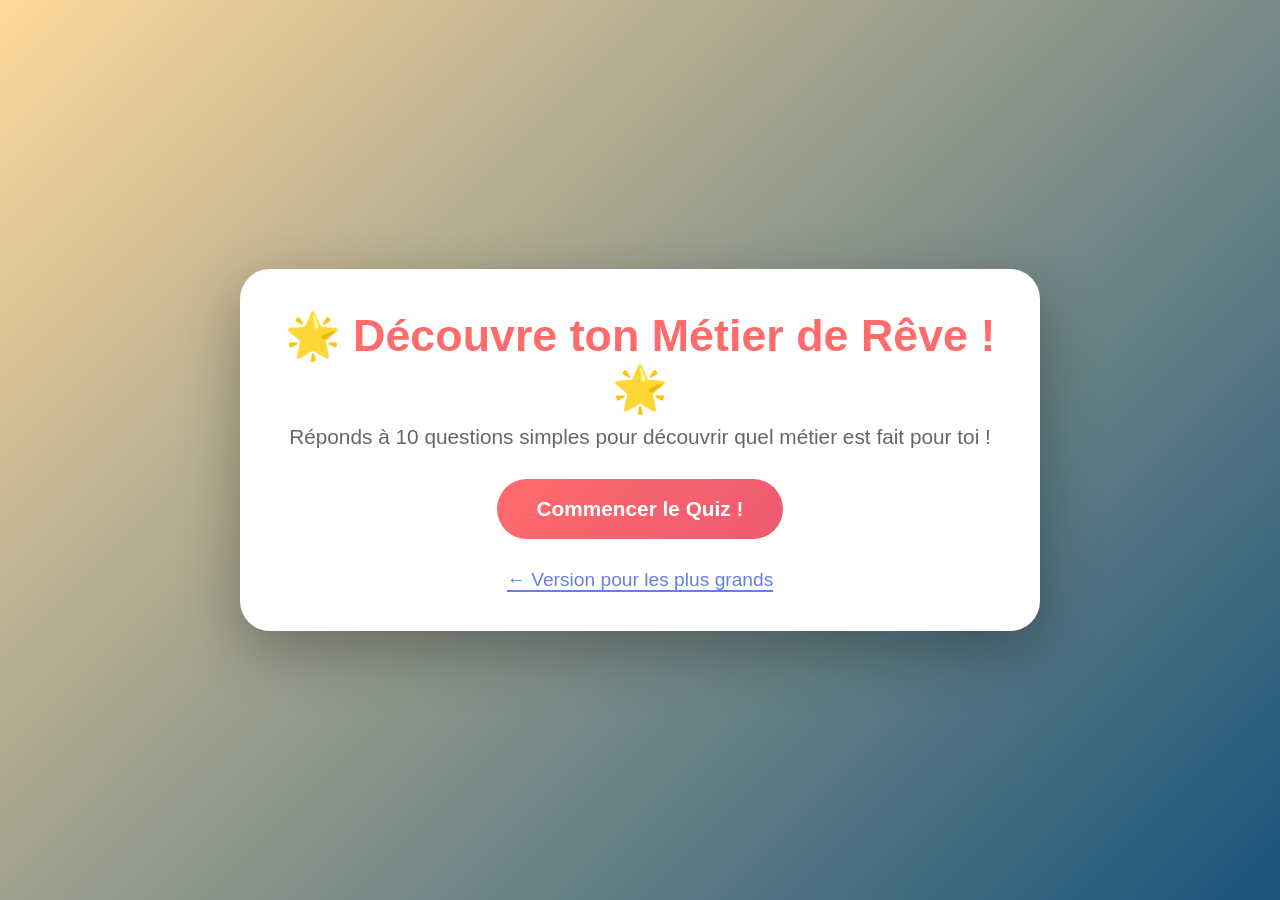
<file: orientation/enfants/index.html>
<!DOCTYPE html>
<html lang="fr">
<head>
    <meta charset="UTF-8">
    <meta name="viewport" content="width=device-width, initial-scale=1.0">
    <title>Quiz des Métiers pour Enfants</title>
    <style>
        * {
            margin: 0;
            padding: 0;
            box-sizing: border-box;
        }

        body {
            font-family: 'Comic Sans MS', 'Segoe UI', Tahoma, Geneva, Verdana, sans-serif;
            background: linear-gradient(135deg, #ffd89b 0%, #19547b 100%);
            min-height: 100vh;
            display: flex;
            justify-content: center;
            align-items: center;
            padding: 20px;
        }

        .container {
            background: white;
            border-radius: 30px;
            box-shadow: 0 20px 60px rgba(0,0,0,0.3);
            max-width: 800px;
            width: 100%;
            padding: 40px;
        }

        h1 {
            color: #ff6b6b;
            text-align: center;
            margin-bottom: 10px;
            font-size: 2.8em;
        }

        .subtitle {
            text-align: center;
            color: #666;
            margin-bottom: 30px;
            font-size: 1.3em;
        }

        .welcome-screen, .quiz-screen, .result-screen {
            display: none;
        }

        .welcome-screen.active, .quiz-screen.active, .result-screen.active {
            display: block;
        }

        .start-btn, .next-btn, .restart-btn {
            background: linear-gradient(135deg, #ff6b6b 0%, #ee5a6f 100%);
            color: white;
            border: none;
            padding: 18px 40px;
            font-size: 1.3em;
            border-radius: 50px;
            cursor: pointer;
            transition: all 0.3s;
            display: block;
            margin: 30px auto;
            font-family: 'Comic Sans MS', sans-serif;
            font-weight: bold;
        }

        .start-btn:hover, .next-btn:hover, .restart-btn:hover {
            transform: scale(1.1);
            box-shadow: 0 10px 30px rgba(255, 107, 107, 0.4);
        }

        .question-container {
            margin: 30px 0;
        }

        .question {
            font-size: 1.8em;
            color: #333;
            margin-bottom: 25px;
            text-align: center;
            font-weight: bold;
        }

        .answers {
            display: grid;
            gap: 15px;
        }

        .answer {
            background: linear-gradient(135deg, #f8f9fa 0%, #e9ecef 100%);
            border: 4px solid #e0e0e0;
            padding: 20px;
            border-radius: 20px;
            cursor: pointer;
            transition: all 0.3s;
            font-size: 1.4em;
            text-align: center;
        }

        .answer:hover {
            border-color: #ff6b6b;
            background: linear-gradient(135deg, #fff5f5 0%, #ffe3e3 100%);
            transform: translateX(10px);
        }

        .answer.selected {
            border-color: #ff6b6b;
            background: linear-gradient(135deg, #ff6b6b 0%, #ee5a6f 100%);
            color: white;
            transform: scale(1.05);
        }

        .progress {
            text-align: center;
            color: #666;
            font-size: 1.2em;
            margin-bottom: 20px;
        }

        .result-card {
            background: linear-gradient(135deg, #667eea 0%, #764ba2 100%);
            color: white;
            padding: 35px;
            border-radius: 25px;
            margin: 25px 0;
            text-align: center;
        }

        .result-card h2 {
            font-size: 2.5em;
            margin-bottom: 15px;
        }

        .result-card p {
            font-size: 1.3em;
            line-height: 1.6;
        }

        .job-list {
            background: #f8f9fa;
            padding: 25px;
            border-radius: 20px;
            margin: 20px 0;
        }

        .job-list h3 {
            color: #ff6b6b;
            margin-bottom: 15px;
            font-size: 1.8em;
        }

        .job-item {
            display: inline-block;
            background: white;
            padding: 12px 20px;
            margin: 8px;
            border-radius: 25px;
            font-size: 1.2em;
            border: 3px solid #ff6b6b;
            color: #ff6b6b;
            font-weight: bold;
            cursor: pointer;
            transition: all 0.3s;
        }

        .job-item:hover {
            background: #ff6b6b;
            color: white;
            transform: scale(1.05);
        }

        .emoji {
            font-size: 2.5em;
            margin-bottom: 15px;
            display: block;
        }

        .back-link {
            text-align: center;
            margin-top: 30px;
        }

        .back-link a {
            color: #667eea;
            font-size: 1.2em;
            text-decoration: none;
            border-bottom: 2px solid #667eea;
        }

        .back-link a:hover {
            color: #764ba2;
            border-bottom-color: #764ba2;
        }

        .job-detail-screen {
            display: none;
        }

        .job-detail-screen.active {
            display: block;
        }

        .job-card {
            background: linear-gradient(135deg, #667eea 0%, #764ba2 100%);
            color: white;
            padding: 35px;
            border-radius: 25px;
            margin: 25px 0;
        }

        .job-card h2 {
            font-size: 2.2em;
            margin-bottom: 20px;
        }

        .job-card h3 {
            font-size: 1.6em;
            margin-top: 25px;
            margin-bottom: 15px;
            color: #ffd89b;
        }

        .job-card p, .job-card li {
            font-size: 1.2em;
            line-height: 1.7;
        }

        .job-card ul {
            margin-left: 25px;
            margin-bottom: 20px;
        }

        .job-card li {
            margin-bottom: 10px;
        }

        .back-btn {
            background: white;
            color: #667eea;
            border: none;
            padding: 15px 35px;
            font-size: 1.2em;
            border-radius: 50px;
            cursor: pointer;
            transition: all 0.3s;
            display: block;
            margin: 25px auto;
            font-family: 'Comic Sans MS', sans-serif;
            font-weight: bold;
        }

        .back-btn:hover {
            transform: scale(1.05);
            box-shadow: 0 8px 20px rgba(0,0,0,0.2);
        }
    </style>
</head>
<body>
    <div class="container">
        <div class="welcome-screen active">
            <h1>🌟 Découvre ton Métier de Rêve ! 🌟</h1>
            <p class="subtitle">Réponds à 10 questions simples pour découvrir quel métier est fait pour toi !</p>
            <button class="start-btn" onclick="startQuiz()">Commencer le Quiz !</button>
            <div class="back-link">
                <a href="../">← Version pour les plus grands</a>
            </div>
        </div>

        <div class="quiz-screen">
            <div class="progress">Question <span id="current">1</span> sur 10</div>
            <div class="question-container">
                <div class="question" id="question"></div>
                <div class="answers" id="answers"></div>
            </div>
            <button class="next-btn" onclick="nextQuestion()">Question Suivante !</button>
        </div>

        <div class="result-screen">
            <h1>🎉 Voici tes résultats ! 🎉</h1>
            <div id="results"></div>
            <button class="restart-btn" onclick="location.reload()">Refaire le Quiz !</button>
            <div class="back-link">
                <a href="../">← Version pour les plus grands</a>
            </div>
        </div>

        <div class="job-detail-screen">
            <h1>📋 Découvre ce métier !</h1>
            <div id="job-details"></div>
            <button class="back-btn" onclick="showPreviousPage()">← Retour</button>
            <div class="back-link">
                <a href="../">← Version pour les plus grands</a>
            </div>
        </div>
    </div>

    <script>
        const questions = [
            {
                question: "Qu'est-ce que tu aimes faire le plus ?",
                answers: [
                    { text: "Jouer dehors et bouger", scores: { nature: 3, sport: 2 } },
                    { text: "Dessiner et créer des choses", scores: { creative: 3, art: 2 } },
                    { text: "Lire des livres et raconter des histoires", scores: { education: 3, culture: 2 } },
                    { text: "Jouer avec les ordinateurs et tablettes", scores: { tech: 3, science: 1 } }
                ]
            },
            {
                question: "Quel est ton endroit préféré ?",
                answers: [
                    { text: "La forêt ou le parc", scores: { nature: 3, sport: 1 } },
                    { text: "L'école ou la bibliothèque", scores: { education: 3, science: 1 } },
                    { text: "Un magasin ou un marché", scores: { commerce: 3, social: 1 } },
                    { text: "Un musée ou un théâtre", scores: { culture: 3, creative: 1 } }
                ]
            },
            {
                question: "Qu'est-ce que tu veux faire quand tu es grand ?",
                answers: [
                    { text: "Aider les gens", scores: { social: 3, sante: 2, education: 1 } },
                    { text: "Inventer des choses nouvelles", scores: { tech: 3, science: 2 } },
                    { text: "Faire rire les gens", scores: { creative: 3, culture: 2 } },
                    { text: "Protéger les animaux ou la nature", scores: { nature: 3, sante: 1 } }
                ]
            },
            {
                question: "Quel animal tu préfères ?",
                answers: [
                    { text: "Un chien ou un chat", scores: { nature: 2, sante: 1 } },
                    { text: "Un dauphin ou un cheval", scores: { nature: 3, sport: 1 } },
                    { text: "Un oiseau ou un papillon", scores: { creative: 2, nature: 1 } },
                    { text: "Je préfère les robots !", scores: { tech: 3, science: 1 } }
                ]
            },
            {
                question: "Qu'est-ce que tu aimes regarder à la télé ?",
                answers: [
                    { text: "Des documentaires sur les animaux", scores: { nature: 3, science: 1 } },
                    { text: "Des dessins animés rigolos", scores: { creative: 2, culture: 2 } },
                    { text: "Des émissions de cuisine", scores: { creative: 2, commerce: 1 } },
                    { text: "Des films sur les pompiers ou docteurs", scores: { sante: 3, social: 2 } }
                ]
            },
            {
                question: "Si tu pouvais avoir un super-pouvoir, ce serait ?",
                answers: [
                    { text: "Parler avec les animaux", scores: { nature: 3, social: 1 } },
                    { text: "Guérir les gens malades", scores: { sante: 3, social: 2 } },
                    { text: "Créer des choses avec ma tête", scores: { creative: 3, tech: 1 } },
                    { text: "Voler dans le ciel", scores: { sport: 2, nature: 1 } }
                ]
            },
            {
                question: "Dans ta classe, tu es plutôt ?",
                answers: [
                    { text: "Celui qui aide les autres", scores: { social: 3, education: 2 } },
                    { text: "Celui qui pose beaucoup de questions", scores: { science: 3, education: 1 } },
                    { text: "Celui qui fait des blagues", scores: { creative: 2, culture: 2 } },
                    { text: "Celui qui est bon en sport", scores: { sport: 3, nature: 1 } }
                ]
            },
            {
                question: "Qu'est-ce que tu aimes faire avec tes mains ?",
                answers: [
                    { text: "Construire des Lego ou des puzzles", scores: { tech: 2, science: 2 } },
                    { text: "Faire de la peinture ou du bricolage", scores: { creative: 3, art: 2 } },
                    { text: "Jardiner ou planter des fleurs", scores: { nature: 3 } },
                    { text: "Faire du sport ou danser", scores: { sport: 3, creative: 1 } }
                ]
            },
            {
                question: "Quel est ton rêve pour le monde ?",
                answers: [
                    { text: "Que tout le monde soit heureux", scores: { social: 3, education: 1 } },
                    { text: "Que la nature soit protégée", scores: { nature: 3, science: 1 } },
                    { text: "Que tout le monde puisse apprendre", scores: { education: 3, culture: 1 } },
                    { text: "Que personne ne soit malade", scores: { sante: 3, science: 1 } }
                ]
            },
            {
                question: "Qu'est-ce qui te rend le plus fier ?",
                answers: [
                    { text: "Réussir quelque chose de difficile", scores: { science: 2, tech: 2 } },
                    { text: "Faire plaisir à quelqu'un", scores: { social: 3, education: 1 } },
                    { text: "Créer quelque chose de beau", scores: { creative: 3, art: 2 } },
                    { text: "Gagner un match ou une course", scores: { sport: 3, commerce: 1 } }
                ]
            }
        ];

        const careers = {
            tech: {
                title: "Métiers de l'Informatique",
                emoji: "💻",
                description: "Tu aimes les ordinateurs et créer des choses sur les écrans !",
                jobs: ["Créateur de jeux vidéo", "Développeur de sites internet", "Réparateur d'ordinateurs", "Créateur d'applications pour téléphone", "YouTubeur", "Streamer"]
            },
            science: {
                title: "Métiers de la Science",
                emoji: "🔬",
                description: "Tu es curieux et tu veux découvrir comment les choses fonctionnent !",
                jobs: ["Scientifique", "Chercheur", "Astronaute", "Inventeur"]
            },
            education: {
                title: "Métiers de l'Enseignement",
                emoji: "📚",
                description: "Tu aimes apprendre et expliquer des choses aux autres !",
                jobs: ["Maîtresse ou Maître d'école", "Professeur", "Bibliothécaire", "Éducateur"]
            },
            social: {
                title: "Métiers pour Aider les Gens",
                emoji: "🤝",
                description: "Tu veux aider les autres et les rendre heureux !",
                jobs: ["Pompier", "Policier", "Animateur pour enfants", "Travailleur social", "Gendarme", "Secouriste"]
            },
            creative: {
                title: "Métiers Créatifs",
                emoji: "🎨",
                description: "Tu aimes créer, dessiner et imaginer de nouvelles choses !",
                jobs: ["Dessinateur", "Artiste peintre", "Créateur de jouets", "Designer", "Cuisinier", "Pâtissier", "Coiffeur", "Maquilleur"]
            },
            commerce: {
                title: "Métiers du Commerce",
                emoji: "🏪",
                description: "Tu aimes échanger avec les gens et vendre des choses !",
                jobs: ["Vendeur", "Boulanger-Pâtissier", "Fleuriste", "Chef d'entreprise", "Glacier", "Chocolatier", "Libraire"]
            },
            sante: {
                title: "Métiers de la Santé",
                emoji: "⚕️",
                description: "Tu veux soigner les gens et les animaux !",
                jobs: ["Docteur", "Infirmière", "Vétérinaire", "Pharmacien", "Dentiste"]
            },
            nature: {
                title: "Métiers de la Nature",
                emoji: "🌳",
                description: "Tu adores les animaux et être dehors dans la nature !",
                jobs: ["Vétérinaire", "Jardinier", "Fermier", "Gardien de zoo", "Paysagiste", "Gérant de centre équestre", "Soigneur animalier", "Dresseur d'animaux"]
            },
            sport: {
                title: "Métiers du Sport",
                emoji: "⚽",
                description: "Tu es sportif et tu aimes bouger !",
                jobs: ["Professeur de sport", "Footballeur professionnel", "Coach sportif", "Danseur", "Moniteur de ski", "Moniteur d'équitation", "Maître-nageur"]
            },
            culture: {
                title: "Métiers de la Culture",
                emoji: "🎭",
                description: "Tu aimes les spectacles, la musique et les histoires !",
                jobs: ["Acteur", "Chanteur", "Musicien", "Écrivain", "Journaliste"]
            },
            art: {
                title: "Métiers de l'Art",
                emoji: "🖌️",
                description: "Tu veux créer de belles choses et les montrer au monde !",
                jobs: ["Artiste", "Sculpteur", "Photographe", "Styliste", "Architecte"]
            }
        };

        const jobsDatabase = {
            "Créateur de jeux vidéo": {
                description: "Tu crées des jeux vidéo amusants pour que les gens s'amusent !",
                missions: ["Inventer des histoires de jeux", "Dessiner les personnages", "Créer les niveaux du jeu"],
                formation: "Il faut apprendre l'informatique et le dessin",
                qualites: ["Créatif", "Aime les jeux", "Patient"]
            },
            "Développeur de sites internet": {
                description: "Tu construis des sites internet comme un architecte construit des maisons !",
                missions: ["Créer des pages web", "Faire de beaux designs", "Réparer les bugs"],
                formation: "Il faut apprendre à coder sur ordinateur",
                qualites: ["Logique", "Aime les ordinateurs", "Curieux"]
            },
            "Réparateur d'ordinateurs": {
                description: "Tu répares les ordinateurs et tablettes cassés !",
                missions: ["Trouver ce qui ne marche pas", "Changer les pièces cassées", "Installer les programmes"],
                formation: "Il faut apprendre comment fonctionnent les ordinateurs",
                qualites: ["Débrouillard", "Patient", "Aime bricoler"]
            },
            "Créateur d'applications pour téléphone": {
                description: "Tu inventes des applications pour les téléphones et tablettes !",
                missions: ["Avoir des idées d'applications", "Les programmer", "Les rendre jolies"],
                formation: "Il faut apprendre la programmation",
                qualites: ["Créatif", "Aime la technologie", "Imaginatif"]
            },
            "YouTubeur": {
                description: "Tu fais des vidéos amusantes ou intéressantes pour YouTube !",
                missions: ["Filmer des vidéos", "Les monter sur l'ordinateur", "Parler avec tes fans"],
                formation: "Il faut apprendre à filmer et monter des vidéos",
                qualites: ["À l'aise devant la caméra", "Créatif", "Aime partager"]
            },
            "Streamer": {
                description: "Tu joues à des jeux vidéo en direct et les gens te regardent !",
                missions: ["Jouer aux jeux vidéo", "Discuter avec les spectateurs", "Divertir les gens"],
                formation: "Il faut bien connaître les jeux vidéo et savoir parler",
                qualites: ["Aime jouer", "Bavard", "Drôle"]
            },
            "Scientifique": {
                description: "Tu fais des expériences pour découvrir de nouvelles choses !",
                missions: ["Faire des expériences", "Observer la nature", "Découvrir des secrets"],
                formation: "Il faut faire beaucoup d'études en sciences",
                qualites: ["Curieux", "Patient", "Observateur"]
            },
            "Chercheur": {
                description: "Tu cherches des réponses aux grandes questions du monde !",
                missions: ["Poser des questions", "Faire des recherches", "Trouver des solutions"],
                formation: "Il faut étudier longtemps à l'université",
                qualites: ["Curieux", "Réfléchi", "Persévérant"]
            },
            "Astronaute": {
                description: "Tu voyages dans l'espace et explores les étoiles !",
                missions: ["Aller dans l'espace", "Faire des expériences", "Découvrir de nouvelles planètes"],
                formation: "Il faut être très fort en sciences et très sportif",
                qualites: ["Courageux", "Intelligent", "En forme"]
            },
            "Inventeur": {
                description: "Tu inventes des objets qui n'existent pas encore !",
                missions: ["Avoir des idées nouvelles", "Construire des prototypes", "Tester tes inventions"],
                formation: "Il faut apprendre les sciences et la technologie",
                qualites: ["Imaginatif", "Créatif", "Débrouillard"]
            },
            "Maîtresse ou Maître d'école": {
                description: "Tu apprends plein de choses aux enfants à l'école !",
                missions: ["Faire la classe", "Expliquer les leçons", "Aider les élèves à apprendre"],
                formation: "Il faut aller à l'université pour apprendre à enseigner",
                qualites: ["Patient", "Gentil", "Aime expliquer"]
            },
            "Professeur": {
                description: "Tu enseignes une matière que tu adores aux élèves !",
                missions: ["Préparer tes cours", "Expliquer ta matière", "Corriger les devoirs"],
                formation: "Il faut faire beaucoup d'études dans ta matière préférée",
                qualites: ["Passionné", "Pédagogue", "Patient"]
            },
            "Bibliothécaire": {
                description: "Tu t'occupes des livres et tu aides les gens à trouver ce qu'ils cherchent !",
                missions: ["Ranger les livres", "Conseiller les lecteurs", "Organiser des activités"],
                formation: "Il faut aimer les livres et apprendre à les classer",
                qualites: ["Aime lire", "Organisé", "Serviable"]
            },
            "Éducateur": {
                description: "Tu accompagnes les enfants et les aides à grandir !",
                missions: ["Organiser des activités", "Écouter les enfants", "Les aider à résoudre leurs problèmes"],
                formation: "Il faut apprendre l'éducation et la psychologie",
                qualites: ["Bienveillant", "À l'écoute", "Créatif"]
            },
            "Pompier": {
                description: "Tu éteins les feux et tu sauves les gens en danger !",
                missions: ["Éteindre les incendies", "Secourir les personnes", "Conduire le camion de pompiers"],
                formation: "Il faut passer un concours et être très sportif",
                qualites: ["Courageux", "Fort", "Rapide"]
            },
            "Policier": {
                description: "Tu protèges les gens et tu attrapes les méchants !",
                missions: ["Patrouiller dans la ville", "Aider les gens", "Attraper les voleurs"],
                formation: "Il faut passer un concours de police",
                qualites: ["Courageux", "Juste", "Attentif"]
            },
            "Gendarme": {
                description: "Tu veilles sur la sécurité des gens, surtout à la campagne !",
                missions: ["Protéger les habitants", "Faire respecter les règles", "Aider en cas de problème"],
                formation: "Il faut entrer à l'école de gendarmerie",
                qualites: ["Courageux", "Responsable", "Sportif"]
            },
            "Secouriste": {
                description: "Tu arrives le premier quand quelqu'un est blessé pour l'aider !",
                missions: ["Soigner les blessés", "Conduire l'ambulance", "Rassurer les gens"],
                formation: "Il faut apprendre les gestes de premiers secours",
                qualites: ["Rapide", "Calme", "Gentil"]
            },
            "Animateur pour enfants": {
                description: "Tu organises des activités amusantes pour les enfants !",
                missions: ["Inventer des jeux", "Surveiller les enfants", "Créer des activités"],
                formation: "Il faut passer le BAFA (diplôme d'animateur)",
                qualites: ["Dynamique", "Créatif", "Aime les enfants"]
            },
            "Travailleur social": {
                description: "Tu aides les personnes qui ont des difficultés dans leur vie !",
                missions: ["Écouter les gens", "Les conseiller", "Les aider à trouver des solutions"],
                formation: "Il faut faire des études d'assistant social",
                qualites: ["Gentil", "À l'écoute", "Compréhensif"]
            },
            "Dessinateur": {
                description: "Tu dessines de belles images pour les livres, les films ou les BD !",
                missions: ["Créer des dessins", "Imaginer des personnages", "Illustrer des histoires"],
                formation: "Il faut aller à l'école d'art",
                qualites: ["Créatif", "Imaginatif", "Patient"]
            },
            "Artiste peintre": {
                description: "Tu crées des tableaux magnifiques avec de la peinture !",
                missions: ["Peindre des tableaux", "Exposer tes œuvres", "Inventer ton style"],
                formation: "Il faut apprendre les techniques de peinture",
                qualites: ["Créatif", "Artistique", "Original"]
            },
            "Créateur de jouets": {
                description: "Tu inventes de nouveaux jouets pour faire plaisir aux enfants !",
                missions: ["Imaginer de nouveaux jouets", "Les dessiner", "Les tester"],
                formation: "Il faut apprendre le design et la création",
                qualites: ["Imaginatif", "Créatif", "Aime jouer"]
            },
            "Designer": {
                description: "Tu crées le look des objets, des vêtements ou des meubles !",
                missions: ["Dessiner des modèles", "Choisir les couleurs", "Créer de beaux objets"],
                formation: "Il faut aller à l'école de design",
                qualites: ["Créatif", "Bon goût", "Imaginatif"]
            },
            "Cuisinier": {
                description: "Tu prépares de délicieux plats dans un restaurant !",
                missions: ["Cuisiner les plats", "Inventer des recettes", "Présenter joliment"],
                formation: "Il faut aller à l'école de cuisine",
                qualites: ["Créatif", "Aime cuisiner", "Organisé"]
            },
            "Pâtissier": {
                description: "Tu fais des gâteaux et des desserts trop bons !",
                missions: ["Préparer des pâtisseries", "Décorer les gâteaux", "Inventer de nouveaux desserts"],
                formation: "Il faut apprendre la pâtisserie",
                qualites: ["Précis", "Créatif", "Gourmand"]
            },
            "Coiffeur": {
                description: "Tu fais de jolies coiffures et tu coupes les cheveux !",
                missions: ["Couper les cheveux", "Faire des coiffures", "Conseiller tes clients"],
                formation: "Il faut faire un CAP coiffure",
                qualites: ["Créatif", "Adroit", "Sociable"]
            },
            "Maquilleur": {
                description: "Tu maquilles les gens pour qu'ils soient beaux !",
                missions: ["Maquiller les visages", "Créer des looks", "Transformer les gens"],
                formation: "Il faut apprendre les techniques de maquillage",
                qualites: ["Créatif", "Précis", "Artistique"]
            },
            "Vendeur": {
                description: "Tu accueilles les clients et tu les aides à acheter ce qu'ils veulent !",
                missions: ["Accueillir les clients", "Leur montrer les produits", "Encaisser l'argent"],
                formation: "Tu peux commencer assez jeune avec un CAP",
                qualites: ["Souriant", "Aimable", "Serviable"]
            },
            "Boulanger-Pâtissier": {
                description: "Tu fais du bon pain et des viennoiseries tous les matins !",
                missions: ["Faire le pain", "Préparer les croissants", "Vendre tes produits"],
                formation: "Il faut faire un CAP boulangerie",
                qualites: ["Lève-tôt", "Travailleur", "Créatif"]
            },
            "Fleuriste": {
                description: "Tu fais de jolis bouquets avec des fleurs !",
                missions: ["Composer des bouquets", "S'occuper des fleurs", "Conseiller les clients"],
                formation: "Il faut apprendre l'art floral",
                qualites: ["Créatif", "Aime les fleurs", "Délicat"]
            },
            "Glacier": {
                description: "Tu fabriques de délicieuses glaces de tous les parfums !",
                missions: ["Créer des glaces", "Inventer de nouveaux parfums", "Servir les clients"],
                formation: "Il faut apprendre la glacerie",
                qualites: ["Créatif", "Gourmand", "Souriant"]
            },
            "Chocolatier": {
                description: "Tu crées de merveilleux chocolats et bonbons !",
                missions: ["Fabriquer du chocolat", "Inventer de nouvelles recettes", "Décorer tes créations"],
                formation: "Il faut apprendre la chocolaterie",
                qualites: ["Précis", "Créatif", "Patient"]
            },
            "Libraire": {
                description: "Tu vends des livres et tu conseilles les lecteurs !",
                missions: ["Vendre des livres", "Conseiller les clients", "Organiser ta librairie"],
                formation: "Il faut aimer les livres et le commerce",
                qualites: ["Aime lire", "Sociable", "Passionné"]
            },
            "Chef d'entreprise": {
                description: "Tu diriges ta propre entreprise et tu prends les décisions !",
                missions: ["Gérer ton entreprise", "Diriger ton équipe", "Prendre des décisions"],
                formation: "Il faut apprendre la gestion et le commerce",
                qualites: ["Leader", "Courageux", "Organisé"]
            },
            "Docteur": {
                description: "Tu soignes les gens malades et tu les aides à guérir !",
                missions: ["Examiner les patients", "Trouver ce qui ne va pas", "Donner des médicaments"],
                formation: "Il faut faire de très longues études de médecine",
                qualites: ["Intelligent", "Gentil", "Courageux"]
            },
            "Infirmière": {
                description: "Tu t'occupes des malades à l'hôpital et tu les soignes !",
                missions: ["Soigner les patients", "Faire des piqûres", "Rassurer les gens"],
                formation: "Il faut aller à l'école d'infirmière",
                qualites: ["Gentil", "Courageux", "Attentionné"]
            },
            "Vétérinaire": {
                description: "Tu soignes les animaux malades ou blessés !",
                missions: ["Examiner les animaux", "Les soigner", "Opérer si besoin"],
                formation: "Il faut faire de longues études de vétérinaire",
                qualites: ["Aime les animaux", "Doux", "Intelligent"]
            },
            "Pharmacien": {
                description: "Tu prépares et donnes les médicaments aux gens malades !",
                missions: ["Donner les médicaments", "Conseiller les patients", "Vérifier les ordonnances"],
                formation: "Il faut faire des études de pharmacie",
                qualites: ["Précis", "Attentif", "Gentil"]
            },
            "Dentiste": {
                description: "Tu soignes les dents et tu aides à avoir un beau sourire !",
                missions: ["Soigner les caries", "Nettoyer les dents", "Poser des appareils"],
                formation: "Il faut faire des études de dentiste",
                qualites: ["Précis", "Doux", "Patient"]
            },
            "Jardinier": {
                description: "Tu plantes des fleurs et t'occupes des jardins !",
                missions: ["Planter des fleurs", "Tondre la pelouse", "Tailler les arbres"],
                formation: "Il faut apprendre le jardinage",
                qualites: ["Aime la nature", "Patient", "Travailleur"]
            },
            "Fermier": {
                description: "Tu t'occupes des animaux de la ferme et des cultures !",
                missions: ["Nourrir les animaux", "Cultiver les champs", "Récolter les légumes"],
                formation: "Il faut apprendre l'agriculture",
                qualites: ["Travailleur", "Aime les animaux", "Courageux"]
            },
            "Gardien de zoo": {
                description: "Tu t'occupes des animaux sauvages au zoo !",
                missions: ["Nourrir les animaux", "Nettoyer leurs espaces", "Les observer"],
                formation: "Il faut apprendre à s'occuper des animaux",
                qualites: ["Aime les animaux", "Responsable", "Courageux"]
            },
            "Paysagiste": {
                description: "Tu crées de beaux jardins et espaces verts !",
                missions: ["Dessiner des jardins", "Planter des arbres", "Créer des espaces magnifiques"],
                formation: "Il faut apprendre le paysagisme",
                qualites: ["Créatif", "Aime la nature", "Artistique"]
            },
            "Gérant de centre équestre": {
                description: "Tu diriges un centre avec des chevaux et tu apprends aux gens à monter !",
                missions: ["S'occuper des chevaux", "Diriger les cours d'équitation", "Gérer le centre"],
                formation: "Il faut adorer les chevaux et apprendre l'équitation et la gestion",
                qualites: ["Aime les chevaux", "Responsable", "Organisé"]
            },
            "Soigneur animalier": {
                description: "Tu prends soin des animaux dans les parcs et réserves !",
                missions: ["Nourrir les animaux", "Nettoyer leurs enclos", "Vérifier leur santé"],
                formation: "Il faut apprendre les soins aux animaux",
                qualites: ["Aime les animaux", "Doux", "Attentionné"]
            },
            "Dresseur d'animaux": {
                description: "Tu apprends aux animaux à faire des tours et à obéir !",
                missions: ["Entraîner les animaux", "Leur apprendre des tours", "Créer des spectacles"],
                formation: "Il faut connaître le comportement des animaux",
                qualites: ["Patient", "Aime les animaux", "Doux"]
            },
            "Professeur de sport": {
                description: "Tu apprends le sport aux enfants à l'école !",
                missions: ["Faire faire du sport", "Apprendre les règles des jeux", "Organiser des matchs"],
                formation: "Il faut faire des études de sport",
                qualites: ["Sportif", "Dynamique", "Pédagogue"]
            },
            "Footballeur professionnel": {
                description: "Tu joues au football dans une grande équipe !",
                missions: ["S'entraîner tous les jours", "Jouer les matchs", "Marquer des buts"],
                formation: "Il faut s'entraîner beaucoup depuis tout petit",
                qualites: ["Très sportif", "Persévérant", "Esprit d'équipe"]
            },
            "Coach sportif": {
                description: "Tu aides les gens à faire du sport et à être en forme !",
                missions: ["Créer des programmes d'entraînement", "Motiver les gens", "Leur apprendre les exercices"],
                formation: "Il faut avoir un diplôme de sport",
                qualites: ["Sportif", "Motivant", "Énergique"]
            },
            "Danseur": {
                description: "Tu danses sur scène devant plein de gens !",
                missions: ["Répéter les chorégraphies", "Danser sur scène", "Créer des spectacles"],
                formation: "Il faut prendre des cours de danse depuis petit",
                qualites: ["Souple", "Gracieux", "Persévérant"]
            },
            "Moniteur de ski": {
                description: "Tu apprends aux gens à skier à la montagne !",
                missions: ["Donner des cours de ski", "Guider sur les pistes", "Assurer la sécurité"],
                formation: "Il faut passer le diplôme de moniteur de ski",
                qualites: ["Bon skieur", "Patient", "Pédagogue"]
            },
            "Moniteur d'équitation": {
                description: "Tu apprends aux gens à monter à cheval !",
                missions: ["Donner des cours d'équitation", "S'occuper des chevaux", "Organiser des balades"],
                formation: "Il faut passer le diplôme de moniteur d'équitation",
                qualites: ["Aime les chevaux", "Patient", "Bon cavalier"]
            },
            "Maître-nageur": {
                description: "Tu surveilles les piscines et tu apprends à nager !",
                missions: ["Surveiller les nageurs", "Donner des cours de natation", "Sauver en cas de danger"],
                formation: "Il faut passer le BNSSA (diplôme de sauveteur)",
                qualites: ["Excellent nageur", "Vigilant", "Courageux"]
            },
            "Acteur": {
                description: "Tu joues des personnages dans les films et au théâtre !",
                missions: ["Apprendre ton texte", "Jouer devant les caméras", "Incarner des personnages"],
                formation: "Il faut aller au cours de théâtre",
                qualites: ["Expressif", "À l'aise en public", "Créatif"]
            },
            "Chanteur": {
                description: "Tu chantes devant le public et tu fais des concerts !",
                missions: ["Chanter sur scène", "Enregistrer des chansons", "Répéter"],
                formation: "Il faut prendre des cours de chant",
                qualites: ["Belle voix", "À l'aise sur scène", "Passionné"]
            },
            "Musicien": {
                description: "Tu joues d'un instrument de musique et tu fais des concerts !",
                missions: ["Jouer de ton instrument", "Composer de la musique", "Donner des concerts"],
                formation: "Il faut apprendre la musique pendant longtemps",
                qualites: ["Musicien", "Patient", "Passionné"]
            },
            "Écrivain": {
                description: "Tu écris des livres et des histoires pour les autres !",
                missions: ["Inventer des histoires", "Écrire des livres", "Créer des personnages"],
                formation: "Il faut beaucoup lire et écrire",
                qualites: ["Imaginatif", "Aime écrire", "Créatif"]
            },
            "Journaliste": {
                description: "Tu racontes les nouvelles à la télé ou dans les journaux !",
                missions: ["Chercher des informations", "Interviewer des gens", "Écrire des articles"],
                formation: "Il faut aller à l'école de journalisme",
                qualites: ["Curieux", "Aime écrire", "Courageux"]
            },
            "Artiste": {
                description: "Tu crées des œuvres d'art magnifiques !",
                missions: ["Créer des œuvres", "Exposer ton travail", "Exprimer tes émotions"],
                formation: "Il faut aller à l'école d'art",
                qualites: ["Créatif", "Sensible", "Original"]
            },
            "Sculpteur": {
                description: "Tu crées des statues et des sculptures !",
                missions: ["Sculpter la pierre ou l'argile", "Créer des formes", "Exposer tes sculptures"],
                formation: "Il faut apprendre les techniques de sculpture",
                qualites: ["Créatif", "Patient", "Adroit"]
            },
            "Photographe": {
                description: "Tu prends de belles photos pour garder des souvenirs !",
                missions: ["Prendre des photos", "Les retoucher", "Créer des albums"],
                formation: "Il faut apprendre la photographie",
                qualites: ["Bon œil", "Créatif", "Patient"]
            },
            "Styliste": {
                description: "Tu crées de beaux vêtements et des collections de mode !",
                missions: ["Dessiner des vêtements", "Choisir les tissus", "Créer des défilés"],
                formation: "Il faut aller à l'école de mode",
                qualites: ["Créatif", "Bon goût", "Imaginatif"]
            },
            "Architecte": {
                description: "Tu dessines les plans des maisons et des immeubles !",
                missions: ["Dessiner les plans", "Imaginer des bâtiments", "Construire de belles maisons"],
                formation: "Il faut faire de longues études d'architecture",
                qualites: ["Créatif", "Précis", "Imaginatif"]
            },
            "Sportif professionnel": {
                description: "Tu fais du sport à très haut niveau et tu participes à des compétitions !",
                missions: ["S'entraîner tous les jours", "Participer aux compétitions", "Représenter ton pays"],
                formation: "Il faut s'entraîner très dur depuis l'enfance",
                qualites: ["Très sportif", "Déterminé", "Persévérant"]
            }
        };

        let currentQuestion = 0;
        let answers = [];
        let shuffledQuestions = [];
        let savedResults = '';

        function shuffleArray(array) {
            const newArray = [...array];
            for (let i = newArray.length - 1; i > 0; i--) {
                const j = Math.floor(Math.random() * (i + 1));
                [newArray[i], newArray[j]] = [newArray[j], newArray[i]];
            }
            return newArray;
        }

        function startQuiz() {
            shuffledQuestions = shuffleArray(questions);
            currentQuestion = 0;
            answers = [];
            document.querySelector('.welcome-screen').classList.remove('active');
            document.querySelector('.quiz-screen').classList.add('active');
            showQuestion();
        }

        function showQuestion() {
            const question = shuffledQuestions[currentQuestion];
            document.getElementById('current').textContent = currentQuestion + 1;
            document.getElementById('question').textContent = question.question;
            
            const answersHtml = question.answers.map((answer, index) => 
                `<div class="answer" onclick="selectAnswer(${index})">${answer.text}</div>`
            ).join('');
            
            document.getElementById('answers').innerHTML = answersHtml;
        }

        function selectAnswer(answerIndex) {
            const answerElements = document.querySelectorAll('.answer');
            
            if (!answers[currentQuestion]) {
                answers[currentQuestion] = [];
            }
            
            const index = answers[currentQuestion].indexOf(answerIndex);
            if (index > -1) {
                answers[currentQuestion].splice(index, 1);
                answerElements[answerIndex].classList.remove('selected');
            } else {
                answers[currentQuestion].push(answerIndex);
                answerElements[answerIndex].classList.add('selected');
            }
        }

        function nextQuestion() {
            if (!answers[currentQuestion] || answers[currentQuestion].length === 0) {
                alert("Choisis au moins une réponse !");
                return;
            }

            currentQuestion++;
            if (currentQuestion < shuffledQuestions.length) {
                showQuestion();
            } else {
                calculateResults();
            }
        }

        document.addEventListener('keydown', function(event) {
            if (event.key === 'Enter' && document.querySelector('.quiz-screen').classList.contains('active')) {
                nextQuestion();
            }
        });

        function calculateResults() {
            const scores = {};
            
            for (let i = 0; i < shuffledQuestions.length; i++) {
                const question = shuffledQuestions[i];
                const answerIndexes = answers[i];
                const weight = 1 / answerIndexes.length;
                
                answerIndexes.forEach(answerIndex => {
                    const answer = question.answers[answerIndex];
                    for (let career in answer.scores) {
                        scores[career] = (scores[career] || 0) + (answer.scores[career] * weight);
                    }
                });
            }

            const sortedScores = Object.entries(scores).sort((a, b) => b[1] - a[1]);
            const topProfiles = sortedScores.slice(0, 3);
            
            showResults(topProfiles, scores);
        }

        function showResults(topProfiles, allScores) {
            document.querySelector('.quiz-screen').classList.remove('active');
            document.querySelector('.result-screen').classList.add('active');

            const total = topProfiles.reduce((sum, [_, score]) => sum + score, 0);
            
            let resultsHtml = '';
            
            topProfiles.forEach(([profileKey, score], index) => {
                const career = careers[profileKey];
                const percentage = Math.round((score / total) * 100);
                
                resultsHtml += `
                    <div class="result-card">
                        <span class="emoji">${career.emoji}</span>
                        <h2>${index === 0 ? '🏆 ' : ''}${career.title}</h2>
                        <p>${career.description}</p>
                        <p style="font-size: 1.5em; margin-top: 15px; font-weight: bold;">${percentage}% compatible !</p>
                    </div>
                    <div class="job-list">
                        <h3>Métiers qui pourraient te plaire :</h3>
                        ${career.jobs.map(job => `<span class="job-item" onclick="showJobDetails(\`${job}\`)">${job}</span>`).join('')}
                    </div>
                `;
            });
            
            document.getElementById('results').innerHTML = resultsHtml;
            savedResults = resultsHtml;
        }

        function showJobDetails(jobName) {
            const job = jobsDatabase[jobName];
            if (!job) {
                alert("Désolé, les informations sur ce métier ne sont pas disponibles !");
                return;
            }

            const jobDetailsHtml = `
                <div class="job-card">
                    <h2>${jobName}</h2>
                    
                    <h3>📖 C'est quoi ce métier ?</h3>
                    <p>${job.description}</p>
                    
                    <h3>✨ Ce que tu feras :</h3>
                    <ul>
                        ${job.missions.map(mission => `<li>${mission}</li>`).join('')}
                    </ul>
                    
                    <h3>📚 Comment devenir ${jobName} ?</h3>
                    <p>${job.formation}</p>
                    
                    <h3>💪 Les qualités qu'il faut avoir :</h3>
                    <ul>
                        ${job.qualites.map(qualite => `<li>${qualite}</li>`).join('')}
                    </ul>
                </div>
            `;

            document.querySelector('.result-screen').classList.remove('active');
            document.querySelector('.job-detail-screen').classList.add('active');
            document.getElementById('job-details').innerHTML = jobDetailsHtml;
        }

        function showPreviousPage() {
            document.querySelector('.job-detail-screen').classList.remove('active');
            document.querySelector('.result-screen').classList.add('active');
        }
    </script>
</body>
</html>
</file>
<file: brawlstars/styles.css>
:root {
  color-scheme: dark;
  --bg: #171027;
  --surface: #251b3c;
  --ink: #fffaf3;
  --muted: #c3b8d7;
  --yellow: #ffcf36;
  --purple: #a58bff;
  --line: #514064;
  --green: #80ecc2;
  --red: #ffaaaa;
  --shadow: #0c0717;
  font-family:
    system-ui,
    -apple-system,
    "Segoe UI",
    sans-serif;
}
* {
  box-sizing: border-box;
}
body {
  margin: 0;
  background:
    radial-gradient(ellipse at 80% 0%, #472271 0, transparent 48%), var(--bg);
  color: var(--ink);
  line-height: 1.55;
  min-height: 100vh;
}
button,
input,
select {
  font: inherit;
}
button,
a,
label,
select {
  -webkit-tap-highlight-color: transparent;
}
button,
a,
summary,
input,
select {
  touch-action: manipulation;
}
button {
  cursor: pointer;
}
button:disabled {
  cursor: wait;
  opacity: 0.6;
}
a {
  color: inherit;
}
button:focus-visible,
a:focus-visible,
summary:focus-visible,
input:focus-visible,
select:focus-visible {
  outline: 3px solid var(--yellow);
  outline-offset: 5px;
}
[hidden] {
  display: none !important;
}
h1,
h2,
p {
  margin-top: 0;
}
.wrap {
  max-width: 1080px;
  padding: 0 32px;
  margin: auto;
}
.topbar {
  display: flex;
  justify-content: space-between;
  gap: 12px;
  padding: 26px 0;
  border-bottom: 1px solid #ffffff18;
  font-size: 13px;
  font-weight: 750;
  letter-spacing: 0.04em;
}
.topbar a {
  text-decoration: none;
  color: var(--muted);
}
.brand-dot {
  color: var(--yellow);
}
.hero {
  position: relative;
  display: grid;
  grid-template-columns: 1.1fr 1fr;
  align-items: center;
  min-height: 370px;
  gap: 20px;
  padding: 40px 0;
}
.eyebrow {
  font-size: 12px;
  letter-spacing: 0.18em;
  font-weight: 850;
  color: var(--purple);
  margin-bottom: 14px;
}
h1 {
  font-size: clamp(54px, 8vw, 84px);
  font-weight: 1000;
  line-height: 0.92;
  letter-spacing: -0.05em;
  transform: rotate(-3deg);
  text-shadow: 3px 5px 0 var(--shadow);
  margin: 0 0 25px;
}
h1 > span {
  display: block;
  color: var(--yellow);
}
.title-star {
  display: inline-block;
  font-size: 0.7em;
  margin-left: 14px;
  vertical-align: middle;
}
.intro {
  font-size: 18px;
  color: #ddd3ed;
  margin-bottom: 20px;
}
.hero-tags {
  display: flex;
  flex-wrap: wrap;
  gap: 8px;
  font-size: 11px;
  font-weight: 800;
  text-transform: uppercase;
  letter-spacing: 0.05em;
}
.hero-tags span,
.pill {
  padding: 6px 11px;
  border: 1px solid #ffffff26;
  border-radius: 6px;
  background: #ffffff08;
}
.hero-art {
  position: relative;
  height: 300px;
}
.orbit {
  position: absolute;
  inset: 16px 5px;
  border-radius: 50%;
  background: repeating-conic-gradient(
    from 8deg,
    #a571e723 0 12deg,
    transparent 12deg 30deg
  );
  transform: rotate(-10deg);
}
.hero-brawler {
  position: absolute;
  width: 64%;
  height: 280px;
  object-fit: contain;
  filter: drop-shadow(5px 10px 0 #10091e77);
}
.hero-left {
  left: -3%;
  top: 6px;
  transform: rotate(-9deg);
}
.hero-right {
  right: -3%;
  top: -6px;
  transform: rotate(9deg);
}
.art-sticker {
  position: absolute;
  bottom: 8px;
  left: 18%;
  background: var(--yellow);
  color: #261a0a;
  padding: 8px 18px;
  transform: rotate(-6deg);
  font-weight: 950;
  font-size: 15px;
  border: 3px solid #1a102a;
  box-shadow: 4px 4px 0 #0c0717;
}
.panel {
  background: var(--surface);
  border: 1px solid var(--line);
  border-radius: 20px;
  padding: 30px;
  box-shadow: 0 7px 0 #0c071760;
}
fieldset {
  border: 0;
  padding: 0;
  margin: 0;
  min-width: 0;
}
legend,
.length-setting > label {
  font-weight: 800;
  font-size: 15px;
  margin-bottom: 18px;
  display: block;
}
.step {
  color: var(--purple);
  font-size: 11px;
  margin-right: 8px;
}
.mode-grid {
  display: grid;
  grid-template-columns: repeat(3, 1fr);
  gap: 14px;
}
.mode-card {
  position: relative;
  display: flex;
  flex-direction: column;
  padding: 20px 18px;
  border: 2px solid var(--line);
  border-radius: 12px;
  background: #1d152f;
  cursor: pointer;
  transition:
    border-color 0.15s,
    transform 0.15s;
}
.mode-card input {
  position: absolute;
  right: 14px;
  top: 16px;
  accent-color: var(--yellow);
  width: 17px;
  height: 17px;
}
.mode-card:has(input:checked) {
  border-color: var(--yellow);
  background: #ffcf360b;
  box-shadow: 0 4px 0 #ffcf3620;
}
.mode-card:has(input:focus-visible) {
  outline: 3px solid white;
  outline-offset: 4px;
}
.mode-card:hover {
  transform: translateY(-2px);
}
.mode-icon {
  font-size: 32px;
  line-height: 1.2;
  color: var(--yellow);
  margin-bottom: 12px;
}
.mode-card strong {
  font-size: 18px;
  margin-bottom: 4px;
}
.mode-card > span:last-child {
  font-size: 12px;
  color: var(--muted);
}
.settings-row {
  display: flex;
  flex-wrap: wrap;
  gap: 24px;
  justify-content: space-between;
  margin-top: 28px;
}
.segmented {
  display: flex;
  gap: 6px;
  flex-wrap: wrap;
}
.segmented label {
  cursor: pointer;
}
.segmented input {
  position: absolute;
  opacity: 0;
  width: 1px;
  height: 1px;
}
.segmented span {
  display: block;
  padding: 10px 13px;
  border: 1px solid var(--line);
  border-radius: 8px;
  color: var(--muted);
  font-size: 13px;
}
.segmented input:checked + span {
  color: var(--ink);
  background: #7152b6;
  border-color: #b79be9;
}
.segmented input:focus-visible + span {
  outline: 3px solid var(--yellow);
  outline-offset: 3px;
}
select,
input[type="search"] {
  background: #1a122c;
  border: 1px solid var(--line);
  color: var(--ink);
  padding: 10px 14px;
  border-radius: 8px;
  min-height: 44px;
}
select {
  width: 100%;
  font-size: 13px;
}
.start-row {
  display: flex;
  align-items: center;
  justify-content: space-between;
  gap: 20px;
  margin-top: 28px;
  padding-top: 23px;
  border-top: 1px solid var(--line);
}
.start-row p {
  color: var(--muted);
  font-size: 13px;
  margin: 0;
}
.button {
  border: 0;
  border-radius: 9px;
  padding: 13px 23px;
  font-weight: 850;
  min-height: 48px;
}
.primary {
  background: var(--yellow);
  color: #241908;
  box-shadow: 0 4px 0 #ad781d;
}
.primary:hover {
  background: #ffdd66;
}
.secondary {
  background: #7152b6;
  color: white;
  box-shadow: 0 4px 0 #423166;
}
.text-button {
  border: 0;
  background: transparent;
  color: var(--muted);
  padding: 12px 0;
  text-decoration: underline;
  text-underline-offset: 4px;
  font-size: 13px;
}
.revision {
  margin-top: 30px;
  border: 1px solid var(--line);
  border-radius: 12px;
  padding: 18px 22px;
}
summary {
  cursor: pointer;
  font-weight: 750;
}
summary > span {
  font-size: 12px;
  color: var(--muted);
  font-weight: 400;
  margin-left: 8px;
}
.revision h2 {
  font-size: 20px;
  margin: 25px 0 8px;
}
.revision p,
.search-label {
  font-size: 13px;
  color: var(--muted);
}
.rank-ladder {
  list-style: none;
  display: flex;
  flex-wrap: wrap;
  gap: 8px;
  padding: 0;
}
.rank-ladder li {
  border: 1px solid var(--line);
  padding: 8px 12px;
  border-radius: 7px;
  font-size: 13px;
}
.rank-ladder li:last-child {
  color: var(--yellow);
  border-color: var(--yellow);
}
input[type="search"] {
  width: 100%;
  margin: 8px 0 12px;
}
.roster {
  display: grid;
  grid-template-columns: repeat(auto-fill, minmax(115px, 1fr));
  gap: 10px;
}
.roster-card {
  background: #1c132e;
  border: 1px solid var(--line);
  border-radius: 10px;
  padding: 10px;
  text-align: center;
  font-size: 12px;
}
.roster-card img {
  width: 100%;
  height: 100px;
  object-fit: contain;
}
.roster-card strong {
  display: block;
}
.roster-card small {
  color: var(--muted);
  display: block;
  font-size: 10px;
}
footer {
  padding: 35px 0 25px;
  text-align: center;
  color: #a99abd;
  font-size: 11px;
  max-width: 800px;
  margin: auto;
}
footer p {
  margin-bottom: 9px;
}
.game-top {
  display: flex;
  align-items: center;
  justify-content: space-between;
  gap: 16px;
  margin: 28px 0;
}
.pill {
  font-size: 12px;
}
.stats {
  display: flex;
  justify-content: space-between;
  font-size: 13px;
  font-weight: 750;
  margin-bottom: 10px;
}
progress {
  width: 100%;
  height: 9px;
  border: 0;
  border-radius: 9px;
  overflow: hidden;
  display: block;
  margin-bottom: 24px;
  background: #39294e;
}
progress::-webkit-progress-bar {
  background: #39294e;
}
progress::-webkit-progress-value {
  background: var(--yellow);
}
progress::-moz-progress-bar {
  background: var(--yellow);
}
.question-panel {
  max-width: 760px;
  margin: auto;
  text-align: center;
}
.question-panel h2 {
  font-size: clamp(22px, 4vw, 30px);
  line-height: 1.25;
  margin: 20px 0 10px;
}
.portrait-frame {
  position: relative;
  width: min(100%, 280px);
  margin: auto;
  background: radial-gradient(ellipse, #8e58d74d, transparent 70%);
  border-radius: 20px;
}
.portrait-frame img {
  width: 100%;
  height: 220px;
  object-fit: contain;
  filter: drop-shadow(2px 7px 0 #0c071760);
}
.muted {
  color: var(--muted);
  font-size: 13px;
}
.answers {
  display: grid;
  grid-template-columns: 1fr 1fr;
  gap: 12px;
  margin: 24px 0;
}
.answer {
  display: flex;
  gap: 12px;
  align-items: center;
  text-align: left;
  padding: 16px;
  border-radius: 10px;
  border: 2px solid var(--line);
  background: #1c142d;
  color: var(--ink);
  font-weight: 700;
  min-height: 65px;
}
.answer-key {
  display: grid;
  place-items: center;
  flex-shrink: 0;
  width: 26px;
  height: 26px;
  background: #ffffff0d;
  border-radius: 6px;
  font-size: 12px;
  color: var(--muted);
}
.answer:hover:not(:disabled) {
  border-color: var(--purple);
  background: #3a2859;
}
.answer:disabled {
  opacity: 1;
  cursor: default;
}
.answer.correct {
  border-color: var(--green);
  background: #1b3b35;
}
.answer.wrong {
  border-color: var(--red);
  background: #482630;
}
.answer-mark {
  margin-left: auto;
}
.feedback {
  text-align: left;
  border-radius: 10px;
  background: #1c302c;
  border-left: 4px solid var(--green);
  padding: 16px;
  font-size: 14px;
}
.feedback.incorrect {
  background: #3c2534;
  border-left-color: var(--red);
}
.feedback strong {
  display: block;
  margin-bottom: 5px;
}
.question-actions {
  display: flex;
  justify-content: space-between;
  gap: 16px;
  align-items: center;
  min-height: 60px;
  margin-top: 20px;
}
.keyboard-hint {
  text-align: center;
  color: var(--muted);
  font-size: 11px;
  margin-top: 20px;
}
.results {
  margin: 35px auto 0;
  text-align: center;
  max-width: 780px;
}
.result-star {
  font-size: 80px;
  line-height: 1.2;
  color: var(--yellow);
  filter: drop-shadow(0 6px 0 #a97418);
}
.results h2 {
  font-size: 32px;
  margin: 18px 0 5px;
}
.result-score {
  font-size: 48px;
  font-weight: 900;
  color: var(--yellow);
  margin: 8px;
}
.result-actions {
  display: flex;
  justify-content: center;
  gap: 16px;
  flex-wrap: wrap;
  margin: 25px 0;
}
.breakdown {
  display: flex;
  justify-content: center;
  gap: 15px;
  font-size: 14px;
}
.breakdown p {
  background: #1c142d;
  border-radius: 8px;
  padding: 12px 18px;
}
.results details {
  text-align: left;
  border-top: 1px solid var(--line);
  padding-top: 20px;
}
.results ol {
  padding-left: 24px;
}
.results li {
  padding: 12px 0;
  border-bottom: 1px solid var(--line);
  font-size: 13px;
}
.results li p {
  margin: 6px 0;
}
.review-good {
  color: var(--green);
}
.review-wrong {
  color: var(--red);
}
#load-error,
#image-error {
  color: var(--red);
  font-size: 13px;
}
@media (max-width: 640px) {
  .wrap {
    padding: 0 18px;
  }
  .topbar {
    padding: 18px 0;
    font-size: 11px;
  }
  .hero {
    min-height: 0;
    padding: 32px 0;
    grid-template-columns: 1fr 0.65fr;
    gap: 0;
  }
  .hero-art {
    height: 230px;
    margin-left: -35px;
    pointer-events: none;
  }
  .hero-brawler {
    height: 210px;
    width: 95%;
  }
  .hero-left {
    left: -4%;
    top: 0;
  }
  .hero-right {
    display: none;
  }
  .art-sticker {
    left: 0;
    bottom: 5px;
    font-size: 10px;
    white-space: nowrap;
    padding: 5px 8px;
  }
  .orbit {
    inset: 25px 15px;
  }
  h1 {
    font-size: 57px;
  }
  .title-star {
    font-size: 0.45em;
    margin-left: 6px;
  }
  .intro {
    font-size: 14px;
  }
  .hero-tags {
    font-size: 9px;
    gap: 5px;
  }
  .hero-tags span {
    padding: 4px 6px;
  }
  .eyebrow {
    font-size: 10px;
  }
  .panel {
    padding: 20px;
    border-radius: 15px;
  }
  .mode-grid {
    gap: 8px;
  }
  .mode-card {
    padding: 13px 9px;
  }
  .mode-card input {
    right: 7px;
    top: 10px;
    width: 14px;
    height: 14px;
  }
  .mode-card strong {
    font-size: 13px;
  }
  .mode-card > span:last-child {
    font-size: 10px;
  }
  .mode-icon {
    font-size: 26px;
  }
  .settings-row {
    gap: 20px;
  }
  .start-row {
    align-items: stretch;
    flex-direction: column;
    gap: 16px;
  }
  .button {
    padding: 12px 17px;
  }
  .answers {
    gap: 9px;
  }
  .answer {
    padding: 12px 10px;
    font-size: 13px;
    gap: 8px;
  }
  .revision {
    padding: 16px;
  }
  summary > span {
    display: block;
    margin: 5px 0 0 18px;
  }
  .question-panel {
    padding: 22px 16px;
  }
  .question-actions {
    align-items: stretch;
    gap: 10px;
  }
  .question-actions .button {
    font-size: 13px;
  }
  .portrait-frame img {
    height: 190px;
  }
  .keyboard-hint {
    display: none;
  }
  .results h2 {
    font-size: 26px;
  }
}
@media (max-width: 370px) {
  h1 {
    font-size: 48px;
  }
  .hero-art {
    margin-left: -15px;
  }
  .answers {
    grid-template-columns: 1fr;
  }
  .hero-tags span:last-child {
    display: none;
  }
}
@media (prefers-reduced-motion: reduce) {
  * {
    transition: none !important;
    scroll-behavior: auto !important;
  }
}

@media (max-width: 640px) {
  .hero {
    grid-template-columns: 1.2fr 0.8fr;
    gap: 16px 8px;
  }
  .hero-copy {
    display: contents;
  }
  .hero-copy > .eyebrow {
    grid-column: 1 / -1;
    margin: 0;
  }
  .hero h1 {
    grid-column: 1;
    grid-row: 2;
    font-size: clamp(44px, 12vw, 70px);
    margin: 0;
  }
  .title-star {
    display: none;
  }
  .intro,
  .hero-tags {
    grid-column: 1 / -1;
    margin: 0;
  }
  .hero-art {
    grid-column: 2;
    grid-row: 2;
    height: 150px;
    margin: 0;
  }
  .hero-brawler {
    width: 100%;
    height: 140px;
  }
  .hero-left {
    left: 0;
    top: 0;
  }
  .art-sticker {
    left: -5%;
    bottom: 0;
    font-size: 9px;
  }
}
</file>
<file: dependance-affective/styles.css>
:root {
  color-scheme: light;
  --bg: #0f172a;
  --bg-soft: #111827;
  --card: rgba(255, 255, 255, 0.04);
  --card-stroke: rgba(255, 255, 255, 0.12);
  --text: #e8edf7;
  --muted: #9fb1d3;
  --accent: #7cf1d8;
  --accent-2: #6f8cf7;
  --accent-soft: rgba(124, 241, 216, 0.08);
  --ring: rgba(124, 241, 216, 0.35);
  font-family: 'Space Grotesk', 'Inter', 'Segoe UI', system-ui, -apple-system, BlinkMacSystemFont, sans-serif;
}

* {
  box-sizing: border-box;
}

body {
  margin: 0;
  min-height: 100vh;
  background:
    radial-gradient(circle at 15% 20%, rgba(124, 241, 216, 0.1), transparent 35%),
    radial-gradient(circle at 85% 15%, rgba(111, 140, 247, 0.12), transparent 30%),
    linear-gradient(160deg, var(--bg) 0%, var(--bg-soft) 40%, #0b1222 100%);
  color: var(--text);
  line-height: 1.6;
  padding-bottom: 2rem;
}

a {
  color: #9df7e5;
  text-decoration: underline;
  text-decoration-thickness: 2px;
}

a:hover {
  color: #c9fff4;
}

.hero {
  max-width: 920px;
  margin: 0 auto;
  padding: 2.5rem 1.5rem;
  text-align: center;
  position: relative;
}

.hero h1 {
  margin: 0.25rem 0 1rem;
  font-size: clamp(2rem, 5vw, 2.8rem);
  letter-spacing: -0.02em;
}

.hero p {
  margin: 0 auto;
  max-width: 640px;
  color: var(--muted);
  font-size: 1.02rem;
}

.grid {
  display: grid;
  gap: 1.5rem;
  max-width: 1024px;
  margin: 0 auto;
  padding: 1rem 1.5rem 3rem;
}

.card {
  position: relative;
  overflow: hidden;
  background: var(--card);
  border: 1px solid var(--card-stroke);
  border-radius: 1.2rem;
  box-shadow: 0 20px 60px rgba(0, 0, 0, 0.35);
  padding: 1.75rem;
  backdrop-filter: blur(10px);
}

.card::before {
  content: '';
  position: absolute;
  inset: 0;
  pointer-events: none;
  background: radial-gradient(circle at 20% 15%, rgba(124, 241, 216, 0.18), transparent 35%);
}

.card header h2 {
  margin-top: 0.35rem;
  font-size: 1.35rem;
  letter-spacing: -0.01em;
}

.card h3 {
  margin: 1.25rem 0 0.5rem;
}

.card h4 {
  margin: 0.75rem 0 0.35rem;
}

.eyebrow {
  font-size: 0.8rem;
  letter-spacing: 0.2em;
  text-transform: uppercase;
  color: var(--accent);
  margin: 0;
}

.options {
  display: grid;
  grid-template-columns: repeat(auto-fit, minmax(80px, 1fr));
  gap: 0.75rem;
  margin: 1.25rem 0;
}

.options label {
  cursor: pointer;
  display: block;
}

.options label span {
  border: 1.5px solid rgba(255, 255, 255, 0.12);
  border-radius: 0.9rem;
  padding: 0.85rem 0;
  display: flex;
  align-items: center;
  justify-content: center;
  font-weight: 600;
  color: var(--muted);
  background: rgba(255, 255, 255, 0.02);
  transition: border-color 0.2s, transform 0.2s, background 0.2s, color 0.2s, box-shadow 0.2s;
}

.options input {
  position: absolute;
  opacity: 0;
}

.options label:hover span {
  border-color: var(--accent);
  transform: translateY(-2px);
  box-shadow: 0 10px 24px rgba(0, 0, 0, 0.25);
}

.options input:checked + span {
  border-color: var(--accent);
  background: linear-gradient(120deg, rgba(124, 241, 216, 0.15), rgba(111, 140, 247, 0.12));
  color: var(--text);
}

.options input:focus-visible + span {
  outline: 3px solid var(--ring);
  outline-offset: 3px;
}

.actions {
  display: flex;
  justify-content: space-between;
  gap: 0.75rem;
  margin-top: 1rem;
}

.btn {
  border: 1px solid var(--card-stroke);
  background: rgba(255, 255, 255, 0.06);
  color: var(--text);
  border-radius: 0.9rem;
  padding: 0.85rem 1.1rem;
  font-weight: 700;
  letter-spacing: 0.01em;
  cursor: pointer;
  transition: transform 0.15s ease, box-shadow 0.15s ease, border-color 0.15s ease, background 0.15s ease;
}

.btn:hover {
  transform: translateY(-2px);
  box-shadow: 0 16px 32px rgba(0, 0, 0, 0.3);
}

.btn:disabled {
  opacity: 0.5;
  cursor: not-allowed;
  transform: none;
  box-shadow: none;
}

.btn.primary {
  border-color: transparent;
  background: linear-gradient(120deg, rgba(124, 241, 216, 0.9), rgba(111, 140, 247, 0.9));
  color: #0b1222;
}

.btn.ghost {
  background: transparent;
}

.micro {
  color: var(--muted);
  font-size: 0.92rem;
  margin-top: 0.75rem;
}

.pill-row {
  display: flex;
  flex-wrap: wrap;
  gap: 0.5rem;
  margin: 1rem 0 1.25rem;
}

.pill {
  padding: 0.5rem 0.8rem;
  border-radius: 999px;
  border: 1px solid var(--card-stroke);
  background: rgba(255, 255, 255, 0.04);
  color: var(--muted);
  font-weight: 600;
  font-size: 0.95rem;
  letter-spacing: 0.01em;
}

.pill.active {
  border-color: rgba(124, 241, 216, 0.7);
  color: var(--text);
  background: linear-gradient(120deg, rgba(124, 241, 216, 0.2), rgba(111, 140, 247, 0.18));
}

.intro .scale {
  list-style: none;
  padding: 0;
  margin: 0.75rem 0 0;
  display: grid;
  grid-template-columns: repeat(auto-fit, minmax(180px, 1fr));
  gap: 0.5rem 1rem;
  color: var(--muted);
}

.intro .scale span {
  display: inline-flex;
  width: 26px;
  height: 26px;
  border-radius: 50%;
  background: rgba(111, 140, 247, 0.14);
  color: #dce6ff;
  align-items: center;
  justify-content: center;
  font-weight: 600;
  margin-right: 0.35rem;
}

.results ol {
  margin: 0;
  padding-left: 1.25rem;
  color: var(--muted);
  font-size: 0.95rem;
  line-height: 1.8;
}

.results li {
  margin-bottom: 0.5rem;
}

.bullets {
  padding-left: 1.1rem;
  color: var(--muted);
  line-height: 1.65;
}

.bullets li {
  margin-bottom: 0.4rem;
}

.tips ul {
  padding-left: 1.1rem;
  color: var(--muted);
  line-height: 1.7;
}

.tips li {
  margin-bottom: 0.65rem;
}

footer.hero {
  padding-top: 0;
  font-weight: 500;
}

.key {
  display: grid;
  grid-template-columns: repeat(auto-fit, minmax(160px, 1fr));
  gap: 0.5rem;
  margin: 1rem 0 1.25rem;
  color: var(--muted);
}

.key-item {
  display: flex;
  align-items: center;
  gap: 0.45rem;
  padding: 0.65rem 0.75rem;
  background: rgba(255, 255, 255, 0.03);
  border: 1px solid var(--card-stroke);
  border-radius: 0.85rem;
}

.key-item span {
  display: inline-flex;
  width: 28px;
  height: 28px;
  align-items: center;
  justify-content: center;
  border-radius: 50%;
  background: rgba(124, 241, 216, 0.22);
  color: var(--text);
  font-weight: 700;
}

.progress {
  display: flex;
  align-items: center;
  justify-content: space-between;
  gap: 0.75rem;
  margin-bottom: 0.75rem;
  color: var(--muted);
}

.progress-track {
  flex: 1;
  background: rgba(255, 255, 255, 0.08);
  border-radius: 999px;
  height: 8px;
  overflow: hidden;
}

.progress-bar {
  height: 100%;
  width: 0;
  background: linear-gradient(120deg, rgba(124, 241, 216, 0.9), rgba(111, 140, 247, 0.9));
  transition: width 0.25s ease;
}

.progress-label {
  font-weight: 700;
  font-size: 0.95rem;
}

.score-box {
  display: flex;
  align-items: center;
  justify-content: space-between;
  background: rgba(255, 255, 255, 0.03);
  border: 1px solid var(--card-stroke);
  border-radius: 1rem;
  padding: 1rem 1.25rem;
  gap: 1rem;
  flex-wrap: wrap;
}

.score-main .label {
  color: var(--muted);
  font-size: 0.9rem;
}

.score-main .value {
  font-size: 1.8rem;
  font-weight: 700;
  letter-spacing: -0.01em;
}

.badge {
  padding: 0.5rem 0.9rem;
  border-radius: 999px;
  font-weight: 700;
  letter-spacing: 0.01em;
  background: rgba(255, 255, 255, 0.08);
  border: 1px solid var(--card-stroke);
}

.badge.secure {
  color: #7cf1d8;
  border-color: rgba(124, 241, 216, 0.7);
}

.badge.vigilant {
  color: #f7d46f;
  border-color: rgba(247, 212, 111, 0.6);
  background: rgba(247, 212, 111, 0.1);
}

.badge.dependent {
  color: #f27c8a;
  border-color: rgba(242, 124, 138, 0.6);
  background: rgba(242, 124, 138, 0.1);
}

.insights {
  display: grid;
  gap: 0.85rem;
}

.insight-box {
  border: 1px solid var(--card-stroke);
  border-radius: 1rem;
  padding: 0.85rem 1rem;
  background: rgba(255, 255, 255, 0.03);
}

@media (max-width: 640px) {
  .card {
    padding: 1.35rem;
  }

  .options {
    gap: 0.75rem;
  }
}
</file>
